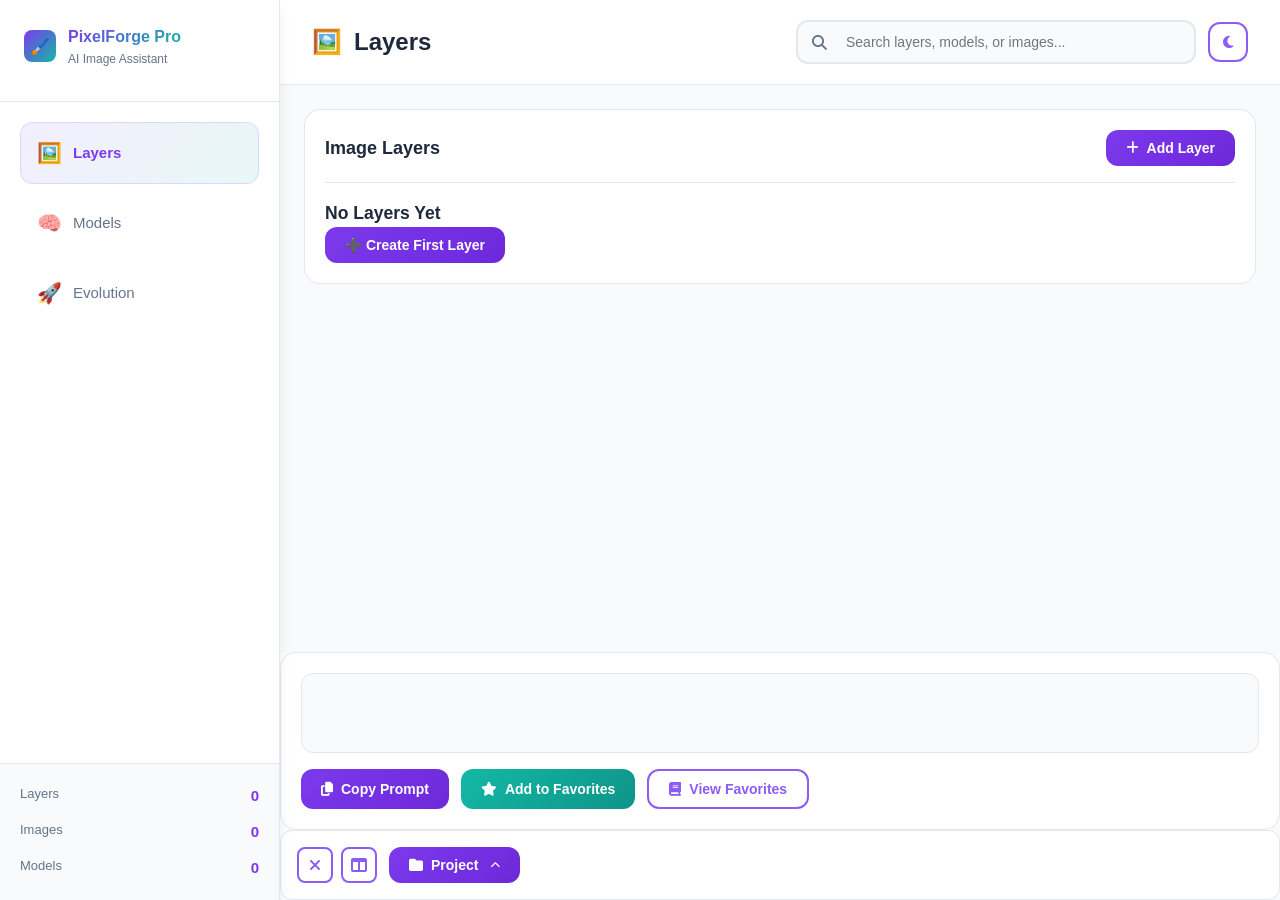
<file: index.html>
<!DOCTYPE html>
<html lang="en">
<head>
    <meta charset="UTF-8">
    <meta name="viewport" content="width=device-width, initial-scale=1.0">
    <title>PixelForge Pro - AI Image Assistant</title>
    <link rel="icon" href="data:image/svg+xml,<svg xmlns=%22http://www.w3.org/2000/svg%22 viewBox=%220 0 100 100%22><text y=%22.9em%22 font-size=%2290%22>🖌️</text></svg>">
    <link rel="stylesheet" href="styles.css">
    <link rel="stylesheet" href="https://cdnjs.cloudflare.com/ajax/libs/font-awesome/6.4.0/css/all.min.css">
</head>
<body>
    <div class="app-container">
        <div class="sidebar-overlay" id="sidebar-overlay"></div>
        <!-- Sidebar -->
        <div class="sidebar" id="sidebar">
            <div class="sidebar-header">
                <div class="logo">
                    <div class="logo-icon">🖌️</div>
                    <div>
                        <div class="logo-text"><span>PixelForge Pro</span></div>
                        <div class="logo-tagline"><span>AI Image Assistant</span></div>
                    </div>
                </div>
                <button class="mobile-close-btn" id="mobile-menu-close">
                    <i class="fas fa-times"></i>
                </button>
            </div>
            
            <div class="nav-menu">
                <div class="nav-item active" data-tab="layers">
                    <div class="icon">🖼️</div>
                    <span>Layers</span>
                </div>
                <div class="nav-item" data-tab="models">
                    <div class="icon">🧠</div>
                    <span>Models</span>
                </div>
                <div class="nav-item" data-tab="evolution">
                    <div class="icon">🚀</div>
                    <span>Evolution</span>
                </div>
            </div>
            
            <div class="quick-stats">
                <div class="stat-item">
                    <span class="stat-label">Layers</span>
                    <span class="stat-value" id="layers-count">0</span>
                </div>
                <div class="stat-item">
                    <span class="stat-label">Images</span>
                    <span class="stat-value" id="images-count">0</span>
                </div>
                <div class="stat-item">
                    <span class="stat-label">Models</span>
                    <span class="stat-value" id="models-count">0</span>
                </div>
            </div>
        </div>
        
        <!-- Main Content -->
        <div class="main-content">
            <div class="top-bar">
                <button class="mobile-menu-btn" id="mobile-menu-toggle">
                    <i class="fas fa-bars"></i>
                </button>
                <div class="page-title">
                    <span class="icon" id="page-icon">🖼️</span>
                    <span id="page-title">Layers</span>
                </div>
                
                <div class="action-buttons">
                    <div class="search-bar">
                        <i class="search-icon fas fa-search"></i>
                        <input type="text" placeholder="Search layers, models, or images..." id="search-input">
                    </div>
                    
                    <button class="btn btn-icon btn-outline" id="theme-toggle">
                        <i class="fas fa-moon"></i>
                    </button>
                </div>
            </div>
            
            <div class="content-area">
                <!-- Layers Tab -->
                <div class="tab-content active" id="layers-tab">
                    <div class="card">
                        <div class="card-header">
                            <h3 class="card-title"><span>Image Layers</span></h3>
                            <button class="btn btn-primary" id="add-layer-btn">
                                <i class="fas fa-plus"></i> <span>Add Layer</span>
                            </button>
                        </div>
                        <div class="layers-list" id="layers-list">
                            <div class="empty-state" style="text-align: center; padding: 60px; color: var(--light-muted);">
                                <div style="font-size: 48px; margin-bottom: 16px;">🖼️</div>
                                <h3 style="margin-bottom: 12px; font-size: 18px;">No Layers Yet</h3>
                                <p style="margin-bottom: 24px;">Create your first layer to start building prompts</p>
                                <button class="btn btn-primary" id="create-first-layer">➕ Create First Layer</button>
                            </div>
                        </div>
                    </div>
                </div>
                
                <!-- Models Tab -->
                <div class="tab-content" id="models-tab">
                    <div class="card h-full">
                        <div class="card-header">
                            <h3 class="card-title"><span>AI Models Library</span></h3>
                            <button class="btn btn-primary" id="add-model-btn">
                                <i class="fas fa-plus"></i> <span>Add Model</span>
                            </button>
                        </div>
                        <div class="models-list-container">
                            <div class="models-list" id="models-list">
                                <div class="empty-state" style="text-align: center; padding: 60px; color: var(--light-muted); width: 100%;">
                                    <div style="font-size: 48px; margin-bottom: 16px;">🧠</div>
                                    <h3 style="margin-bottom: 12px; font-size: 18px;">No AI Models Yet</h3>
                                    <p style="margin-bottom: 24px;">Add your first AI model to get started</p>
                                    <button class="btn btn-primary" id="create-first-model">➕ Add First Model</button>
                                </div>
                            </div>
                        </div>
                    </div>
                </div>
                
                <!-- Evolution Tab -->
                <div class="tab-content" id="evolution-tab">
                    <div class="evolution-container">
                        <div class="platform-preview">
                            <div class="platform-header">
                                <span>🌐 Platform Preview: <strong id="current-platform">Leonardo AI</strong></span>
                                <div class="flex gap-2">
                                    <button class="btn btn-sm btn-outline" id="refresh-platform"><i class="fas fa-redo"></i></button>
                                    <button class="btn btn-sm btn-primary" id="open-platform-tab"><i class="fas fa-external-link-alt"></i></button>
                                </div>
                            </div>
                            <iframe class="platform-frame" id="platform-frame" src="https://leonardo.ai/" frameborder="0"></iframe>
                        </div>
                        
                        <div class="prompt-injection">
                            <div class="card-header" style="padding: 0 0 16px 0; border: none;">
                                <h3 class="card-title">Generated Prompt</h3>
                                <div class="flex gap-2">
                                    <button class="btn btn-sm btn-outline" id="copy-all-prompt"><i class="fas fa-copy"></i></button>
                                    <button class="btn btn-sm btn-outline" id="edit-evolution-prompt-btn"><i class="fas fa-edit"></i></button>
                                </div>
                            </div>
                            <div class="prompt-display" id="evolution-prompt-display">No prompt generated yet.</div>
                            <div class="platform-tags" id="platform-tags-container"></div>
                            <div class="injection-controls">
                                <button class="btn btn-outline" id="optimize-prompt">✨ Optimize</button>
                                <button class="btn btn-sm btn-outline" id="clear-prompt">🗑️</button>
                            </div>
                        </div>
                    </div>
                </div>
            </div>
            
            <!-- Output Section -->
            <div class="output-section" id="main-output-section">
                <div class="output-text" id="output-text"></div>
                <div class="output-buttons">
                    <button class="btn btn-primary" id="copy-prompt-btn"><i class="fas fa-copy"></i> <span>Copy Prompt</span></button>
                    <button class="btn btn-secondary" id="add-favorite-btn"><i class="fas fa-star"></i> <span>Add to Favorites</span></button>
                    <button class="btn btn-outline" id="show-favorites-btn"><i class="fas fa-book"></i> <span>View Favorites</span></button>
                </div>
            </div>
            
            <!-- Control Buttons -->
            <div class="controls">
                <div class="flex gap-2">
                    <button class="btn btn-outline btn-icon-only" id="uncheck-btn" title="Uncheck All"><i class="fas fa-times"></i></button>
                    <button class="btn btn-outline btn-icon-only" id="layout-btn" title="Toggle Layout"><i class="fas fa-columns"></i></button>
                </div>
                
                <div class="compact-menu">
                    <button class="btn btn-primary" id="project-menu-btn">
                        <i class="fas fa-folder"></i> <span>Project</span> <i class="fas fa-chevron-up" style="font-size: 10px; margin-left: 4px;"></i>
                    </button>
                    <div class="compact-menu-content" id="project-menu-content">
                        <button class="btn btn-outline w-full" id="save-btn" style="justify-content: flex-start;">
                            <i class="fas fa-save"></i> <span>Save Project</span>
                        </button>
                        <button class="btn btn-outline w-full" id="load-btn" style="justify-content: flex-start;">
                            <i class="fas fa-folder-open"></i> <span>Load Project</span>
                        </button>
                        <button class="btn btn-outline w-full" id="settings-btn" style="justify-content: flex-start;">
                            <i class="fas fa-cog"></i> <span>Settings</span>
                        </button>
                    </div>
                </div>
            </div>
        </div>
    </div>
    
    <!-- Modals -->
    <div class="modal" id="add-layer-modal">
        <div class="modal-content">
            <div class="modal-header">Add New Layer</div>
            <div class="modal-body">
                <div class="form-group">
                    <label class="form-label">Layer Name:</label>
                    <input type="text" class="form-input" id="layer-name-input" placeholder="Enter layer name">
                </div>
            </div>
            <div class="modal-footer">
                <button class="btn btn-primary" id="save-layer-btn">Add Layer</button>
                <button class="btn btn-outline" id="cancel-layer-btn">Cancel</button>
            </div>
        </div>
    </div>

    <div class="modal" id="add-image-modal">
        <div class="modal-content" style="max-width: 600px;">
            <div class="modal-header">Add Image to Layer</div>
            <div class="modal-body">
                <input type="file" class="hidden" id="image-file-input" accept=".png,.jpg,.jpeg,.webp">
                <div class="form-group">
                    <label class="form-label">Select Image:</label>
                    <button class="btn btn-primary w-full" id="browse-image-btn"><i class="fas fa-folder-open"></i> Browse...</button>
                    <div id="selected-image-name" style="margin-top: 8px; font-size: 13px; color: var(--light-muted);"></div>
                </div>
                <div class="form-group">
                    <label class="form-label">Base Prompt/Description:</label>
                    <input type="text" class="form-input" id="image-prompt-input" placeholder="Enter base description">
                </div>
                <div class="options-section">
                    <div class="flex justify-between items-center mb-4">
                        <h4 class="card-title" style="font-size: 16px;">Variant Options</h4>
                        <button type="button" class="btn btn-sm btn-outline" id="add-option-btn"><i class="fas fa-plus"></i> Add Option</button>
                    </div>
                    <div id="image-options-container"></div>
                </div>
            </div>
            <div class="modal-footer">
                <button class="btn btn-primary" id="save-image-btn">Add Image</button>
                <button class="btn btn-outline" id="cancel-image-btn">Cancel</button>
            </div>
        </div>
    </div>

    <!-- Additional Modals for models, favorites, settings, etc. -->
    <div class="modal" id="add-model-modal">
        <div class="modal-content">
            <div class="modal-header">Add New Model</div>
            <div class="modal-body">
                <div class="form-group">
                    <label class="form-label">Model Name:</label>
                    <input type="text" class="form-input" id="model-name-input" placeholder="e.g. Leonardo Diffusion XL">
                </div>
                <div class="form-group">
                    <label class="form-label">Model Type:</label>
                    <select class="form-select" id="model-type-input">
                        <option value="General">General</option>
                        <option value="Photorealistic">Photorealistic</option>
                        <option value="Anime">Anime</option>
                        <option value="3D/Render">3D/Render</option>
                    </select>
                </div>
                <div class="form-group">
                    <label class="form-label">Preview Image (optional):</label>
                    <input type="file" id="model-image-input" class="hidden" accept="image/*">
                    <button class="btn btn-outline w-full" onclick="document.getElementById('model-image-input').click()">Browse Image</button>
                </div>
            </div>
            <div class="modal-footer">
                <button class="btn btn-primary" id="save-model-btn">Add Model</button>
                <button class="btn btn-outline" id="cancel-model-btn">Cancel</button>
            </div>
        </div>
    </div>
    <div class="modal" id="favorites-modal">...</div>
    <div class="modal" id="settings-modal">
        <div class="modal-content">
            <div class="modal-header">Settings</div>
            <div class="modal-body">
                <div class="form-group">
                    <label class="form-label" style="display: flex; align-items: center; gap: 12px;">
                        <input type="checkbox" class="form-input" id="dark-mode-toggle" style="width: auto;">
                        <span>🌙 Dark Mode</span>
                    </label>
                </div>
            </div>
            <div class="modal-footer">
                <button class="btn btn-outline" id="close-settings-btn">Close</button>
            </div>
        </div>
    </div>

    <!-- Hidden inputs and context menus -->
    <input type="file" class="hidden" id="json-file-input" accept=".json">
    <div class="context-menu" id="image-context-menu">...</div>

    <script src="app.js"></script>
</body>
</html>
</file>
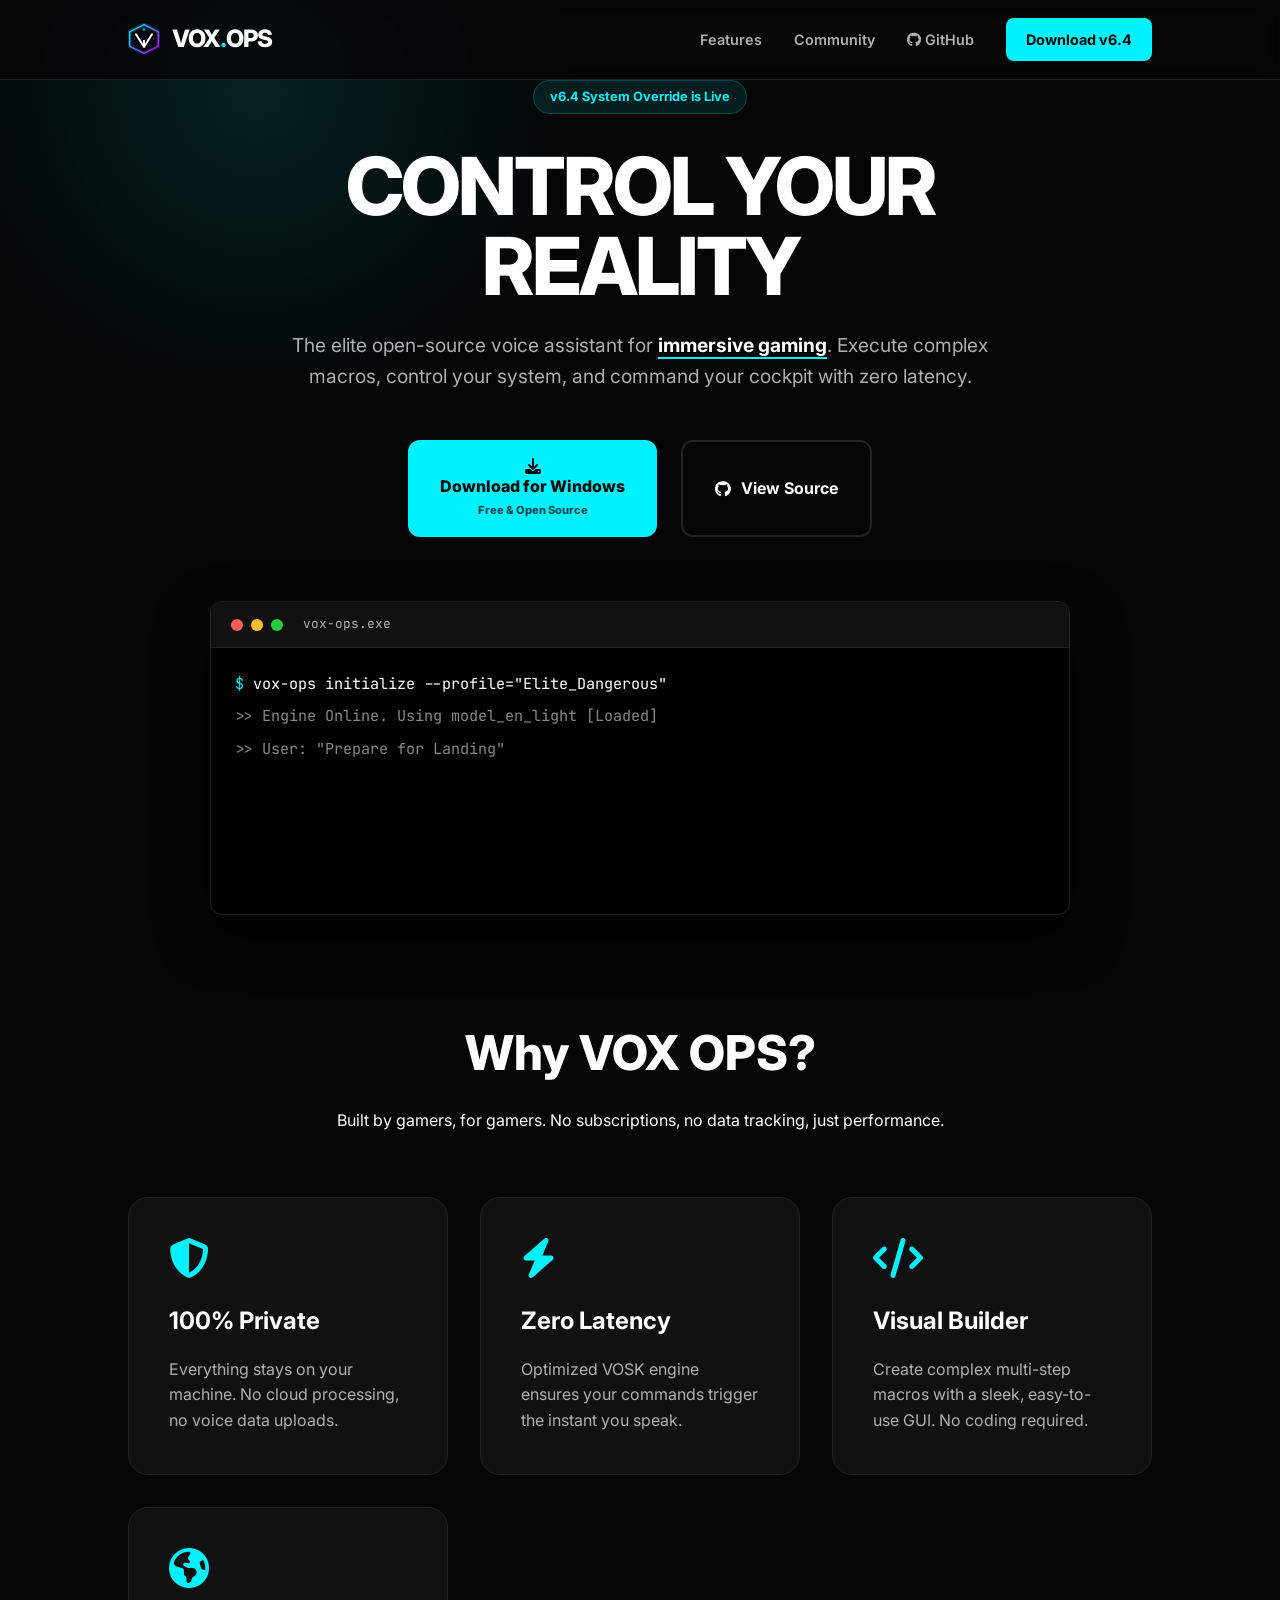
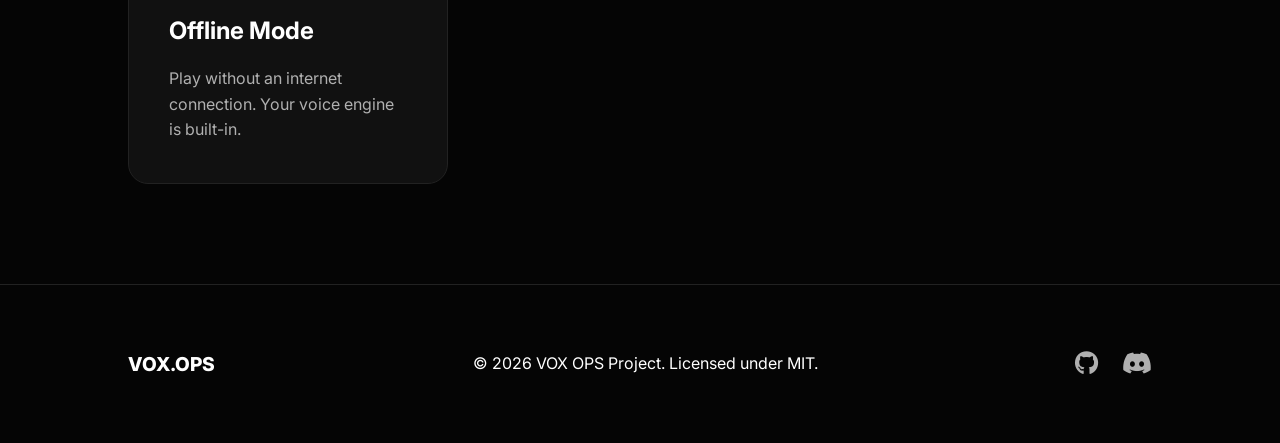
<file: docs/index.html>
<!DOCTYPE html>
<html lang="en">
<head>
    <meta charset="UTF-8">
    <meta name="viewport" content="width=device-width, initial-scale=1.0">
    <title>VOX OPS - The Next-Gen Voice Engine</title>
    
    <!-- SEO & Metadata -->
    <meta name="description" content="VOX OPS is a free, open-source, privacy-first AI voice assistant for gamers. Control your PC with zero latency, offline recognition, and custom macros.">
    <meta name="keywords" content="voice control, gaming voice ai, open source, privacy focused, offline speech recognition, elite dangerous voice attack alternative, star citizen voice commands, low latency voice macro, vox ops, voice ops, python voice assistant">
    <meta name="author" content="milak-web">
    <meta name="robots" content="index, follow">
    
    <!-- Open Graph / Social Media -->
    <meta property="og:title" content="VOX OPS: Control Your Reality">
    <meta property="og:description" content="The offline, privacy-first AI voice assistant designed for gamers. Zero latency. 100% Free.">
    <meta property="og:type" content="website">
    <meta property="og:url" content="https://milak-web.github.io/vox-ops/">
    
    <!-- Schema.org Structured Data -->
    <script type="application/ld+json">
    {
      "@context": "https://schema.org",
      "@type": "SoftwareApplication",
      "name": "VOX OPS",
      "operatingSystem": "Windows",
      "applicationCategory": "GameApplication",
      "offers": {
        "@type": "Offer",
        "price": "0",
        "priceCurrency": "USD"
      },
      "description": "VOX OPS is a free, open-source, offline AI voice assistant for gaming. Control Elite Dangerous, Star Citizen, and Windows with zero latency voice commands.",
      "author": {
        "@type": "Person",
        "name": "milak-web"
      },
      "downloadUrl": "https://github.com/milak-web/vox-ops/releases/download/v6.4/VOX_OPS.exe"
    }
    </script>
    
    <link rel="icon" type="image/svg+xml" href="favicon.svg">
    <link rel="stylesheet" href="styles.css">
    <link rel="stylesheet" href="animation.css">
    <link href="https://fonts.googleapis.com/css2?family=Inter:wght@400;600;800&family=JetBrains+Mono:wght@400;700&display=swap" rel="stylesheet">
    <link rel="stylesheet" href="https://cdnjs.cloudflare.com/ajax/libs/font-awesome/6.4.0/css/all.min.css">
</head>
<body>

    <div class="background-glow"></div>

    <!-- NAV -->
    <nav class="navbar">
        <div class="logo">
            <img src="logo.svg" alt="VOX OPS Logo" class="logo-img">
            VOX<span class="dot">.</span>OPS
        </div>
        <div class="nav-links">
            <a href="#features">Features</a>
            <a href="#community">Community</a>
            <a href="https://github.com/milak-web/vox-ops" target="_blank"><i class="fab fa-github"></i> GitHub</a>
            <a href="https://github.com/milak-web/vox-ops/releases/download/v6.4/VOX_OPS.exe" class="btn-nav">Download v6.4</a>
        </div>
    </nav>

    <!-- HERO -->
    <section class="hero">
        <div class="hero-content">
            <div class="badge">v6.4 System Override is Live</div>
            <h1 class="glitch" data-text="CONTROL YOUR REALITY">CONTROL YOUR REALITY</h1>
            <p class="subtitle">The elite open-source voice assistant for <span class="highlight">immersive gaming</span>. Execute complex macros, control your system, and command your cockpit with zero latency.</p>
            
            <div class="cta-group">
                <a href="https://github.com/milak-web/vox-ops/releases/download/v6.4/VOX_OPS.exe" class="btn-primary">
                    <i class="fas fa-download"></i> Download for Windows
                    <span class="btn-subtext">Free & Open Source</span>
                </a>
                <a href="https://github.com/milak-web/vox-ops" target="_blank" class="btn-secondary">
                    <i class="fab fa-github"></i> View Source
                </a>
            </div>

            <div class="terminal-preview">
                <div class="terminal-header">
                    <div class="dots">
                        <span class="circle red"></span>
                        <span class="circle yellow"></span>
                        <span class="circle green"></span>
                    </div>
                    <div class="terminal-title">vox-ops.exe</div>
                </div>
                <div class="terminal-body">
                    <p><span class="prompt">$</span> vox-ops initialize --profile="Elite_Dangerous"</p>
                    <p class="output">>> Engine Online. Using model_en_light [Loaded]</p>
                    <p class="output">>> User: "Prepare for Landing"</p>
                    <p class="output">>> Action: Deploying Landing Gear... <span class="success">[OK]</span></p>
                    <p class="output">>> Action: Requesting Docking Permission... <span class="success">[SENT]</span></p>
                    <p class="output">>> User: "Full Power to Engines"</p>
                    <p class="output">>> Action: Executing Pips Macro [4-2-0] <span class="highlight">SPEED READY</span></p>
                </div>
            </div>
        </div>
    </section>

    <!-- FEATURES -->
    <section id="features" class="features">
        <div class="section-header">
            <h2>Why VOX OPS?</h2>
            <p>Built by gamers, for gamers. No subscriptions, no data tracking, just performance.</p>
        </div>
        <div class="feature-grid">
            <div class="feature-card">
                <i class="fas fa-shield-alt"></i>
                <h3>100% Private</h3>
                <p>Everything stays on your machine. No cloud processing, no voice data uploads.</p>
            </div>
            <div class="feature-card">
                <i class="fas fa-bolt"></i>
                <h3>Zero Latency</h3>
                <p>Optimized VOSK engine ensures your commands trigger the instant you speak.</p>
            </div>
            <div class="feature-card">
                <i class="fas fa-code"></i>
                <h3>Visual Builder</h3>
                <p>Create complex multi-step macros with a sleek, easy-to-use GUI. No coding required.</p>
            </div>
            <div class="feature-card">
                <i class="fas fa-globe-americas"></i>
                <h3>Offline Mode</h3>
                <p>Play without an internet connection. Your voice engine is built-in.</p>
            </div>
        </div>
    </section>

    <!-- FOOTER -->
    <footer>
        <div class="footer-content">
            <div class="footer-logo">VOX<span>.</span>OPS</div>
            <p>© 2026 VOX OPS Project. Licensed under MIT.</p>
            <div class="social-links">
                <a href="https://github.com/milak-web/vox-ops"><i class="fab fa-github"></i></a>
                <a href="#"><i class="fab fa-discord"></i></a>
            </div>
        </div>
    </footer>

    <script src="script.js"></script>
</body>
</html>
</file>
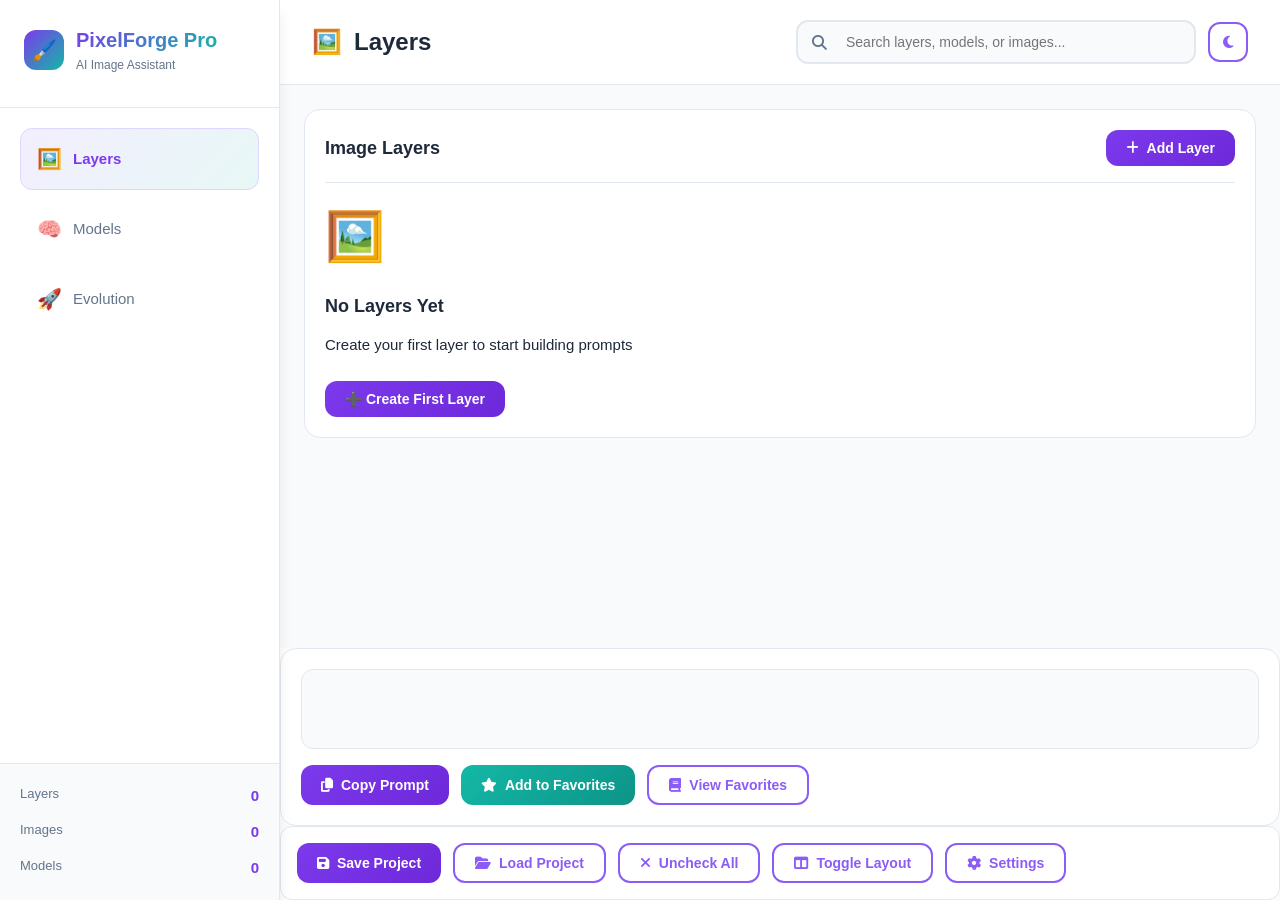
<file: AI IMG assisst.html>
<!DOCTYPE html>
<html lang="en">
<head>
    <meta charset="UTF-8">
    <meta name="viewport" content="width=device-width, initial-scale=1.0">
    <title>PixelForge Pro - AI Image Assistant</title>
    <style>
        * {
            margin: 0;
            padding: 0;
            box-sizing: border-box;
            font-family: 'Inter', -apple-system, BlinkMacSystemFont, 'Segoe UI', sans-serif;
            -webkit-font-smoothing: antialiased;
            -moz-osx-font-smoothing: grayscale;
            text-rendering: optimizeLegibility;
            font-smooth: always;
        }

        :root {
            /* Professional Color Scheme - Deep Purple & Teal */
            --primary-50: #f5f3ff;
            --primary-100: #ede9fe;
            --primary-200: #ddd6fe;
            --primary-300: #c4b5fd;
            --primary-400: #a78bfa;
            --primary-500: #8b5cf6;
            --primary-600: #7c3aed;
            --primary-700: #6d28d9;
            --primary-800: #5b21b6;
            --primary-900: #4c1d95;
            
            --secondary-50: #f0fdfa;
            --secondary-100: #ccfbf1;
            --secondary-200: #99f6e4;
            --secondary-300: #5eead4;
            --secondary-400: #2dd4bf;
            --secondary-500: #14b8a6;
            --secondary-600: #0d9488;
            --secondary-700: #0f766e;
            --secondary-800: #115e59;
            --secondary-900: #134e4a;
            
            --dark-bg: #0f172a;
            --dark-surface: #1e293b;
            --dark-card: #334155;
            --dark-border: #475569;
            --dark-text: #f1f5f9;
            --dark-muted: #94a3b8;
            
            --light-bg: #ffffff;
            --light-surface: #f8fafc;
            --light-card: #ffffff;
            --light-border: #e2e8f0;
            --light-text: #1e293b;
            --light-muted: #64748b;
            
            --success: #10b981;
            --warning: #f59e0b;
            --error: #ef4444;
            --info: #3b82f6;
            
            --shadow-sm: 0 1px 2px 0 rgba(0, 0, 0, 0.05);
            --shadow: 0 4px 6px -1px rgba(0, 0, 0, 0.1);
            --shadow-md: 0 10px 15px -3px rgba(0, 0, 0, 0.1);
            --shadow-lg: 0 20px 25px -5px rgba(0, 0, 0, 0.1);
            --shadow-xl: 0 25px 50px -12px rgba(0, 0, 0, 0.25);
            
            --radius-sm: 8px;
            --radius: 12px;
            --radius-lg: 16px;
            --radius-xl: 24px;
            
            --transition: all 0.3s cubic-bezier(0.4, 0, 0.2, 1);
        }

        body {
            background: var(--light-bg);
            color: var(--light-text);
            line-height: 1.6;
            font-size: 15px;
            overflow: hidden;
            transition: var(--transition);
            text-rendering: geometricPrecision;
        }

        body.dark-theme {
            background: var(--dark-bg);
            color: var(--dark-text);
        }

        .app-container {
            display: flex;
            height: 100vh;
            background: linear-gradient(135deg, 
                var(--light-bg) 0%, 
                var(--light-surface) 100%);
        }

        .dark-theme .app-container {
            background: linear-gradient(135deg, 
                var(--dark-bg) 0%, 
                var(--dark-surface) 100%);
        }

        /* Sidebar */
        .sidebar {
            width: 280px;
            background: var(--light-card);
            border-right: 1px solid var(--light-border);
            display: flex;
            flex-direction: column;
            transition: var(--transition);
            box-shadow: var(--shadow-md);
            z-index: 100;
        }

        .dark-theme .sidebar {
            background: var(--dark-card);
            border-right-color: var(--dark-border);
        }

        .sidebar-header {
            padding: 24px;
            border-bottom: 1px solid var(--light-border);
        }

        .dark-theme .sidebar-header {
            border-bottom-color: var(--dark-border);
        }

        .logo {
            display: flex;
            align-items: center;
            gap: 12px;
            margin-bottom: 8px;
        }

        .logo-icon {
            width: 40px;
            height: 40px;
            background: linear-gradient(135deg, var(--primary-600), var(--secondary-500));
            border-radius: var(--radius);
            display: flex;
            align-items: center;
            justify-content: center;
            font-size: 20px;
            color: white;
        }

        .logo-text {
            font-size: 20px;
            font-weight: 700;
            background: linear-gradient(135deg, var(--primary-600), var(--secondary-500));
            -webkit-background-clip: text;
            -webkit-text-fill-color: transparent;
            background-clip: text;
            text-shadow: none;
            -webkit-font-smoothing: antialiased;
        }

        .logo-tagline {
            font-size: 12px;
            color: var(--light-muted);
            font-weight: 500;
        }

        .dark-theme .logo-tagline {
            color: var(--dark-muted);
        }

        .nav-menu {
            padding: 20px;
            flex: 1;
            display: flex;
            flex-direction: column;
            gap: 8px;
        }

        .nav-item {
            display: flex;
            align-items: center;
            gap: 12px;
            padding: 14px 16px;
            border-radius: var(--radius);
            color: var(--light-muted);
            text-decoration: none;
            transition: var(--transition);
            cursor: pointer;
            border: 1px solid transparent;
            user-select: none;
        }

        .nav-item:hover {
            background: var(--light-surface);
            color: var(--primary-600);
            transform: translateX(4px);
        }

        .dark-theme .nav-item:hover {
            background: var(--dark-surface);
            color: var(--primary-400);
        }

        .nav-item.active {
            background: linear-gradient(135deg, 
                rgba(139, 92, 246, 0.1), 
                rgba(20, 184, 166, 0.1));
            color: var(--primary-600);
            border-color: var(--primary-200);
            font-weight: 600;
        }

        .dark-theme .nav-item.active {
            background: linear-gradient(135deg, 
                rgba(139, 92, 246, 0.2), 
                rgba(20, 184, 166, 0.2));
            color: var(--primary-400);
            border-color: var(--primary-800);
        }

        .nav-item .icon {
            font-size: 20px;
            width: 24px;
            text-align: center;
        }

        .quick-stats {
            padding: 20px;
            border-top: 1px solid var(--light-border);
            background: var(--light-surface);
        }

        .dark-theme .quick-stats {
            border-top-color: var(--dark-border);
            background: var(--dark-surface);
        }

        .stat-item {
            display: flex;
            justify-content: space-between;
            margin-bottom: 12px;
        }

        .stat-item:last-child {
            margin-bottom: 0;
        }

        .stat-label {
            color: var(--light-muted);
            font-size: 13px;
        }

        .dark-theme .stat-label {
            color: var(--dark-muted);
        }

        .stat-value {
            font-weight: 600;
            color: var(--primary-600);
        }

        .dark-theme .stat-value {
            color: var(--primary-400);
        }

        /* Main Content */
        .main-content {
            flex: 1;
            display: flex;
            flex-direction: column;
            overflow: hidden;
        }

        .top-bar {
            padding: 20px 32px;
            background: var(--light-card);
            border-bottom: 1px solid var(--light-border);
            display: flex;
            justify-content: space-between;
            align-items: center;
            box-shadow: var(--shadow-sm);
        }

        .dark-theme .top-bar {
            background: var(--dark-card);
            border-bottom-color: var(--dark-border);
        }

        .page-title {
            font-size: 24px;
            font-weight: 700;
            display: flex;
            align-items: center;
            gap: 12px;
        }

        .page-title .icon {
            color: var(--primary-500);
        }

        .action-buttons {
            display: flex;
            gap: 12px;
            align-items: center;
        }

        /* Search Bar */
        .search-bar {
            position: relative;
            width: 400px;
        }

        .search-bar input {
            width: 100%;
            padding: 12px 48px 12px 48px;
            background: var(--light-surface);
            border: 2px solid var(--light-border);
            border-radius: var(--radius);
            font-size: 14px;
            transition: var(--transition);
            color: var(--light-text);
        }

        .dark-theme .search-bar input {
            background: var(--dark-surface);
            border-color: var(--dark-border);
            color: var(--dark-text);
        }

        .search-bar input:focus {
            outline: none;
            border-color: var(--primary-500);
            box-shadow: 0 0 0 3px rgba(139, 92, 246, 0.1);
        }

        .dark-theme .search-bar input:focus {
            box-shadow: 0 0 0 3px rgba(139, 92, 246, 0.2);
        }

        .search-icon {
            position: absolute;
            left: 16px;
            top: 50%;
            transform: translateY(-50%);
            color: var(--light-muted);
        }

        .dark-theme .search-icon {
            color: var(--dark-muted);
        }

        /* Button Styles */
        .btn {
            padding: 10px 20px;
            border-radius: var(--radius);
            border: none;
            font-weight: 600;
            font-size: 14px;
            cursor: pointer;
            transition: var(--transition);
            display: inline-flex;
            align-items: center;
            gap: 8px;
            white-space: nowrap;
            background: none;
        }

        .btn-primary {
            background: linear-gradient(135deg, var(--primary-600), var(--primary-700));
            color: white !important;
        }

        .btn-primary:hover {
            transform: translateY(-2px);
            box-shadow: var(--shadow);
        }

        .btn-secondary {
            background: linear-gradient(135deg, var(--secondary-500), var(--secondary-600));
            color: white !important;
        }

        .btn-outline {
            background: transparent;
            border: 2px solid var(--primary-500);
            color: var(--primary-500) !important;
        }

        .dark-theme .btn-outline {
            color: var(--primary-400) !important;
            border-color: var(--primary-400);
        }

        .btn-outline:hover {
            background: var(--primary-500);
            color: white !important;
        }

        .dark-theme .btn-outline:hover {
            background: var(--primary-600);
        }

        .btn-sm {
            padding: 6px 12px;
            font-size: 13px;
        }

        .btn-icon {
            padding: 10px;
            width: 40px;
            height: 40px;
            justify-content: center;
        }

        /* Content Area */
        .content-area {
            flex: 1;
            padding: 24px;
            overflow: auto;
            background: var(--light-surface);
        }

        .dark-theme .content-area {
            background: var(--dark-surface);
        }

        /* Tab Content */
        .tab-content {
            display: none;
            animation: fadeIn 0.3s ease;
        }

        .tab-content.active {
            display: flex;
            flex-direction: column;
            gap: 20px;
        }

        @keyframes fadeIn {
            from { opacity: 0; transform: translateY(10px); }
            to { opacity: 1; transform: translateY(0); }
        }

        /* Cards */
        .card {
            background: var(--light-card);
            border-radius: var(--radius-lg);
            border: 1px solid var(--light-border);
            padding: 20px;
            transition: var(--transition);
            -webkit-font-smoothing: antialiased;
            text-shadow: 0 0 1px rgba(0,0,0,0.01);
        }

        .dark-theme .card {
            background: var(--dark-card);
            border-color: var(--dark-border);
        }

        .card-header {
            display: flex;
            justify-content: space-between;
            align-items: center;
            margin-bottom: 16px;
            padding-bottom: 16px;
            border-bottom: 1px solid var(--light-border);
        }

        .dark-theme .card-header {
            border-bottom-color: var(--dark-border);
        }

        .card-title {
            font-size: 18px;
            font-weight: 600;
            color: var(--light-text);
        }

        .dark-theme .card-title {
            color: var(--dark-text);
        }

        /* Layers List */
        .layers-list {
            display: flex;
            flex-direction: column;
            gap: 16px;
        }

        .layer-item {
            background: var(--light-card);
            border: 2px solid var(--light-border);
            border-radius: var(--radius);
            overflow: hidden;
            transition: var(--transition);
        }

        .dark-theme .layer-item {
            background: var(--dark-card);
            border-color: var(--dark-border);
        }

        .layer-item:hover {
            border-color: var(--primary-500);
            box-shadow: var(--shadow);
        }

        .layer-header {
            padding: 16px;
            background: var(--light-card);
            display: flex;
            justify-content: space-between;
            align-items: center;
            border-bottom: 1px solid var(--light-border);
        }

        .dark-theme .layer-header {
            background: var(--dark-card);
            border-bottom-color: var(--dark-border);
        }

        .layer-name {
            font-weight: 600;
            font-size: 16px;
            color: var(--primary-600);
            cursor: pointer;
            display: flex;
            align-items: center;
            gap: 8px;
        }

        .dark-theme .layer-name {
            color: var(--primary-400);
        }

        .layer-images-container {
            overflow-x: auto;
            padding: 16px;
            background: var(--light-surface);
            min-height: 140px;
        }

        .dark-theme .layer-images-container {
            background: var(--dark-surface);
        }

        .layer-images {
            display: flex;
            gap: 12px;
            align-items: flex-start;
            padding: 4px;
        }

        /* Image Frame */
        .image-frame {
            display: flex;
            flex-direction: column;
            align-items: center;
            padding: 12px;
            border: 2px solid var(--light-border);
            border-radius: var(--radius);
            background: var(--light-card);
            cursor: pointer;
            transition: var(--transition);
            position: relative;
            flex-shrink: 0;
            min-width: 120px;
        }

        .image-frame:hover {
            transform: translateY(-2px);
            border-color: var(--primary-500);
            box-shadow: var(--shadow);
        }

        .dark-theme .image-frame {
            background: var(--dark-card);
            border-color: var(--dark-border);
        }

        .image-frame.selected {
            border-color: var(--primary-500);
            background: linear-gradient(135deg, 
                rgba(139, 92, 246, 0.1), 
                rgba(20, 184, 166, 0.1));
        }

        .image-frame.has-options::before {
            content: "⚙️";
            position: absolute;
            top: 8px;
            left: 8px;
            font-size: 12px;
            z-index: 3;
            background: rgba(255, 255, 255, 0.8);
            border-radius: 50%;
            width: 20px;
            height: 20px;
            display: flex;
            align-items: center;
            justify-content: center;
        }

        .dark-theme .image-frame.has-options::before {
            background: rgba(0, 0, 0, 0.8);
        }

        .image-title {
            margin-bottom: 8px;
            font-size: 13px;
            font-weight: 500;
            text-align: center;
            word-break: break-word;
            max-width: 100%;
            overflow: hidden;
            text-overflow: ellipsis;
            white-space: nowrap;
            padding: 0 4px;
            color: var(--light-text);
        }

        .dark-theme .image-title {
            color: var(--dark-text);
        }

        .image-container {
            display: flex;
            align-items: center;
            justify-content: center;
            position: relative;
            overflow: visible; /* allow dropdown to appear */
            border-radius: var(--radius-sm);
            max-width: 180px;
        }

        .image-container img {
            max-width: 180px;
            max-height: 180px;
            width: auto;
            height: auto;
            display: block;
            transition: transform 0.3s ease;
        }

        .image-container img:hover {
            transform: scale(1.02);
        }

        /* Dropdown menu - appears on hover, compact, no overflow */
        .image-options-dropdown {
            position: absolute;
            bottom: 8px;
            left: 8px;
            right: 8px;
            background: var(--light-card);
            border: 1px solid var(--light-border);
            border-radius: var(--radius-sm);
            padding: 6px;
            z-index: 10;
            display: none;
            flex-direction: column;
            gap: 4px;
            box-shadow: var(--shadow-md);
            max-width: calc(100% - 16px);
            max-height: 120px;
            overflow-y: auto;
        }

        .dark-theme .image-options-dropdown {
            background: var(--dark-card);
            border-color: var(--dark-border);
        }

        .image-frame:hover .image-options-dropdown {
            display: flex;
        }

        .option-select {
            width: 100%;
            padding: 4px 8px;
            border: 1px solid var(--light-border);
            border-radius: 4px;
            background: var(--light-surface);
            color: var(--light-text);
            font-size: 11px;
            cursor: pointer;
            transition: var(--transition);
        }

        .option-select:hover {
            border-color: var(--primary-500);
        }

        .dark-theme .option-select {
            background: var(--dark-surface);
            color: var(--dark-text);
            border-color: var(--dark-border);
        }

        .option-label {
            font-size: 10px;
            color: var(--light-muted);
            margin-bottom: 2px;
            font-weight: 500;
        }

        .dark-theme .option-label {
            color: var(--dark-muted);
        }

        /* Current selection indicator - small and subtle */
        .current-selection {
            font-size: 10px;
            color: var(--primary-500);
            margin-top: 2px;
            white-space: nowrap;
            overflow: hidden;
            text-overflow: ellipsis;
            max-width: 100%;
        }

        .star-btn {
            position: absolute;
            top: 8px;
            right: 8px;
            cursor: pointer;
            font-size: 20px;
            color: var(--light-muted);
            z-index: 2;
            background: var(--light-card);
            border-radius: 50%;
            width: 28px;
            height: 28px;
            display: flex;
            align-items: center;
            justify-content: center;
            opacity: 0.9;
            transition: var(--transition);
            border: 2px solid var(--light-border);
        }

        .star-btn:hover {
            transform: scale(1.1);
        }

        .star-btn.favorite {
            color: #fbbf24;
            border-color: #fbbf24;
            background: rgba(251, 191, 36, 0.1);
        }

        .dark-theme .star-btn {
            color: var(--dark-muted);
            background: var(--dark-card);
            border-color: var(--dark-border);
        }

        /* Models Container */
        .models-container {
            display: flex;
            flex-direction: column;
            height: 100%;
        }

        .models-list-container {
            flex: 1;
            overflow-x: auto;
            padding: 20px;
            background: var(--light-surface);
        }

        .dark-theme .models-list-container {
            background: var(--dark-surface);
        }

        .models-list {
            display: flex;
            gap: 20px;
            min-height: 280px;
        }

        .model-frame {
            width: 200px;
            height: 280px;
            background: var(--light-card);
            border: 2px solid var(--light-border);
            border-radius: var(--radius);
            padding: 16px;
            display: flex;
            flex-direction: column;
            position: relative;
            flex-shrink: 0;
            transition: var(--transition);
        }

        .model-frame:hover {
            transform: translateY(-2px);
            border-color: var(--primary-500);
            box-shadow: var(--shadow);
        }

        .dark-theme .model-frame {
            background: var(--dark-card);
            border-color: var(--dark-border);
        }

        .model-image-container {
            height: 140px;
            display: flex;
            align-items: center;
            justify-content: center;
            margin-bottom: 16px;
            overflow: hidden;
            border-radius: var(--radius-sm);
            background: var(--light-surface);
        }

        .dark-theme .model-image-container {
            background: var(--dark-surface);
        }

        .model-image-container img {
            max-width: 100%;
            max-height: 100%;
            object-fit: contain;
        }

        .model-info {
            flex: 1;
            display: flex;
            flex-direction: column;
            gap: 8px;
        }

        .model-name {
            font-weight: 600;
            font-size: 16px;
            word-break: break-word;
            color: var(--light-text);
        }

        .dark-theme .model-name {
            color: var(--dark-text);
        }

        .model-version {
            font-size: 13px;
            color: var(--light-muted);
            font-weight: 500;
        }

        .model-type {
            font-size: 12px;
            color: var(--primary-600);
            font-weight: 500;
            padding: 4px 12px;
            background: rgba(139, 92, 246, 0.1);
            border-radius: 20px;
            display: inline-block;
            width: fit-content;
        }

        .dark-theme .model-version {
            color: var(--dark-muted);
        }

        .dark-theme .model-type {
            color: var(--primary-400);
            background: rgba(139, 92, 246, 0.2);
        }

        /* Evolution Container */
        .evolution-container {
            display: grid;
            grid-template-columns: 2fr 1fr;
            gap: 20px;
            height: calc(100vh - 140px);
        }

        @media (max-width: 1200px) {
            .evolution-container {
                grid-template-columns: 1fr;
            }
        }

        .platform-preview {
            background: var(--light-card);
            border-radius: var(--radius-lg);
            border: 1px solid var(--light-border);
            overflow: hidden;
            display: flex;
            flex-direction: column;
            position: relative;
        }

        .dark-theme .platform-preview {
            background: var(--dark-card);
            border-color: var(--dark-border);
        }

        .platform-header {
            padding: 16px;
            background: var(--light-card);
            border-bottom: 1px solid var(--light-border);
            display: flex;
            justify-content: space-between;
            align-items: center;
        }

        .dark-theme .platform-header {
            background: var(--dark-card);
            border-bottom-color: var(--dark-border);
        }

        .platform-frame {
            flex: 1;
            border: none;
            width: 100%;
            background: white;
        }

        .dark-theme .platform-frame {
            background: #1a1a1a;
        }

        .iframe-error {
            position: absolute;
            top: 0;
            left: 0;
            right: 0;
            bottom: 0;
            display: flex;
            flex-direction: column;
            align-items: center;
            justify-content: center;
            background: var(--light-surface);
            color: var(--light-text);
            text-align: center;
            padding: 20px;
            z-index: 10;
        }

        .dark-theme .iframe-error {
            background: var(--dark-surface);
            color: var(--dark-text);
        }

        .prompt-injection {
            background: var(--light-card);
            border-radius: var(--radius-lg);
            border: 1px solid var(--light-border);
            padding: 20px;
            display: flex;
            flex-direction: column;
            height: 100%;
        }

        .dark-theme .prompt-injection {
            background: var(--dark-card);
            border-color: var(--dark-border);
        }

        .prompt-display {
            flex: 1;
            background: var(--light-surface);
            border: 1px solid var(--light-border);
            border-radius: var(--radius);
            padding: 16px;
            min-height: 200px;
            max-height: 400px;
            overflow-y: auto;
            font-family: 'Monaco', 'Menlo', 'Ubuntu Mono', monospace;
            font-size: 14px;
            line-height: 1.5;
            white-space: pre-wrap;
            word-wrap: break-word;
            margin-bottom: 16px;
        }

        .dark-theme .prompt-display {
            background: var(--dark-surface);
            border-color: var(--dark-border);
        }

        .injection-controls {
            display: flex;
            gap: 12px;
            flex-wrap: wrap;
            margin-top: auto;
        }

        /* Output Section - Hidden in Evolution Tab */
        .output-section {
            background: var(--light-card);
            border: 1px solid var(--light-border);
            border-radius: var(--radius-lg);
            padding: 20px;
        }

        .dark-theme .output-section {
            background: var(--dark-card);
            border-color: var(--dark-border);
        }

        .output-text {
            min-height: 80px;
            padding: 16px;
            background: var(--light-surface);
            border: 1px solid var(--light-border);
            border-radius: var(--radius);
            margin-bottom: 16px;
            overflow-y: auto;
            word-break: break-word;
            font-size: 14px;
            line-height: 1.5;
        }

        .dark-theme .output-text {
            background: var(--dark-surface);
            border-color: var(--dark-border);
        }

        .output-buttons {
            display: flex;
            gap: 12px;
            flex-wrap: wrap;
        }

        /* Controls */
        .controls {
            display: flex;
            gap: 12px;
            flex-wrap: wrap;
            padding: 16px;
            background: var(--light-card);
            border-radius: var(--radius);
            border: 1px solid var(--light-border);
            margin-top: auto;
        }

        .dark-theme .controls {
            background: var(--dark-card);
            border-color: var(--dark-border);
        }

        /* Platform Tags */
        .platform-tags {
            display: flex;
            gap: 8px;
            flex-wrap: wrap;
            margin-bottom: 16px;
        }

        .platform-tag {
            padding: 6px 12px;
            background: linear-gradient(135deg, var(--primary-500), var(--secondary-400));
            color: white;
            border-radius: 20px;
            font-size: 12px;
            font-weight: 600;
            cursor: pointer;
            transition: var(--transition);
            display: flex;
            align-items: center;
        }

        .platform-tag:hover {
            transform: scale(1.05);
            box-shadow: var(--shadow);
        }

        .platform-tag.active {
            background: linear-gradient(135deg, var(--success), #059669);
            box-shadow: var(--shadow);
        }

        .platform-tag.add-platform-btn {
            background: linear-gradient(135deg, var(--success), var(--info));
        }

        .delete-platform-btn {
            margin-left: 4px;
            color: white;
            cursor: pointer;
            font-weight: bold;
            opacity: 0.8;
            transition: var(--transition);
        }

        .delete-platform-btn:hover {
            opacity: 1;
            transform: scale(1.2);
            color: var(--error);
        }

        /* Modals */
        .modal {
            display: none;
            position: fixed;
            top: 0;
            left: 0;
            width: 100%;
            height: 100%;
            background-color: rgba(0, 0, 0, 0.7);
            z-index: 1000;
            align-items: center;
            justify-content: center;
            backdrop-filter: blur(4px);
        }

        .modal.active {
            display: flex;
        }

        .modal-content {
            background: var(--light-card);
            border-radius: var(--radius-lg);
            padding: 24px;
            max-width: 500px;
            width: 90%;
            max-height: 80vh;
            overflow-y: auto;
            border: 2px solid var(--light-border);
            box-shadow: var(--shadow-xl);
        }

        .dark-theme .modal-content {
            background: var(--dark-card);
            border-color: var(--dark-border);
            box-shadow: var(--shadow-xl);
        }

        .modal-header {
            font-size: 20px;
            font-weight: 700;
            margin-bottom: 20px;
            padding-bottom: 12px;
            border-bottom: 2px solid var(--light-border);
            color: var(--primary-600);
        }

        .dark-theme .modal-header {
            border-bottom-color: var(--dark-border);
            color: var(--primary-400);
        }

        .modal-footer {
            display: flex;
            gap: 12px;
            justify-content: flex-end;
            margin-top: 20px;
        }

        /* Form Elements */
        .form-group {
            margin-bottom: 20px;
        }

        .form-label {
            display: block;
            margin-bottom: 8px;
            font-weight: 600;
            color: var(--light-text);
        }

        .dark-theme .form-label {
            color: var(--dark-text);
        }

        .form-input, .form-textarea, .form-select {
            width: 100%;
            padding: 12px;
            border: 2px solid var(--light-border);
            border-radius: var(--radius);
            background: var(--light-surface);
            color: var(--light-text);
            font-size: 14px;
            transition: var(--transition);
        }

        .form-input:focus, .form-textarea:focus, .form-select:focus {
            outline: none;
            border-color: var(--primary-500);
            box-shadow: 0 0 0 3px rgba(139, 92, 246, 0.1);
        }

        .dark-theme .form-input,
        .dark-theme .form-textarea,
        .dark-theme .form-select {
            border-color: var(--dark-border);
            background: var(--dark-surface);
            color: var(--dark-text);
        }

        .form-textarea {
            min-height: 100px;
            resize: vertical;
        }

        .options-section {
            border: 2px solid var(--light-border);
            border-radius: var(--radius);
            padding: 16px;
            margin-top: 16px;
            background: var(--light-surface);
        }

        .dark-theme .options-section {
            border-color: var(--dark-border);
            background: var(--dark-surface);
        }

        .option-item {
            background: var(--light-card);
            border: 1px solid var(--light-border);
            border-radius: var(--radius-sm);
            padding: 12px;
            margin-bottom: 12px;
        }

        .dark-theme .option-item {
            background: var(--dark-card);
            border-color: var(--dark-border);
        }

        .option-header {
            display: flex;
            justify-content: space-between;
            align-items: center;
            margin-bottom: 8px;
        }

        .option-values {
            display: flex;
            flex-wrap: wrap;
            gap: 6px;
            margin-top: 8px;
        }

        .option-value-tag {
            display: inline-flex;
            align-items: center;
            gap: 4px;
            background: var(--primary-100);
            color: var(--primary-800);
            padding: 4px 10px;
            border-radius: 20px;
            font-size: 12px;
            font-weight: 500;
        }

        .dark-theme .option-value-tag {
            background: var(--primary-900);
            color: var(--primary-100);
        }

        .remove-value-btn {
            background: none;
            border: none;
            color: var(--error);
            cursor: pointer;
            font-size: 12px;
            padding: 0 2px;
        }

        .remove-value-btn:hover {
            transform: scale(1.2);
        }

        /* Scrollbar */
        ::-webkit-scrollbar {
            width: 10px;
        }

        ::-webkit-scrollbar-track {
            background: var(--light-surface);
            border-radius: 5px;
        }

        .dark-theme ::-webkit-scrollbar-track {
            background: var(--dark-surface);
        }

        ::-webkit-scrollbar-thumb {
            background: var(--primary-300);
            border-radius: 5px;
        }

        .dark-theme ::-webkit-scrollbar-thumb {
            background: var(--primary-700);
        }

        ::-webkit-scrollbar-thumb:hover {
            background: var(--primary-400);
        }

        /* Toast */
        .toast-message {
            position: fixed;
            bottom: 24px;
            left: 50%;
            transform: translateX(-50%);
            background: linear-gradient(135deg, var(--primary-600), var(--secondary-500));
            color: white;
            padding: 14px 28px;
            border-radius: var(--radius);
            z-index: 9999;
            font-size: 14px;
            font-weight: 500;
            opacity: 0;
            transition: var(--transition);
            box-shadow: var(--shadow-xl);
            display: flex;
            align-items: center;
            gap: 10px;
        }

        /* Gallery */
        .gallery-container {
            display: grid;
            grid-template-columns: repeat(auto-fill, minmax(160px, 1fr));
            gap: 16px;
            padding: 16px;
            overflow-y: auto;
            max-height: 60vh;
        }

        /* Context Menu */
        .context-menu {
            position: absolute;
            background: var(--light-card);
            border: 1px solid var(--light-border);
            border-radius: var(--radius);
            padding: 8px 0;
            z-index: 1001;
            min-width: 200px;
            display: none;
            box-shadow: var(--shadow-xl);
        }

        .dark-theme .context-menu {
            background: var(--dark-card);
            border-color: var(--dark-border);
        }

        .context-menu-item {
            padding: 12px 20px;
            cursor: pointer;
            transition: var(--transition);
            display: flex;
            align-items: center;
            gap: 10px;
            font-size: 14px;
        }

        .context-menu-item:hover {
            background: var(--light-surface);
        }

        .dark-theme .context-menu-item:hover {
            background: var(--dark-surface);
        }

        /* Utility */
        .w-full { width: 100%; }
        .h-full { height: 100%; }
        .flex { display: flex; }
        .flex-col { flex-direction: column; }
        .items-center { align-items: center; }
        .justify-between { justify-content: space-between; }
        .gap-2 { gap: 8px; }
        .gap-4 { gap: 16px; }
        .mt-4 { margin-top: 16px; }
        .mb-4 { margin-bottom: 16px; }
        .hidden { display: none; }
        
        /* Edit Mode Styles */
        .edit-mode {
            border: 2px solid var(--primary-500) !important;
            box-shadow: 0 0 0 3px rgba(139, 92, 246, 0.1) !important;
            background: var(--light-surface) !important;
        }
        
        .dark-theme .edit-mode {
            background: var(--dark-surface) !important;
            box-shadow: 0 0 0 3px rgba(139, 92, 246, 0.2) !important;
        }
        
        .editable-textarea {
            width: 100%;
            min-height: 200px;
            padding: 12px;
            border: 2px solid var(--primary-500);
            border-radius: var(--radius);
            background: var(--light-surface);
            color: var(--light-text);
            font-family: 'Monaco', 'Menlo', 'Ubuntu Mono', monospace;
            font-size: 14px;
            line-height: 1.5;
            resize: vertical;
            outline: none;
        }
        
        .dark-theme .editable-textarea {
            background: var(--dark-surface);
            color: var(--dark-text);
            border-color: var(--primary-400);
        }
        
        .edit-controls {
            display: flex;
            gap: 8px;
            margin-top: 12px;
            justify-content: flex-end;
        }

        /* Mobile Optimization */
        @media (max-width: 768px) {
            .app-container {
                flex-direction: column;
            }

            .sidebar {
                width: 100%;
                height: auto;
                border-right: none;
                border-bottom: 1px solid var(--light-border);
            }

            .dark-theme .sidebar {
                border-bottom-color: var(--dark-border);
            }

            .sidebar-header {
                padding: 16px;
            }

            .nav-menu {
                flex-direction: row;
                padding: 12px;
                overflow-x: auto;
                white-space: nowrap;
            }

            .nav-item {
                padding: 8px 16px;
                flex: 1;
                justify-content: center;
            }

            .quick-stats {
                display: none; /* Hide stats on mobile sidebar */
            }

            .top-bar {
                padding: 16px;
            }

            .page-title {
                font-size: 18px;
            }

            .search-bar {
                display: none; /* Hide search bar on mobile to save space */
            }

            .content-area {
                padding: 16px;
            }

            .card-header {
                flex-direction: column;
                align-items: flex-start;
                gap: 12px;
            }

            .card-header .flex {
                width: 100%;
                justify-content: space-between;
            }

            .evolution-container {
                flex-direction: column;
            }

            .platform-preview {
                height: 300px;
            }

            .sd-generation-controls {
                padding: 12px;
            }

            .sd-generation-controls div[style*="grid-template-columns"] {
                grid-template-columns: 1fr 1fr !important;
            }

            .modal-content {
                width: 95%;
                padding: 16px;
            }

            .controls {
                padding: 12px;
                gap: 8px;
            }

            .controls .btn {
                padding: 8px;
                font-size: 12px;
                flex: 1;
            }
            
            .controls .btn i {
                margin-bottom: 4px;
                display: block;
            }
        }
    </style>
    <link rel="stylesheet" href="https://cdnjs.cloudflare.com/ajax/libs/font-awesome/6.4.0/css/all.min.css">
</head>
<body>
    <div class="app-container">
        <!-- Sidebar -->
        <div class="sidebar">
            <div class="sidebar-header">
                <div class="logo">
                    <div class="logo-icon">🖌️</div>
                    <div>
                        <div class="logo-text">PixelForge Pro</div>
                        <div class="logo-tagline">AI Image Assistant</div>
                    </div>
                </div>
            </div>
            
            <div class="nav-menu">
                <div class="nav-item active" data-tab="layers">
                    <div class="icon">🖼️</div>
                    <span>Layers</span>
                </div>
                <div class="nav-item" data-tab="models">
                    <div class="icon">🧠</div>
                    <span>Models</span>
                </div>
                <div class="nav-item" data-tab="evolution">
                    <div class="icon">🚀</div>
                    <span>Evolution</span>
                </div>
            </div>
            
            <div class="quick-stats">
                <div class="stat-item">
                    <span class="stat-label">Layers</span>
                    <span class="stat-value" id="layers-count">0</span>
                </div>
                <div class="stat-item">
                    <span class="stat-label">Images</span>
                    <span class="stat-value" id="images-count">0</span>
                </div>
                <div class="stat-item">
                    <span class="stat-label">Models</span>
                    <span class="stat-value" id="models-count">0</span>
                </div>
            </div>
        </div>
        
        <!-- Main Content -->
        <div class="main-content">
            <div class="top-bar">
                <div class="page-title">
                    <span class="icon" id="page-icon">🖼️</span>
                    <span id="page-title">Layers</span>
                </div>
                
                <div class="action-buttons">
                    <div class="search-bar">
                        <i class="search-icon fas fa-search"></i>
                        <input type="text" placeholder="Search layers, models, or images..." id="search-input">
                    </div>
                    
                    <button class="btn btn-icon btn-outline" id="theme-toggle">
                        <i class="fas fa-moon"></i>
                    </button>
                </div>
            </div>
            
            <div class="content-area">
                <!-- Layers Tab -->
                <div class="tab-content active" id="layers-tab">
                    <div class="card">
                        <div class="card-header">
                            <h3 class="card-title">Image Layers</h3>
                            <button class="btn btn-primary" id="add-layer-btn">
                                <i class="fas fa-plus"></i>
                                Add Layer
                            </button>
                        </div>
                        <div class="layers-list" id="layers-list">
                            <!-- Layers will be dynamically added here -->
                            <div class="empty-state" style="text-align: center; padding: 60px; color: var(--light-muted);">
                                <div style="font-size: 48px; margin-bottom: 16px;">🖼️</div>
                                <h3 style="margin-bottom: 12px; font-size: 18px;">No Layers Yet</h3>
                                <p style="margin-bottom: 24px;">Create your first layer to start building prompts</p>
                                <button class="btn btn-primary" id="create-first-layer">➕ Create First Layer</button>
                            </div>
                        </div>
                    </div>
                    
                    <!-- Generation Result Card -->
                    <div class="card mt-4" id="sd-result-card" style="display: none; margin-top: 24px;">
                        <div class="card-header">
                            <h3 class="card-title">✨ Generated Result</h3>
                            <div class="flex gap-2">
                                <button class="btn btn-sm btn-outline" id="download-result-btn" title="Download Image">
                                    <i class="fas fa-download"></i>
                                </button>
                                <button class="btn btn-sm btn-outline" id="copy-result-btn" title="Copy to Clipboard">
                                    <i class="fas fa-copy"></i>
                                </button>
                                <button class="btn btn-sm btn-outline" id="clear-result-btn" title="Clear Result">
                                    <i class="fas fa-times"></i>
                                </button>
                            </div>
                        </div>
                        <div class="card-body" style="text-align: center; padding: 24px;">
                            <div id="sd-result-container" style="max-width: 100%; min-height: 200px; display: flex; align-items: center; justify-content: center; border-radius: 12px; overflow: hidden; background: var(--light-surface);">
                                <!-- Image will be injected here -->
                            </div>
                            <div id="sd-result-info" style="margin-top: 16px; font-size: 13px; color: var(--light-muted); line-height: 1.6;"></div>
                        </div>
                    </div>
                </div>
                
                <!-- Models Tab -->
                <div class="tab-content" id="models-tab">
                    <div class="card h-full">
                        <div class="card-header">
                            <h3 class="card-title">AI Models Library</h3>
                            <div class="flex gap-2">
                                <button class="btn btn-outline" id="fetch-sd-models-btn">
                                    <i class="fas fa-sync-alt"></i>
                                    Fetch from A1111
                                </button>
                                <button class="btn btn-primary" id="add-model-btn">
                                    <i class="fas fa-plus"></i>
                                    Add Model
                                </button>
                            </div>
                        </div>
                        <div class="models-list-container">
                            <div class="models-list" id="models-list">
                                <!-- Models will be dynamically added here -->
                                <div class="empty-state" style="text-align: center; padding: 60px; color: var(--light-muted); width: 100%;">
                                    <div style="font-size: 48px; margin-bottom: 16px;">🧠</div>
                                    <h3 style="margin-bottom: 12px; font-size: 18px;">No AI Models Yet</h3>
                                    <p style="margin-bottom: 24px;">Add your first AI model to get started</p>
                                    <button class="btn btn-primary" id="create-first-model">➕ Add First Model</button>
                                </div>
                            </div>
                        </div>
                    </div>
                </div>
                
                <!-- Evolution Tab -->
                <div class="tab-content" id="evolution-tab">
                    <div class="evolution-container">
                        <div class="platform-preview">
                            <div class="platform-header">
                                <span>🌐 Platform Preview: <strong id="current-platform">Leonardo AI</strong></span>
                                <div class="flex gap-2">
                                    <button class="btn btn-sm btn-outline" id="refresh-platform">
                                        <i class="fas fa-redo"></i>
                                    </button>
                                    <button class="btn btn-sm btn-primary" id="open-platform-tab">
                                        <i class="fas fa-external-link-alt"></i>
                                    </button>
                                </div>
                            </div>
                            <iframe class="platform-frame" id="platform-frame" src="https://leonardo.ai/" frameborder="0"></iframe>
                        </div>
                        
                        <div class="prompt-injection">
                            <div class="card-header" style="padding: 0 0 16px 0; border: none;">
                                <h3 class="card-title">Generated Prompt</h3>
                                <div class="flex gap-2">
                                    <button class="btn btn-sm btn-outline" id="copy-all-prompt">
                                        <i class="fas fa-copy"></i>
                                    </button>
                                    <button class="btn btn-sm btn-outline" id="edit-evolution-prompt-btn">
                                        <i class="fas fa-edit"></i>
                                    </button>
                                </div>
                            </div>
                            <div class="prompt-display" id="evolution-prompt-display">
                                No prompt generated yet. Select some images in the Layers tab first.
                            </div>
                            <div class="platform-tags" id="platform-tags-container">
                                <!-- Platform tags will be dynamically added here -->
                            </div>
                            <div class="injection-controls">
                                <button class="btn btn-outline" id="optimize-prompt">✨ Optimize</button>
                                <button class="btn btn-sm btn-outline" id="clear-prompt">🗑️</button>
                            </div>
                            
                            <hr style="margin: 20px 0; border: none; border-top: 1px solid var(--light-border);">
                            
                            <div class="sd-generation-controls">
                                <h4 style="margin-bottom: 12px; color: var(--primary-600);">SD Generation Settings</h4>
                                <div style="display: grid; grid-template-columns: 1fr 1fr; gap: 12px; margin-bottom: 16px;">
                                    <div class="form-group" style="margin-bottom: 0;">
                                        <label class="form-label" style="font-size: 12px;">Width:</label>
                                        <input type="number" class="form-input" id="sd-width" value="512" step="64">
                                    </div>
                                    <div class="form-group" style="margin-bottom: 0;">
                                        <label class="form-label" style="font-size: 12px;">Height:</label>
                                        <input type="number" class="form-input" id="sd-height" value="512" step="64">
                                    </div>
                                    <div class="form-group" style="margin-bottom: 0;">
                                        <label class="form-label" style="font-size: 12px;">Steps:</label>
                                        <input type="number" class="form-input" id="sd-steps" value="20">
                                    </div>
                                    <div class="form-group" style="margin-bottom: 0;">
                                        <label class="form-label" style="font-size: 12px;">CFG Scale:</label>
                                        <input type="number" class="form-input" id="sd-cfg" value="7" step="0.5">
                                    </div>
                                </div>
                                <button class="btn btn-primary w-full" id="generate-sd-btn" style="height: 50px; font-size: 16px;">
                                    <i class="fas fa-magic"></i> Generate with SD
                                </button>
                            </div>
                        </div>
                    </div>
                </div>
            </div>
            
            <!-- Output Section - Hidden in Evolution Tab -->
            <div class="output-section" id="main-output-section">
                <div class="output-text" id="output-text"></div>
                <div class="output-buttons">
                    <button class="btn btn-primary" id="copy-prompt-btn">
                        <i class="fas fa-copy"></i>
                        Copy Prompt
                    </button>
                    <button class="btn btn-secondary" id="add-favorite-btn">
                        <i class="fas fa-star"></i>
                        Add to Favorites
                    </button>
                    <button class="btn btn-outline" id="show-favorites-btn">
                        <i class="fas fa-book"></i>
                        View Favorites
                    </button>
                </div>
            </div>
            
            <!-- Control Buttons -->
            <div class="controls">
                <button class="btn btn-primary" id="save-btn">
                    <i class="fas fa-save"></i>
                    Save Project
                </button>
                <button class="btn btn-outline" id="load-btn">
                    <i class="fas fa-folder-open"></i>
                    Load Project
                </button>
                <button class="btn btn-outline" id="uncheck-btn">
                    <i class="fas fa-times"></i>
                    Uncheck All
                </button>
                <button class="btn btn-outline" id="layout-btn">
                    <i class="fas fa-columns"></i>
                    Toggle Layout
                </button>
                <button class="btn btn-outline" id="settings-btn">
                    <i class="fas fa-cog"></i>
                    Settings
                </button>
            </div>
        </div>
    </div>
    
    <!-- Modals -->
    <div class="modal" id="add-layer-modal">
        <div class="modal-content">
            <div class="modal-header">Add New Layer</div>
            <div class="modal-body">
                <div class="form-group">
                    <label class="form-label">Layer Name:</label>
                    <input type="text" class="form-input" id="layer-name-input" placeholder="Enter layer name">
                </div>
            </div>
            <div class="modal-footer">
                <button class="btn btn-primary" id="save-layer-btn">Add Layer</button>
                <button class="btn btn-outline" id="cancel-layer-btn">Cancel</button>
            </div>
        </div>
    </div>

    <div class="modal" id="edit-layer-modal">
        <div class="modal-content">
            <div class="modal-header">Edit Layer</div>
            <div class="modal-body">
                <div class="form-group">
                    <label class="form-label">Layer Name:</label>
                    <input type="text" class="form-input" id="edit-layer-name-input" placeholder="Enter layer name">
                </div>
            </div>
            <div class="modal-footer">
                <button class="btn btn-primary" id="save-edit-layer-btn">Save Changes</button>
                <button class="btn btn-outline" id="cancel-edit-layer-btn">Cancel</button>
            </div>
        </div>
    </div>

    <!-- Add Image Modal (with options) -->
    <div class="modal" id="add-image-modal">
        <div class="modal-content" style="max-width: 600px;">
            <div class="modal-header">Add Image to Layer</div>
            <div class="modal-body">
                <input type="file" class="hidden" id="image-file-input" accept=".png,.jpg,.jpeg,.webp">
                <div class="form-group">
                    <label class="form-label">Select Image:</label>
                    <button class="btn btn-primary w-full" id="browse-image-btn">
                        <i class="fas fa-folder-open"></i>
                        Browse...
                    </button>
                    <div id="selected-image-name" style="margin-top: 8px; font-size: 13px; color: var(--light-muted);"></div>
                </div>
                <div class="form-group">
                    <label class="form-label">Base Prompt/Description:</label>
                    <input type="text" class="form-input" id="image-prompt-input" placeholder="Enter base description (e.g., 'ball')">
                </div>
                
                <!-- Options Section -->
                <div class="options-section">
                    <div class="flex justify-between items-center mb-4">
                        <h4 class="card-title" style="font-size: 16px;">Variant Options</h4>
                        <button type="button" class="btn btn-sm btn-outline" id="add-option-btn">
                            <i class="fas fa-plus"></i> Add Option
                        </button>
                    </div>
                    <div id="image-options-container">
                        <div class="text-center text-muted" style="padding: 20px;">
                            No options added yet. Click "Add Option" to create variant categories (e.g., color, size).
                        </div>
                    </div>
                </div>
                
                <div class="mt-4" style="font-size: 13px; color: var(--light-muted);">
                    <strong>💡 Tip:</strong> Select an option from the dropdown – the chosen value <strong>replaces</strong> the base prompt in the output.
                </div>
            </div>
            <div class="modal-footer">
                <button class="btn btn-primary" id="save-image-btn">Add Image</button>
                <button class="btn btn-outline" id="cancel-image-btn">Cancel</button>
            </div>
        </div>
    </div>

    <!-- Edit Image Modal -->
    <div class="modal" id="edit-image-modal">
        <div class="modal-content" style="max-width: 600px;">
            <div class="modal-header">Edit Image</div>
            <div class="modal-body">
                <div class="form-group">
                    <label class="form-label">Title:</label>
                    <input type="text" class="form-input" id="edit-image-title-input" placeholder="Enter image title">
                </div>
                <div class="form-group">
                    <label class="form-label">Base Prompt/Description:</label>
                    <textarea class="form-textarea" id="edit-image-prompt-input" placeholder="Enter base description"></textarea>
                </div>
                <div class="form-group">
                    <label class="form-label">Replace Image:</label>
                    <input type="file" class="hidden" id="edit-image-file-input" accept=".png,.jpg,.jpeg,.webp">
                    <button class="btn btn-outline w-full" id="browse-edit-image-btn">
                        <i class="fas fa-sync-alt"></i>
                        Replace Image...
                    </button>
                    <div id="edit-selected-image-name" style="margin-top: 8px; font-size: 13px; color: var(--light-muted);"></div>
                </div>
                
                <!-- Options Section -->
                <div class="options-section">
                    <div class="flex justify-between items-center mb-4">
                        <h4 class="card-title" style="font-size: 16px;">Variant Options</h4>
                        <button type="button" class="btn btn-sm btn-outline" id="edit-add-option-btn">
                            <i class="fas fa-plus"></i> Add Option
                        </button>
                    </div>
                    <div id="edit-image-options-container">
                        <!-- Options will be dynamically added here -->
                    </div>
                    <div class="form-group" style="margin-top: 16px;">
                        <button type="button" class="btn btn-sm btn-outline w-full" id="clear-all-options-btn">
                            <i class="fas fa-eraser"></i> Remove All Options
                        </button>
                    </div>
                </div>
            </div>
            <div class="modal-footer">
                <button class="btn btn-primary" id="save-edit-image-btn">Save Changes</button>
                <button class="btn btn-outline" id="cancel-edit-image-btn">Cancel</button>
            </div>
        </div>
    </div>

    <div class="modal" id="add-model-modal">
        <div class="modal-content">
            <div class="modal-header">Add New Model</div>
            <div class="modal-body">
                <input type="file" class="hidden" id="model-image-input" accept=".png,.jpg,.jpeg,.webp">
                <div class="form-group">
                    <label class="form-label">Model Image:</label>
                    <button class="btn btn-primary w-full" id="browse-model-image-btn">
                        <i class="fas fa-folder-open"></i>
                        Browse...
                    </button>
                    <div id="selected-model-image" style="margin-top: 8px; font-size: 13px; color: var(--light-muted);"></div>
                    <div id="model-image-preview" style="margin-top: 12px; text-align: center;"></div>
                </div>
                <div class="form-group">
                    <label class="form-label">Model Name:</label>
                    <input type="text" class="form-input" id="model-name-input" placeholder="Enter model name">
                </div>
                <div class="form-group">
                    <label class="form-label">Model Version:</label>
                    <input type="text" class="form-input" id="model-version-input" placeholder="1.0" value="1.0">
                </div>
                <div class="form-group">
                    <label class="form-label">Model Type:</label>
                    <select class="form-select" id="model-type-select">
                        <option value="Stable Diffusion">Stable Diffusion</option>
                        <option value="DALL-E">DALL-E</option>
                        <option value="Midjourney">Midjourney</option>
                        <option value="Leonardo AI">Leonardo AI</option>
                        <option value="Custom">Custom</option>
                    </select>
                </div>
                <div class="form-group">
                    <label class="form-label">Recommended Negative Prompt:</label>
                    <textarea class="form-textarea" id="model-negative-input" placeholder="Enter negative prompts for this model (separate with commas)"></textarea>
                </div>
                <div class="form-group">
                    <label class="form-label">Model Link (CivitAI/HuggingFace):</label>
                    <input type="url" class="form-input" id="model-link-input" placeholder="https://civitai.com/models/...">
                </div>
            </div>
            <div class="modal-footer">
                <button class="btn btn-primary" id="save-model-btn">Save Model</button>
                <button class="btn btn-outline" id="cancel-model-btn">Cancel</button>
            </div>
        </div>
    </div>

    <div class="modal" id="edit-model-modal">
        <div class="modal-content">
            <div class="modal-header">Edit Model</div>
            <div class="modal-body">
                <input type="file" class="hidden" id="edit-model-image-input" accept=".png,.jpg,.jpeg,.webp">
                <div class="form-group">
                    <label class="form-label">Model Image:</label>
                    <button class="btn btn-primary w-full" id="browse-edit-model-image-btn">
                        <i class="fas fa-folder-open"></i>
                        Browse...
                    </button>
                    <div id="edit-selected-model-image" style="margin-top: 8px; font-size: 13px; color: var(--light-muted);"></div>
                    <div id="edit-model-image-preview" style="margin-top: 12px; text-align: center;"></div>
                </div>
                <div class="form-group">
                    <label class="form-label">Model Name:</label>
                    <input type="text" class="form-input" id="edit-model-name-input" placeholder="Enter model name">
                </div>
                <div class="form-group">
                    <label class="form-label">Model Version:</label>
                    <input type="text" class="form-input" id="edit-model-version-input" placeholder="1.0" value="1.0">
                </div>
                <div class="form-group">
                    <label class="form-label">Model Type:</label>
                    <select class="form-select" id="edit-model-type-select">
                        <option value="Stable Diffusion">Stable Diffusion</option>
                        <option value="DALL-E">DALL-E</option>
                        <option value="Midjourney">Midjourney</option>
                        <option value="Leonardo AI">Leonardo AI</option>
                        <option value="Custom">Custom</option>
                    </select>
                </div>
                <div class="form-group">
                    <label class="form-label">Recommended Negative Prompt:</label>
                    <textarea class="form-textarea" id="edit-model-negative-input" placeholder="Enter negative prompts for this model (separate with commas)"></textarea>
                </div>
                <div class="form-group">
                    <label class="form-label">Model Link (CivitAI/HuggingFace):</label>
                    <input type="url" class="form-input" id="edit-model-link-input" placeholder="https://civitai.com/models/...">
                </div>
            </div>
            <div class="modal-footer">
                <button class="btn btn-primary" id="save-edit-model-btn">Save Changes</button>
                <button class="btn btn-outline" id="cancel-edit-model-btn">Cancel</button>
            </div>
        </div>
    </div>

    <!-- Add Platform Modal -->
    <div class="modal" id="add-platform-modal">
        <div class="modal-content">
            <div class="modal-header">Add Custom Platform</div>
            <div class="modal-body">
                <div class="form-group">
                    <label class="form-label">Platform Name:</label>
                    <input type="text" class="form-input" id="platform-name-input" placeholder="Enter platform name">
                </div>
                <div class="form-group">
                    <label class="form-label">Platform URL:</label>
                    <input type="url" class="form-input" id="platform-url-input" placeholder="https://example.com">
                </div>
                <div class="form-group">
                    <label class="form-label">Icon/Emoji:</label>
                    <input type="text" class="form-input" id="platform-icon-input" placeholder="🌐 (optional)">
                </div>
            </div>
            <div class="modal-footer">
                <button class="btn btn-primary" id="save-platform-btn">Add Platform</button>
                <button class="btn btn-outline" id="cancel-platform-btn">Cancel</button>
            </div>
        </div>
    </div>

    <div class="modal" id="gallery-modal">
        <div class="modal-content" style="max-width: 800px;">
            <div class="modal-header">Gallery View - <span id="gallery-layer-name"></span></div>
            <div class="modal-body">
                <div class="gallery-container" id="gallery-container">
                    <!-- Gallery images will be dynamically added here -->
                </div>
            </div>
            <div class="modal-footer">
                <button class="btn btn-outline" id="close-gallery-btn">Close</button>
            </div>
        </div>
    </div>

    <div class="modal" id="favorites-modal">
        <div class="modal-content">
            <div class="modal-header">Favorite Prompts</div>
            <div class="modal-body">
                <div id="favorites-list" style="max-height: 400px; overflow-y: auto;">
                    <!-- Favorites will be dynamically added here -->
                </div>
            </div>
            <div class="modal-footer">
                <button class="btn btn-outline" id="close-favorites-btn">Close</button>
            </div>
        </div>
    </div>

    <div class="modal" id="settings-modal">
        <div class="modal-content">
            <div class="modal-header">Settings</div>
            <div class="modal-body">
                <div class="form-group">
                    <label class="form-label" style="display: flex; align-items: center; gap: 12px;">
                        <input type="checkbox" class="form-input" id="dark-mode-toggle" style="width: auto;">
                        <span>🌙 Dark Mode</span>
                    </label>
                </div>
                
                <hr style="margin: 20px 0; border: none; border-top: 1px solid var(--light-border);">
                
                <h4 style="margin-bottom: 12px; color: var(--primary-600);">Automatic1111 Server</h4>
                <div class="form-group">
                    <label class="form-label">Server URL:</label>
                    <div class="flex gap-2">
                        <input type="text" class="form-input" id="a1111-url-input" placeholder="http://127.0.0.1:7860" value="http://127.0.0.1:7860">
                        <button class="btn btn-outline" id="test-a1111-btn">Test</button>
                    </div>
                    <div id="a1111-status" style="margin-top: 8px; font-size: 12px; color: var(--light-muted);"></div>
                </div>

                <hr style="margin: 20px 0; border: none; border-top: 1px solid var(--light-border);">

                <div class="form-group">
                    <label class="form-label" style="display: flex; align-items: center; gap: 12px;">
                        <input type="checkbox" class="form-input" id="auto-save-toggle" checked style="width: auto;">
                        <span>💾 Auto Save</span>
                    </label>
                </div>
                <div class="form-group">
                    <label class="form-label" style="display: flex; align-items: center; gap: 12px;">
                        <input type="checkbox" class="form-input" id="notifications-toggle" checked style="width: auto;">
                        <span>🔔 Notifications</span>
                    </label>
                </div>
            </div>
            <div class="modal-footer">
                <button class="btn btn-outline" id="close-settings-btn">Close</button>
            </div>
        </div>
    </div>

    <!-- Hidden file inputs -->
    <input type="file" class="hidden" id="json-file-input" accept=".json">

    <!-- Context Menus -->
    <div class="context-menu" id="image-context-menu">
        <div class="context-menu-item" data-action="edit-image">
            <i class="fas fa-edit"></i>
            Edit Image
        </div>
        <div class="context-menu-item" data-action="copy-keyword">
            <i class="fas fa-copy"></i>
            Copy Prompt Keyword
        </div>
        <div class="context-menu-item" data-action="toggle-favorite">
            <i class="fas fa-star"></i>
            Toggle Favorite
        </div>
        <div class="context-menu-item" data-action="clear-options">
            <i class="fas fa-eraser"></i> Clear All Selections
        </div>
        <div class="context-menu-item" data-action="delete-image">
            <i class="fas fa-trash"></i>
            Delete
        </div>
    </div>

    <div class="context-menu" id="layer-context-menu">
        <div class="context-menu-item" data-action="edit-layer">
            <i class="fas fa-edit"></i>
            Edit Layer
        </div>
        <div class="context-menu-item" data-action="add-image">
            <i class="fas fa-plus"></i>
            Add Image
        </div>
        <div class="context-menu-item" data-action="view-gallery">
            <i class="fas fa-images"></i>
            Gallery View
        </div>
        <div class="context-menu-item" data-action="delete-layer">
            <i class="fas fa-trash"></i>
            Delete Layer
        </div>
    </div>

    <div class="context-menu" id="model-context-menu">
        <div class="context-menu-item" data-action="edit-model">
            <i class="fas fa-edit"></i>
            Edit Model
        </div>
        <div class="context-menu-item" data-action="copy-model-name">
            <i class="fas fa-copy"></i>
            Copy Model Name
        </div>
        <div class="context-menu-item" data-action="copy-negative-prompt">
            <i class="fas fa-copy"></i>
            Copy Negative Prompt
        </div>
        <div class="context-menu-item" data-action="open-model-link">
            <i class="fas fa-external-link-alt"></i>
            Open Model Link
        </div>
        <div class="context-menu-item" data-action="delete-model">
            <i class="fas fa-trash"></i>
            Delete
        </div>
    </div>

    <script>
        class PixelForgePro {
            constructor() {
                // Core Data
                this.currentTheme = 'light';
                this.currentTab = 'layers';
                this.layers = [];
                this.models = [];
                this.visibleOrder = [];
                this.favoritePrompts = [];
                this.layoutMode = 'vertical';
                this.layoutCycle = ['vertical', 'grid2', 'grid3'];
                this.currentLayerId = null;
                this.currentImageId = null;
                this.currentModelId = null;
                this.contextMenuTarget = null;
                this.imageCounter = 0;
                this.modelCounter = 0;
                this.imageCache = new Map();
                
                // Automatic1111 Config
                this.a1111Url = 'http://127.0.0.1:7860';
                
                // Platform Data
                this.currentPlatform = 'leonardo';
                this.platforms = {
                    'midjourney': 'https://www.midjourney.com/',
                    'dalle': 'https://labs.openai.com/',
                    'leonardo': 'https://leonardo.ai/',
                    'playground': 'https://playgroundai.com/'
                };
                this.platformNames = {
                    'midjourney': 'Midjourney',
                    'dalle': 'DALL-E 3',
                    'leonardo': 'Leonardo AI',
                    'playground': 'Playground AI'
                };
                
                // Custom Platforms
                this.customPlatforms = [];
                
                // Edit Mode State
                this.isEvolutionPromptEditing = false;
                this.originalEvolutionPrompt = '';
                
                this.init();
            }
            
            init() {
                this.bindEvents();
                this.applyTheme();
                this.loadFromLocalStorage();
                this.loadCustomPlatforms();
                this.renderLayers();
                this.renderModels();
                this.renderPlatformTags();
                this.updateStats();
                this.updateEvolutionPrompt();
                this.handleEvolutionTabVisibility();
                this.setupIframeErrorHandler();
            }
            
            bindEvents() {
                // Navigation
                document.querySelectorAll('.nav-item').forEach(btn => {
                    btn.addEventListener('click', (e) => {
                        const tab = e.currentTarget.dataset.tab;
                        this.switchTab(tab);
                    });
                });
                
                // Theme toggle
                document.getElementById('theme-toggle').addEventListener('click', () => this.toggleTheme());
                document.getElementById('dark-mode-toggle').addEventListener('change', (e) => this.toggleTheme(e.target.checked));
                
                // Search
                document.getElementById('search-input').addEventListener('input', () => this.filterContent());
                
                // Layer buttons
                document.getElementById('add-layer-btn').addEventListener('click', () => this.showAddLayerModal());
                document.getElementById('create-first-layer').addEventListener('click', () => this.showAddLayerModal());
                document.getElementById('save-layer-btn').addEventListener('click', () => this.addLayer());
                document.getElementById('cancel-layer-btn').addEventListener('click', () => this.hideModal('add-layer-modal'));
                
                // Edit layer modal
                document.getElementById('save-edit-layer-btn').addEventListener('click', () => this.saveEditLayer());
                document.getElementById('cancel-edit-layer-btn').addEventListener('click', () => this.hideModal('edit-layer-modal'));
                
                // Image buttons
                document.getElementById('browse-image-btn').addEventListener('click', () => {
                    document.getElementById('image-file-input').click();
                });
                document.getElementById('image-file-input').addEventListener('change', (e) => {
                    const file = e.target.files[0];
                    if (file) {
                        document.getElementById('selected-image-name').textContent = `Selected: ${file.name}`;
                    }
                });
                document.getElementById('save-image-btn').addEventListener('click', () => this.addImage());
                document.getElementById('cancel-image-btn').addEventListener('click', () => this.hideModal('add-image-modal'));
                
                // Options buttons
                document.getElementById('add-option-btn').addEventListener('click', () => this.addOptionToImage('add'));
                document.getElementById('edit-add-option-btn').addEventListener('click', () => this.addOptionToImage('edit'));
                
                // Edit image modal
                document.getElementById('browse-edit-image-btn').addEventListener('click', () => {
                    document.getElementById('edit-image-file-input').click();
                });
                document.getElementById('edit-image-file-input').addEventListener('change', (e) => {
                    const file = e.target.files[0];
                    if (file) {
                        document.getElementById('edit-selected-image-name').textContent = `Selected: ${file.name}`;
                    }
                });
                document.getElementById('save-edit-image-btn').addEventListener('click', () => this.saveEditImage());
                document.getElementById('cancel-edit-image-btn').addEventListener('click', () => this.hideModal('edit-image-modal'));
                
                // Clear all options button
                document.getElementById('clear-all-options-btn')?.addEventListener('click', () => {
                    if (confirm('Remove all options from this image?')) {
                        this.clearAllOptions(this.currentLayerId, this.currentImageId);
                        this.hideModal('edit-image-modal');
                    }
                });
                
                // Model buttons
                document.getElementById('add-model-btn').addEventListener('click', () => this.showAddModelModal());
                document.getElementById('create-first-model').addEventListener('click', () => this.showAddModelModal());
                document.getElementById('browse-model-image-btn').addEventListener('click', () => 
                    document.getElementById('model-image-input').click());
                document.getElementById('model-image-input').addEventListener('change', (e) => this.previewModelImage(e, 'model-image-preview'));
                document.getElementById('save-model-btn').addEventListener('click', () => this.addModel());
                document.getElementById('cancel-model-btn').addEventListener('click', () => this.hideModal('add-model-modal'));
                
                // Edit model modal
                document.getElementById('browse-edit-model-image-btn').addEventListener('click', () => 
                    document.getElementById('edit-model-image-input').click());
                document.getElementById('edit-model-image-input').addEventListener('change', (e) => this.previewModelImage(e, 'edit-model-image-preview'));
                document.getElementById('save-edit-model-btn').addEventListener('click', () => this.saveEditModel());
                document.getElementById('cancel-edit-model-btn').addEventListener('click', () => this.hideModal('edit-model-modal'));
                
                // SD Model fetching
                document.getElementById('fetch-sd-models-btn').addEventListener('click', () => this.fetchSDModels());
                
                // SD Generation
                document.getElementById('generate-sd-btn').addEventListener('click', () => this.generateSDImage());
                document.getElementById('download-result-btn').addEventListener('click', () => this.downloadResultImage());
                document.getElementById('copy-result-btn').addEventListener('click', () => this.copyResultImage());
                document.getElementById('clear-result-btn').addEventListener('click', () => {
                    document.getElementById('sd-result-card').style.display = 'none';
                    document.getElementById('sd-result-container').innerHTML = '';
                });
                
                // Platform buttons
                document.getElementById('refresh-platform').addEventListener('click', () => this.refreshPlatform());
                document.getElementById('open-platform-tab').addEventListener('click', () => this.openPlatformTab());
                document.getElementById('copy-all-prompt').addEventListener('click', () => this.copyEvolutionPrompt());
                document.getElementById('edit-evolution-prompt-btn').addEventListener('click', () => this.toggleEvolutionPromptEdit());
                document.getElementById('optimize-prompt').addEventListener('click', () => this.optimizePrompt());
                document.getElementById('clear-prompt').addEventListener('click', () => this.clearEvolutionPrompt());
                
                // Platform modal
                document.getElementById('save-platform-btn').addEventListener('click', () => this.addCustomPlatform());
                document.getElementById('cancel-platform-btn').addEventListener('click', () => this.hideModal('add-platform-modal'));
                
                // Action buttons
                document.getElementById('copy-prompt-btn').addEventListener('click', () => this.copyPrompt());
                document.getElementById('add-favorite-btn').addEventListener('click', () => this.addToFavorites());
                document.getElementById('show-favorites-btn').addEventListener('click', () => this.showFavorites());
                document.getElementById('save-btn').addEventListener('click', () => this.saveState());
                document.getElementById('load-btn').addEventListener('click', () => document.getElementById('json-file-input').click());
                document.getElementById('uncheck-btn').addEventListener('click', () => this.uncheckAll());
                document.getElementById('layout-btn').addEventListener('click', () => this.toggleLayout());
                document.getElementById('settings-btn').addEventListener('click', () => this.showSettings());
                
                // JSON file input
                document.getElementById('json-file-input').addEventListener('change', (e) => this.loadState(e));
                
                // Settings
                document.getElementById('close-settings-btn').addEventListener('click', () => this.hideModal('settings-modal'));
                document.getElementById('close-favorites-btn').addEventListener('click', () => this.hideModal('favorites-modal'));
                document.getElementById('close-gallery-btn').addEventListener('click', () => this.hideModal('gallery-modal'));
                
                // Automatic1111 Settings
                document.getElementById('test-a1111-btn').addEventListener('click', () => this.testA1111Connection());
                document.getElementById('a1111-url-input').addEventListener('change', (e) => {
                    this.a1111Url = e.target.value.trim();
                    this.saveToLocalStorage();
                });
                
                // Context menu
                document.addEventListener('click', (e) => {
                    if (!e.target.closest('.context-menu')) {
                        this.hideContextMenu();
                    }
                });
                
                // Event delegation for option dropdowns
                document.addEventListener('change', (e) => {
                    if (e.target.classList.contains('image-option-select')) {
                        const imageFrame = e.target.closest('.image-frame');
                        if (imageFrame) {
                            const layerId = parseInt(imageFrame.dataset.layerId);
                            const imageId = parseInt(imageFrame.dataset.imageId);
                            const optionName = e.target.dataset.optionName;
                            const selectedValue = e.target.value;
                            this.updateImageOption(layerId, imageId, optionName, selectedValue);
                        }
                    }
                });
                
                // Event delegation
                document.getElementById('layers-list').addEventListener('click', (e) => this.handleLayerClick(e));
                document.getElementById('layers-list').addEventListener('contextmenu', (e) => this.handleLayerRightClick(e));
                document.getElementById('models-list').addEventListener('click', (e) => this.handleModelClick(e));
                document.getElementById('models-list').addEventListener('contextmenu', (e) => this.handleModelRightClick(e));
                
                // Hide modals when clicking outside
                document.querySelectorAll('.modal').forEach(modal => {
                    modal.addEventListener('click', (e) => {
                        if (e.target === modal) {
                            this.hideModal(modal.id);
                        }
                    });
                });
                
                // Iframe error handling
                this.setupIframeErrorHandler();
            }
            
            setupIframeErrorHandler() {
                const iframe = document.getElementById('platform-frame');
                iframe.addEventListener('load', () => {
                    try {
                        const iframeDoc = iframe.contentDocument || iframe.contentWindow.document;
                        if (iframeDoc.body && iframeDoc.body.innerHTML.includes('blocked') || 
                            iframeDoc.body.innerHTML.includes('denied') ||
                            iframeDoc.body.innerHTML.includes('X-Frame-Options')) {
                            this.showIframeError();
                        }
                    } catch (error) {
                        this.showIframeError();
                    }
                });
                
                iframe.addEventListener('error', () => {
                    this.showIframeError();
                });
            }
            
            showIframeError() {
                const iframe = document.getElementById('platform-frame');
                const platformPreview = iframe.parentElement;
                
                const existingError = platformPreview.querySelector('.iframe-error');
                if (existingError) existingError.remove();
                
                const errorDiv = document.createElement('div');
                errorDiv.className = 'iframe-error';
                errorDiv.innerHTML = `
                    <div style="font-size: 48px; margin-bottom: 16px;">⚠️</div>
                    <h3 style="margin-bottom: 12px; font-size: 18px;">Site Blocks Embedding</h3>
                    <p style="margin-bottom: 16px; color: var(--light-muted);">This website blocks being displayed in iframes for security reasons.</p>
                    <p style="margin-bottom: 24px; color: var(--light-muted);">Click the "Open" button above to open it in a new tab.</p>
                    <button class="btn btn-outline" id="try-anyway-btn">
                        <i class="fas fa-sync-alt"></i> Try Anyway
                    </button>
                `;
                
                platformPreview.appendChild(errorDiv);
                
                errorDiv.querySelector('#try-anyway-btn').addEventListener('click', () => {
                    errorDiv.remove();
                    iframe.src = iframe.src;
                });
            }
            
            // Add option to modal
            addOptionToImage(mode = 'add') {
                const containerId = mode === 'add' ? 'image-options-container' : 'edit-image-options-container';
                const container = document.getElementById(containerId);
                
                if (container.innerHTML.includes('No options added yet')) {
                    container.innerHTML = '';
                }
                
                const optionId = Date.now();
                const optionHtml = `
                    <div class="option-item" data-option-id="${optionId}">
                        <div class="option-header">
                            <input type="text" class="form-input option-name-input" placeholder="Option name (e.g., color)" 
                                   value="" style="width: 200px; font-size: 14px;">
                            <button type="button" class="btn btn-sm btn-outline remove-option-btn" data-option-id="${optionId}">
                                <i class="fas fa-times"></i>
                            </button>
                        </div>
                        <div class="form-group" style="margin-top: 8px;">
                            <label class="form-label" style="font-size: 12px;">Option Values (comma separated):</label>
                            <input type="text" class="form-input option-values-input" 
                                   placeholder="red, blue, green, yellow" 
                                   style="font-size: 14px;">
                        </div>
                        <div class="mt-2" style="font-size: 11px; color: var(--light-muted);">
                            <strong>Example:</strong> For a "ball", create a "color" option with values "red, blue, green". Selecting a value will output <strong>just that value</strong> (replaces "ball").
                        </div>
                    </div>
                `;
                
                container.insertAdjacentHTML('beforeend', optionHtml);
                
                container.querySelector(`[data-option-id="${optionId}"] .remove-option-btn`).addEventListener('click', (e) => {
                    e.target.closest('.option-item').remove();
                });
            }
            
            // Update image option from dropdown
            updateImageOption(layerId, imageId, optionName, selectedValue) {
                const layer = this.layers[layerId];
                const image = layer.images.find(img => img.id === imageId);
                
                if (!image || !image.options) return;
                
                // Find and update the option
                const optionIndex = image.options.findIndex(opt => opt.name === optionName);
                if (optionIndex !== -1) {
                    image.options[optionIndex].selected = selectedValue;
                    
                    // Update the prompt in visible order if this image is selected
                    const visibleIndex = this.visibleOrder.findIndex(item => 
                        item.id === imageId && item.layerId === layerId
                    );
                    
                    if (visibleIndex !== -1) {
                        // Rebuild prompt using only selected values (no base prompt)
                        this.visibleOrder[visibleIndex].prompt = this.buildPromptFromOptions(image);
                        this.updateDisplay();
                        this.updateEvolutionPrompt();
                        this.saveToLocalStorage();
                    }
                    
                    // Re-render to show current selection indicator
                    this.renderLayerImages(layerId);
                    this.showToast(selectedValue ? `Selected: ${selectedValue}` : 'Selection cleared');
                }
            }
            
            // Build prompt using ONLY selected option values, NO base prompt
            buildPromptFromOptions(image) {
                if (!image.options || image.options.length === 0) {
                    return image.prompt; // fallback to base
                }
                
                const selectedValues = image.options
                    .filter(opt => opt.selected && opt.selected.trim() !== '')
                    .map(opt => opt.selected.trim());
                
                if (selectedValues.length === 0) {
                    return image.prompt; // no selections, use base
                } else {
                    // Return only the selected values (replaces base)
                    return selectedValues.join(', ');
                }
            }
            
            // Clear all selected options for an image
            clearImageSelections(layerId, imageId) {
                const layer = this.layers[layerId];
                const image = layer.images.find(img => img.id === imageId);
                
                if (!image || !image.options) return;
                
                // Clear all selections
                image.options.forEach(option => {
                    option.selected = '';
                });
                
                // Update visible order
                const visibleIndex = this.visibleOrder.findIndex(item => 
                    item.id === imageId && item.layerId === layerId
                );
                
                if (visibleIndex !== -1) {
                    this.visibleOrder[visibleIndex].prompt = image.prompt;
                    this.updateDisplay();
                    this.updateEvolutionPrompt();
                }
                
                this.renderLayerImages(layerId);
                this.saveToLocalStorage();
                this.showToast('All selections cleared');
            }
            
            // Remove all options entirely from an image
            clearAllOptions(layerId, imageId) {
                const layer = this.layers[layerId];
                const image = layer.images.find(img => img.id === imageId);
                if (image) {
                    image.options = [];
                    this.clearImageSelections(layerId, imageId);
                    this.renderLayerImages(layerId);
                    this.saveToLocalStorage();
                    this.showToast('All options removed');
                }
            }
            
            switchTab(tabName) {
                if (this.currentTab === tabName) return;
                
                this.currentTab = tabName;
                
                document.querySelectorAll('.nav-item').forEach(btn => {
                    btn.classList.remove('active');
                    if (btn.dataset.tab === tabName) {
                        btn.classList.add('active');
                    }
                });
                
                const tabConfig = {
                    layers: { icon: '🖼️', title: 'Layers' },
                    models: { icon: '🧠', title: 'Models' },
                    evolution: { icon: '🚀', title: 'Evolution' }
                };
                
                const config = tabConfig[tabName];
                if (config) {
                    document.getElementById('page-icon').textContent = config.icon;
                    document.getElementById('page-title').textContent = config.title;
                }
                
                document.querySelectorAll('.tab-content').forEach(tab => {
                    tab.classList.remove('active');
                });
                document.getElementById(`${tabName}-tab`).classList.add('active');
                
                this.handleEvolutionTabVisibility();
                
                if (tabName === 'evolution') {
                    this.updateEvolutionPrompt();
                }
            }
            
            handleEvolutionTabVisibility() {
                const outputSection = document.getElementById('main-output-section');
                if (this.currentTab === 'evolution') {
                    outputSection.style.display = 'none';
                } else {
                    outputSection.style.display = 'block';
                }
            }
            
            toggleTheme(forceDark = null) {
                if (forceDark === null) {
                    this.currentTheme = this.currentTheme === 'light' ? 'dark' : 'light';
                } else {
                    this.currentTheme = forceDark ? 'dark' : 'light';
                }
                
                document.body.classList.toggle('dark-theme', this.currentTheme === 'dark');
                document.getElementById('theme-toggle').innerHTML = 
                    this.currentTheme === 'dark' ? '<i class="fas fa-sun"></i>' : '<i class="fas fa-moon"></i>';
                document.getElementById('dark-mode-toggle').checked = this.currentTheme === 'dark';
                
                this.saveToLocalStorage();
                this.showToast(`Switched to ${this.currentTheme} theme`);
            }
            
            toggleEvolutionPromptEdit() {
                const promptDisplay = document.getElementById('evolution-prompt-display');
                const editButton = document.getElementById('edit-evolution-prompt-btn');
                
                if (!this.isEvolutionPromptEditing) {
                    this.originalEvolutionPrompt = promptDisplay.textContent;
                    
                    promptDisplay.innerHTML = `
                        <textarea class="editable-textarea" id="evolution-prompt-textarea" 
                                  style="width: 100%; min-height: 150px; padding: 12px; 
                                         border: 2px solid var(--primary-500); border-radius: 8px;
                                         background: var(--light-surface); color: var(--light-text);
                                         font-family: inherit; font-size: 14px; resize: vertical;"
                                  placeholder="Edit your prompt here...">${this.originalEvolutionPrompt}</textarea>
                        <div class="edit-controls">
                            <button class="btn btn-sm btn-primary" id="save-evolution-prompt-btn">
                                <i class="fas fa-save"></i> Save
                            </button>
                            <button class="btn btn-sm btn-outline" id="cancel-evolution-prompt-btn">
                                <i class="fas fa-times"></i> Cancel
                            </button>
                        </div>
                    `;
                    
                    setTimeout(() => {
                        const textarea = document.getElementById('evolution-prompt-textarea');
                        if (textarea) {
                            textarea.focus();
                            textarea.setSelectionRange(textarea.value.length, textarea.value.length);
                        }
                    }, 100);
                    
                    editButton.innerHTML = '<i class="fas fa-times"></i>';
                    editButton.classList.add('edit-mode');
                    
                    document.getElementById('save-evolution-prompt-btn').addEventListener('click', () => this.saveEvolutionPrompt());
                    document.getElementById('cancel-evolution-prompt-btn').addEventListener('click', () => this.cancelEvolutionPromptEdit());
                    
                    this.isEvolutionPromptEditing = true;
                } else {
                    this.cancelEvolutionPromptEdit();
                }
            }
            
            saveEvolutionPrompt() {
                const textarea = document.getElementById('evolution-prompt-textarea');
                const newPrompt = textarea.value.trim();
                
                if (newPrompt) {
                    document.getElementById('output-text').textContent = newPrompt;
                    this.updateEvolutionPrompt();
                    this.showToast('Prompt saved successfully');
                }
                
                this.exitEvolutionPromptEdit();
            }
            
            cancelEvolutionPromptEdit() {
                this.exitEvolutionPromptEdit();
                this.showToast('Edit cancelled');
            }
            
            exitEvolutionPromptEdit() {
                const promptDisplay = document.getElementById('evolution-prompt-display');
                const editButton = document.getElementById('edit-evolution-prompt-btn');
                
                promptDisplay.innerHTML = this.originalEvolutionPrompt;
                editButton.innerHTML = '<i class="fas fa-edit"></i>';
                editButton.classList.remove('edit-mode');
                
                this.isEvolutionPromptEditing = false;
                this.originalEvolutionPrompt = '';
            }
            
            // Core Layer Methods
            renderLayers() {
                const layersList = document.getElementById('layers-list');
                
                if (this.layers.length === 0) {
                    layersList.innerHTML = `
                        <div class="empty-state">
                            <div style="font-size: 48px; margin-bottom: 16px;">🖼️</div>
                            <h3 style="margin-bottom: 12px; font-size: 18px;">No Layers Yet</h3>
                            <p style="margin-bottom: 24px;">Create your first layer to start building prompts</p>
                            <button class="btn btn-primary" id="create-first-layer">➕ Create First Layer</button>
                        </div>
                    `;
                    
                    document.getElementById('create-first-layer')?.addEventListener('click', () => this.showAddLayerModal());
                    return;
                }
                
                let layersHTML = '';
                
                this.layers.forEach((layer, index) => {
                    layersHTML += `
                        <div class="layer-item" data-layer-id="${index}">
                            <div class="layer-header">
                                <div class="layer-name" data-layer-id="${index}">
                                    <i class="fas fa-folder"></i>
                                    ${layer.name}
                                    <span style="font-size: 12px; color: var(--light-muted); margin-left: 8px;">
                                        (${layer.images.length} images)
                                    </span>
                                </div>
                                <div class="flex gap-2">
                                    <button class="btn btn-sm btn-outline view-gallery-btn" data-layer-id="${index}">
                                        <i class="fas fa-images"></i>
                                    </button>
                                    <button class="btn btn-sm btn-primary add-image-to-layer-btn" data-layer-id="${index}">
                                        <i class="fas fa-plus"></i>
                                    </button>
                                </div>
                            </div>
                            <div class="layer-images-container">
                                <div class="layer-images" id="layer-images-${index}">
                                    <!-- Images will be rendered by renderLayerImages -->
                                </div>
                            </div>
                        </div>
                    `;
                });
                
                layersList.innerHTML = layersHTML;
                
                this.layers.forEach((layer, index) => {
                    this.renderLayerImages(index);
                });
                
                document.querySelectorAll('.view-gallery-btn').forEach(btn => {
                    btn.addEventListener('click', (e) => {
                        const layerId = parseInt(e.currentTarget.dataset.layerId);
                        this.galleryView(layerId);
                    });
                });
                
                document.querySelectorAll('.add-image-to-layer-btn').forEach(btn => {
                    btn.addEventListener('click', (e) => {
                        const layerId = parseInt(e.currentTarget.dataset.layerId);
                        this.showAddImageModal(layerId);
                    });
                });
            }
            
            renderLayerImages(layerId) {
                const layer = this.layers[layerId];
                const container = document.getElementById(`layer-images-${layerId}`);
                if (!container) return;

                const sortedImages = [...layer.images].sort((a, b) => {
                    if (a.favorite && !b.favorite) return -1;
                    if (!a.favorite && b.favorite) return 1;
                    return a.id - b.id;
                });

                let imagesHTML = '';
                
                sortedImages.forEach(img => {
                    imagesHTML += this.getImageHTML(img, layerId);
                });
                
                container.innerHTML = imagesHTML || `<div style="text-align: center; padding: 20px; color: var(--light-muted); width: 100%;">
                    <p>No images in this layer. Click the + button to add some.</p>
                </div>`;
            }
            
            getImageHTML(img, layerId) {
                let imageSrc = this.imageCache.get(img.id) || img.data;
                
                if (!this.imageCache.has(img.id)) {
                    if (!imageSrc.startsWith('data:image/')) {
                        if (this.isValidBase64(img.data)) {
                            const mimeType = this.detectImageTypeFromBase64(img.data);
                            imageSrc = `data:${mimeType};base64,${img.data}`;
                        } else {
                            imageSrc = this.createPlaceholderImage();
                        }
                    }
                    this.imageCache.set(img.id, imageSrc);
                }

                const hasOptions = img.options && img.options.length > 0;
                const optionsClass = hasOptions ? 'has-options' : '';
                
                // Build current selection summary
                let currentSelection = '';
                let selectionDisplay = '';
                if (hasOptions) {
                    const selectedValues = img.options
                        .filter(opt => opt.selected && opt.selected.trim() !== '')
                        .map(opt => opt.selected.trim());
                    if (selectedValues.length > 0) {
                        currentSelection = selectedValues.join(', ');
                        selectionDisplay = `<div class="current-selection">→ ${currentSelection}</div>`;
                    }
                }
                
                // Build dropdowns for each option
                let dropdownHTML = '';
                if (hasOptions) {
                    dropdownHTML = `<div class="image-options-dropdown">`;
                    img.options.forEach(option => {
                        dropdownHTML += `
                            <div class="option-label">${option.name}:</div>
                            <select class="option-select image-option-select" data-option-name="${option.name}">
                                <option value="">(none)</option>
                                ${option.values.map(value => 
                                    `<option value="${value}" ${option.selected === value ? 'selected' : ''}>${value}</option>`
                                ).join('')}
                            </select>
                        `;
                    });
                    dropdownHTML += `</div>`;
                }

                return `
                    <div class="image-frame ${img.visible ? 'selected' : ''} ${optionsClass}" 
                         data-image-id="${img.id}" 
                         data-layer-id="${layerId}"
                         title="Base: ${this.escapeHtml(img.prompt)}">
                        <div class="image-title">
                            ${this.escapeHtml(img.title)}
                            ${selectionDisplay}
                        </div>
                        <div class="image-container">
                            <img src="${imageSrc}" alt="${this.escapeHtml(img.title)}" loading="lazy"
                                 onload="this.classList.add('loaded')"
                                 onerror="this.src='${this.createPlaceholderImage()}'">
                            <div class="star-btn ${img.favorite ? 'favorite' : ''}" 
                                 data-image-id="${img.id}" 
                                 data-layer-id="${layerId}">
                                ${img.favorite ? '★' : '☆'}
                            </div>
                            ${dropdownHTML}
                        </div>
                    </div>
                `;
            }
            
            handleLayerClick(e) {
                const target = e.target;
                
                if (target.classList.contains('star-btn')) {
                    const frame = target.closest('.image-frame');
                    if (frame) {
                        const layerId = parseInt(frame.dataset.layerId);
                        const imageId = parseInt(frame.dataset.imageId);
                        this.toggleFavorite(layerId, imageId);
                        e.stopPropagation();
                    }
                    return;
                }
                
                // Don't select image when clicking on dropdown
                if (target.classList.contains('option-select') || 
                    target.classList.contains('option-label') ||
                    target.closest('.image-options-dropdown')) {
                    return;
                }
                
                if (target.closest('.image-frame')) {
                    const frame = target.closest('.image-frame');
                    const layerId = parseInt(frame.dataset.layerId);
                    const imageId = parseInt(frame.dataset.imageId);
                    this.toggleImageSelection(layerId, imageId);
                    return;
                }
                
                if (target.classList.contains('layer-name')) {
                    const layerId = parseInt(target.dataset.layerId);
                    this.showLayerContextMenu(e, layerId);
                    return;
                }
            }
            
            handleLayerRightClick(e) {
                const target = e.target;
                e.preventDefault();
                
                if (target.closest('.image-frame')) {
                    const frame = target.closest('.image-frame');
                    this.currentLayerId = parseInt(frame.dataset.layerId);
                    this.currentImageId = parseInt(frame.dataset.imageId);
                    this.showContextMenu(e, 'image');
                    return;
                }
                
                if (target.classList.contains('layer-name')) {
                    this.currentLayerId = parseInt(target.dataset.layerId);
                    this.showContextMenu(e, 'layer');
                    return;
                }
            }
            
            toggleImageSelection(layerId, imageId) {
                const layer = this.layers[layerId];
                const image = layer.images.find(img => img.id === imageId);
                
                if (!image) return;

                image.visible = !image.visible;

                const frame = document.querySelector(`.image-frame[data-layer-id="${layerId}"][data-image-id="${imageId}"]`);
                if (frame) {
                    frame.classList.toggle('selected', image.visible);
                }

                if (image.visible) {
                    if (!this.visibleOrder.find(item => item.id === imageId && item.layerId === layerId)) {
                        this.visibleOrder.push({
                            id: imageId,
                            layerId: layerId,
                            prompt: this.buildPromptFromOptions(image), // Use options or base
                            basePrompt: image.prompt,
                            options: image.options || []
                        });
                    }
                } else {
                    const index = this.visibleOrder.findIndex(item => item.id === imageId && item.layerId === layerId);
                    if (index > -1) {
                        this.visibleOrder.splice(index, 1);
                    }
                }

                this.updateDisplay();
                this.updateEvolutionPrompt();
                this.saveToLocalStorage();
            }
            
            toggleFavorite(layerId, imageId) {
                const layer = this.layers[layerId];
                const image = layer.images.find(img => img.id === imageId);
                
                if (image) {
                    image.favorite = !image.favorite;
                    
                    const starBtn = document.querySelector(`.star-btn[data-layer-id="${layerId}"][data-image-id="${imageId}"]`);
                    if (starBtn) {
                        starBtn.textContent = image.favorite ? '★' : '☆';
                        starBtn.classList.toggle('favorite', image.favorite);
                    }
                    
                    this.renderLayerImages(layerId);
                    
                    setTimeout(() => {
                        this.saveToLocalStorage();
                        this.showToast(image.favorite ? 'Added to favorites' : 'Removed from favorites');
                    }, 50);
                }
            }
            
            // Core Model Methods
            renderModels() {
                const modelsList = document.getElementById('models-list');
                
                if (this.models.length === 0) {
                    modelsList.innerHTML = `
                        <div class="empty-state">
                            <div style="font-size: 48px; margin-bottom: 16px;">🧠</div>
                            <h3 style="margin-bottom: 12px; font-size: 18px;">No AI Models Yet</h3>
                            <p style="margin-bottom: 24px;">Add your first AI model to get started</p>
                            <button class="btn btn-primary" id="create-first-model">➕ Add First Model</button>
                        </div>
                    `;
                    return;
                }

                let modelsHTML = '';
                
                this.models.forEach(model => {
                    modelsHTML += this.getModelHTML(model);
                });
                
                modelsList.innerHTML = modelsHTML;
            }
            
            getModelHTML(model) {
                let imageSrc = model.data;
                if (!imageSrc.startsWith('data:image/')) {
                    if (this.isValidBase64(model.data)) {
                        const mimeType = this.detectImageTypeFromBase64(model.data);
                        imageSrc = `data:${mimeType};base64,${model.data}`;
                    } else {
                        imageSrc = this.createPlaceholderImage();
                    }
                }

                return `
                    <div class="model-frame" data-model-id="${model.id}">
                        <div class="model-image-container">
                            <img src="${imageSrc}" alt="${this.escapeHtml(model.name)}" loading="lazy"
                                 onerror="this.src='${this.createPlaceholderImage()}'">
                        </div>
                        <div class="model-info">
                            <div class="model-name">${this.escapeHtml(model.name)}</div>
                            <div class="model-version">v${this.escapeHtml(model.version)}</div>
                            <div class="model-type">${this.escapeHtml(model.type)}</div>
                            ${model.negativePrompt ? `<div class="model-version" style="font-size: 11px; color: var(--light-muted); margin-top: 4px;">Negative: ${this.escapeHtml(model.negativePrompt.substring(0, 30))}${model.negativePrompt.length > 30 ? '...' : ''}</div>` : ''}
                        </div>
                    </div>
                `;
            }
            
            handleModelClick(e) {
                const target = e.target;
                
                if (target.closest('.model-frame')) {
                    const frame = target.closest('.model-frame');
                    const modelId = parseInt(frame.dataset.modelId);
                    const model = this.models.find(m => m.id === modelId);
                    if (model) {
                        this.showToast(`Model: ${model.name}`, 'info');
                    }
                }
            }
            
            handleModelRightClick(e) {
                const target = e.target;
                e.preventDefault();
                
                if (target.closest('.model-frame')) {
                    const frame = target.closest('.model-frame');
                    this.currentModelId = parseInt(frame.dataset.modelId);
                    this.showContextMenu(e, 'model');
                }
            }
            
            // Platform Methods
            renderPlatformTags() {
                const container = document.getElementById('platform-tags-container');
                if (!container) return;
                
                container.innerHTML = '';
                
                Object.keys(this.platformNames).forEach(platformKey => {
                    const tag = document.createElement('div');
                    tag.className = `platform-tag ${this.currentPlatform === platformKey ? 'active' : ''}`;
                    tag.dataset.platform = platformKey;
                    tag.textContent = this.platformNames[platformKey];
                    tag.addEventListener('click', (e) => {
                        if (!e.target.classList.contains('delete-platform-btn')) {
                            this.switchPlatform(platformKey);
                        }
                    });
                    container.appendChild(tag);
                });
                
                this.customPlatforms.forEach((platform, index) => {
                    const tag = document.createElement('div');
                    tag.className = `platform-tag ${this.currentPlatform === `custom-${index}` ? 'active' : ''}`;
                    tag.dataset.platform = `custom-${index}`;
                    tag.innerHTML = `${platform.icon || '🌐'} ${platform.name}`;
                    
                    const deleteBtn = document.createElement('span');
                    deleteBtn.className = 'delete-platform-btn';
                    deleteBtn.innerHTML = ' ×';
                    deleteBtn.addEventListener('click', (e) => {
                        e.stopPropagation();
                        if (confirm(`Delete "${platform.name}"?`)) {
                            this.deleteCustomPlatform(index);
                        }
                    });
                    tag.appendChild(deleteBtn);
                    
                    tag.addEventListener('click', (e) => {
                        if (!e.target.classList.contains('delete-platform-btn')) {
                            this.switchPlatform(`custom-${index}`);
                        }
                    });
                    
                    container.appendChild(tag);
                });
                
                const plusTag = document.createElement('div');
                plusTag.className = 'platform-tag add-platform-btn';
                plusTag.innerHTML = '<i class="fas fa-plus"></i> Add Custom';
                plusTag.addEventListener('click', () => this.showAddPlatformModal());
                container.appendChild(plusTag);
            }
            
            switchPlatform(platform) {
                this.currentPlatform = platform;
                
                let platformUrl = '';
                let platformName = '';
                
                if (platform.startsWith('custom-')) {
                    const index = parseInt(platform.replace('custom-', ''));
                    const customPlatform = this.customPlatforms[index];
                    if (customPlatform) {
                        platformUrl = customPlatform.url;
                        platformName = customPlatform.name;
                    }
                } else {
                    platformUrl = this.platforms[platform];
                    platformName = this.platformNames[platform];
                }
                
                document.getElementById('current-platform').textContent = platformName;
                
                const iframe = document.getElementById('platform-frame');
                iframe.src = platformUrl;
                
                this.renderPlatformTags();
                
                this.showToast(`Switched to ${platformName}`);
            }
            
            showAddPlatformModal() {
                document.getElementById('platform-name-input').value = '';
                document.getElementById('platform-url-input').value = '';
                document.getElementById('platform-icon-input').value = '🌐';
                this.showModal('add-platform-modal');
            }
            
            addCustomPlatform() {
                const name = document.getElementById('platform-name-input').value.trim();
                const url = document.getElementById('platform-url-input').value.trim();
                const icon = document.getElementById('platform-icon-input').value.trim() || '🌐';
                
                if (!name || !url) {
                    this.showToast('Please enter both name and URL');
                    return;
                }
                
                try {
                    new URL(url);
                } catch {
                    this.showToast('Please enter a valid URL (including https://)');
                    return;
                }
                
                const newPlatform = {
                    name,
                    url,
                    icon: icon || '🌐'
                };
                
                this.customPlatforms.push(newPlatform);
                this.saveCustomPlatforms();
                this.renderPlatformTags();
                this.hideModal('add-platform-modal');
                this.showToast(`Added "${name}" platform`);
            }
            
            deleteCustomPlatform(index) {
                this.customPlatforms.splice(index, 1);
                this.saveCustomPlatforms();
                this.renderPlatformTags();
                this.showToast('Platform deleted');
            }
            
            refreshPlatform() {
                const iframe = document.getElementById('platform-frame');
                iframe.src = iframe.src;
                this.showToast('Platform refreshed');
            }
            
            openPlatformTab() {
                let url = '';
                
                if (this.currentPlatform.startsWith('custom-')) {
                    const index = parseInt(this.currentPlatform.replace('custom-', ''));
                    const customPlatform = this.customPlatforms[index];
                    if (customPlatform) {
                        url = customPlatform.url;
                    }
                } else {
                    url = this.platforms[this.currentPlatform];
                }
                
                if (url) {
                    window.open(url, '_blank');
                }
            }
            
            updateEvolutionPrompt() {
                const promptDisplay = document.getElementById('evolution-prompt-display');
                const outputText = document.getElementById('output-text').textContent;
                
                if (outputText && !this.isEvolutionPromptEditing) {
                    promptDisplay.textContent = outputText;
                } else if (!this.isEvolutionPromptEditing) {
                    promptDisplay.textContent = 'No prompt generated yet. Select some images in the Layers tab first.';
                }
            }
            
            copyEvolutionPrompt() {
                const promptDisplay = document.getElementById('evolution-prompt-display');
                const prompt = promptDisplay.textContent;
                
                if (prompt && !prompt.includes('No prompt generated yet')) {
                    if (navigator.clipboard && window.isSecureContext) {
                        navigator.clipboard.writeText(prompt)
                            .then(() => this.showToast('Full prompt copied to clipboard!'))
                            .catch(err => this.copyToClipboardFallback(prompt));
                    } else {
                        this.copyToClipboardFallback(prompt);
                    }
                } else {
                    this.showToast('No prompt to copy');
                }
            }
            
            optimizePrompt() {
                const promptDisplay = document.getElementById('evolution-prompt-display');
                let prompt = promptDisplay.textContent;
                
                if (prompt && !prompt.includes('No prompt generated yet')) {
                    const qualityEnhancements = [
                        'masterpiece, best quality, ultra-detailed, 8K, HDR',
                        'cinematic lighting, dramatic, epic composition, photorealistic',
                        'trending on artstation, professional, award-winning',
                        'sharp focus, intricate details, beautiful composition'
                    ];
                    
                    const styleEnhancements = [
                        'unreal engine 5, octane render, ray tracing',
                        'concept art, digital painting, matte painting',
                        'photorealistic, hyperrealistic, ultra-realistic',
                        'fantasy art, cinematic, epic scale'
                    ];
                    
                    const randomQuality = qualityEnhancements[Math.floor(Math.random() * qualityEnhancements.length)];
                    const randomStyle = styleEnhancements[Math.floor(Math.random() * styleEnhancements.length)];
                    
                    promptDisplay.textContent = `${randomQuality}, ${randomStyle}, ${prompt}`;
                    
                    document.getElementById('output-text').textContent = `${randomQuality}, ${randomStyle}, ${prompt}`;
                    
                    this.showToast('Prompt optimized with quality keywords!');
                } else {
                    this.showToast('No prompt to optimize');
                }
            }
            
            clearEvolutionPrompt() {
                const promptDisplay = document.getElementById('evolution-prompt-display');
                promptDisplay.textContent = 'Prompt cleared. Select images to generate a new prompt.';
                document.getElementById('output-text').textContent = '';
                this.showToast('Prompt cleared');
            }
            
            // Modal Methods
            showAddLayerModal() {
                document.getElementById('layer-name-input').value = '';
                this.showModal('add-layer-modal');
            }
            
            addLayer() {
                const name = document.getElementById('layer-name-input').value.trim();
                if (!name) {
                    this.showToast('Please enter a layer name');
                    return;
                }

                const layerId = this.layers.length;
                this.layers.push({
                    id: layerId,
                    name: name,
                    images: []
                });

                this.renderLayers();
                this.hideModal('add-layer-modal');
                this.saveToLocalStorage();
                this.updateStats();
                this.showToast('Layer added successfully');
            }
            
            showEditLayerModal() {
                const layer = this.layers[this.currentLayerId];
                if (!layer) return;
                
                document.getElementById('edit-layer-name-input').value = layer.name;
                this.showModal('edit-layer-modal');
            }
            
            saveEditLayer() {
                const newName = document.getElementById('edit-layer-name-input').value.trim();
                if (!newName) {
                    this.showToast('Please enter a layer name');
                    return;
                }

                const layer = this.layers[this.currentLayerId];
                layer.name = newName;
                
                const layerNameElement = document.querySelector(`.layer-name[data-layer-id="${this.currentLayerId}"]`);
                if (layerNameElement) {
                    layerNameElement.innerHTML = `<i class="fas fa-folder"></i>${layer.name}<span style="font-size: 12px; color: var(--light-muted); margin-left: 8px;">(${layer.images.length} images)</span>`;
                }
                
                this.hideModal('edit-layer-modal');
                this.saveToLocalStorage();
                this.showToast('Layer updated successfully');
            }
            
            showAddImageModal(layerId) {
                this.currentLayerId = layerId;
                document.getElementById('image-prompt-input').value = '';
                document.getElementById('selected-image-name').textContent = '';
                
                const optionsContainer = document.getElementById('image-options-container');
                optionsContainer.innerHTML = '<div class="text-center text-muted" style="padding: 20px;">No options added yet. Click "Add Option" to create variant categories.</div>';
                
                this.showModal('add-image-modal');
            }
            
            addImage() {
                const fileInput = document.getElementById('image-file-input');
                const prompt = document.getElementById('image-prompt-input').value.trim();

                if (!fileInput.files[0]) {
                    this.showToast('Please select an image file');
                    return;
                }

                if (!prompt) {
                    this.showToast('Please enter a base description for the image');
                    return;
                }

                const options = this.getOptionsFromModal('add');

                const file = fileInput.files[0];
                const reader = new FileReader();

                reader.onload = (e) => {
                    const layer = this.layers[this.currentLayerId];
                    const imageId = this.imageCounter++;
                    
                    const newImage = {
                        id: imageId,
                        data: e.target.result,
                        prompt: prompt,
                        title: prompt.length > 20 ? prompt.substring(0, 20) + '...' : prompt,
                        visible: false,
                        favorite: false,
                        options: options
                    };

                    layer.images.push(newImage);
                    
                    this.renderLayerImages(this.currentLayerId);
                    
                    this.hideModal('add-image-modal');
                    this.saveToLocalStorage();
                    this.updateStats();
                    this.showToast('Image added successfully');
                };

                reader.readAsDataURL(file);
            }
            
            getOptionsFromModal(mode = 'add') {
                const containerId = mode === 'add' ? 'image-options-container' : 'edit-image-options-container';
                const container = document.getElementById(containerId);
                const optionItems = container.querySelectorAll('.option-item');
                
                const options = [];
                
                optionItems.forEach(item => {
                    const nameInput = item.querySelector('.option-name-input');
                    const valuesInput = item.querySelector('.option-values-input');
                    
                    if (nameInput && nameInput.value.trim() && valuesInput && valuesInput.value.trim()) {
                        const name = nameInput.value.trim();
                        const values = valuesInput.value.split(',').map(v => v.trim()).filter(v => v !== '');
                        
                        if (values.length > 0) {
                            options.push({
                                name: name,
                                values: values,
                                selected: '' // Start with no selection
                            });
                        }
                    }
                });
                
                return options;
            }
            
            showEditImageModal() {
                const layer = this.layers[this.currentLayerId];
                const image = layer.images.find(img => img.id === this.currentImageId);
                if (!image) return;
                
                document.getElementById('edit-image-title-input').value = image.title;
                document.getElementById('edit-image-prompt-input').value = image.prompt;
                document.getElementById('edit-selected-image-name').textContent = '';
                
                const optionsContainer = document.getElementById('edit-image-options-container');
                optionsContainer.innerHTML = '';
                
                if (image.options && image.options.length > 0) {
                    image.options.forEach(option => {
                        const optionHtml = `
                            <div class="option-item" data-option-id="${Date.now()}">
                                <div class="option-header">
                                    <input type="text" class="form-input option-name-input" placeholder="Option name" 
                                           value="${this.escapeHtml(option.name)}" style="width: 200px; font-size: 14px;">
                                    <button type="button" class="btn btn-sm btn-outline remove-option-btn">
                                        <i class="fas fa-times"></i>
                                    </button>
                                </div>
                                <div class="form-group" style="margin-top: 8px;">
                                    <label class="form-label" style="font-size: 12px;">Option Values (comma separated):</label>
                                    <input type="text" class="form-input option-values-input" 
                                           value="${option.values.join(', ')}" 
                                           style="font-size: 14px;">
                                </div>
                                <div class="option-values" style="margin-top: 8px;">
                                    ${option.values.map(value => `
                                        <span class="option-value-tag">${value}</span>
                                    `).join('')}
                                </div>
                            </div>
                        `;
                        optionsContainer.insertAdjacentHTML('beforeend', optionHtml);
                    });
                    
                    // Ensure clear button exists
                    if (!document.getElementById('clear-all-options-btn')) {
                        const clearButtonHtml = `
                            <div class="form-group" style="margin-top: 16px;">
                                <button type="button" class="btn btn-sm btn-outline w-full" id="clear-all-options-btn">
                                    <i class="fas fa-eraser"></i> Remove All Options
                                </button>
                            </div>
                        `;
                        optionsContainer.insertAdjacentHTML('beforeend', clearButtonHtml);
                        
                        document.getElementById('clear-all-options-btn')?.addEventListener('click', () => {
                            if (confirm('Remove all options from this image?')) {
                                this.clearAllOptions(this.currentLayerId, this.currentImageId);
                                this.hideModal('edit-image-modal');
                            }
                        });
                    }
                } else {
                    optionsContainer.innerHTML = '<div class="text-center text-muted" style="padding: 20px;">No options added yet.</div>';
                }
                
                optionsContainer.querySelectorAll('.remove-option-btn').forEach(btn => {
                    btn.addEventListener('click', (e) => {
                        e.target.closest('.option-item').remove();
                    });
                });
                
                this.showModal('edit-image-modal');
            }
            
            saveEditImage() {
                const layer = this.layers[this.currentLayerId];
                const image = layer.images.find(img => img.id === this.currentImageId);
                if (!image) return;
                
                const newTitle = document.getElementById('edit-image-title-input').value.trim();
                const newPrompt = document.getElementById('edit-image-prompt-input').value.trim();
                const fileInput = document.getElementById('edit-image-file-input');
                
                if (!newTitle) {
                    this.showToast('Please enter an image title');
                    return;
                }
                
                if (!newPrompt) {
                    this.showToast('Please enter a description for the image');
                    return;
                }
                
                const updatedOptions = this.getOptionsFromModal('edit');
                
                image.title = newTitle.length > 20 ? newTitle.substring(0, 20) + '...' : newTitle;
                image.prompt = newPrompt;
                
                // Preserve existing selections if options still exist
                const oldOptions = image.options || [];
                image.options = updatedOptions.map(opt => {
                    const oldOpt = oldOptions.find(o => o.name === opt.name);
                    if (oldOpt && oldOpt.selected) {
                        opt.selected = oldOpt.selected; // keep selection if still valid
                    }
                    return opt;
                });
                
                if (fileInput.files[0]) {
                    const file = fileInput.files[0];
                    const reader = new FileReader();
                    
                    reader.onload = (e) => {
                        image.data = e.target.result;
                        this.imageCache.delete(image.id);
                        
                        this.renderLayerImages(this.currentLayerId);
                        this.saveToLocalStorage();
                        this.showToast('Image updated successfully');
                        this.hideModal('edit-image-modal');
                    };
                    
                    reader.readAsDataURL(file);
                } else {
                    this.renderLayerImages(this.currentLayerId);
                    this.saveToLocalStorage();
                    this.showToast('Image updated successfully');
                    this.hideModal('edit-image-modal');
                }
                
                if (image.visible) {
                    const visibleIndex = this.visibleOrder.findIndex(item => 
                        item.id === image.id && item.layerId === this.currentLayerId
                    );
                    if (visibleIndex !== -1) {
                        this.visibleOrder[visibleIndex].prompt = this.buildPromptFromOptions(image);
                        this.visibleOrder[visibleIndex].basePrompt = image.prompt;
                        this.visibleOrder[visibleIndex].options = image.options || [];
                    }
                    
                    this.updateDisplay();
                    this.updateEvolutionPrompt();
                }
            }
            
            showAddModelModal() {
                document.getElementById('model-name-input').value = '';
                document.getElementById('model-version-input').value = '1.0';
                document.getElementById('model-type-select').value = 'Stable Diffusion';
                document.getElementById('model-negative-input').value = '';
                document.getElementById('model-link-input').value = '';
                document.getElementById('selected-model-image').textContent = '';
                document.getElementById('model-image-preview').innerHTML = '';
                this.showModal('add-model-modal');
            }
            
            showEditModelModal() {
                const model = this.models.find(m => m.id === this.currentModelId);
                if (!model) return;
                
                document.getElementById('edit-model-name-input').value = model.name;
                document.getElementById('edit-model-version-input').value = model.version;
                document.getElementById('edit-model-type-select').value = model.type;
                document.getElementById('edit-model-negative-input').value = model.negativePrompt || '';
                document.getElementById('edit-model-link-input').value = model.modelLink || '';
                document.getElementById('edit-selected-model-image').textContent = '';
                document.getElementById('edit-model-image-preview').innerHTML = '';
                
                if (model.data) {
                    const preview = document.getElementById('edit-model-image-preview');
                    preview.innerHTML = `<img src="${model.data}" style="max-width: 120px; max-height: 120px; object-fit: contain; border-radius: 8px;">`;
                }
                
                this.showModal('edit-model-modal');
            }
            
            saveEditModel() {
                const model = this.models.find(m => m.id === this.currentModelId);
                if (!model) return;
                
                const name = document.getElementById('edit-model-name-input').value.trim();
                const version = document.getElementById('edit-model-version-input').value.trim() || '1.0';
                const type = document.getElementById('edit-model-type-select').value;
                const negativePrompt = document.getElementById('edit-model-negative-input').value.trim();
                const modelLink = document.getElementById('edit-model-link-input').value.trim();
                const fileInput = document.getElementById('edit-model-image-input');
                
                if (!name) {
                    this.showToast('Model name is required!');
                    return;
                }
                
                model.name = name;
                model.version = version;
                model.type = type;
                model.negativePrompt = negativePrompt;
                model.modelLink = modelLink;
                
                if (fileInput.files[0]) {
                    const file = fileInput.files[0];
                    const reader = new FileReader();
                    
                    reader.onload = (e) => {
                        model.data = e.target.result;
                        
                        this.renderModels();
                        this.saveToLocalStorage();
                        this.showToast('Model updated successfully');
                        this.hideModal('edit-model-modal');
                    };
                    
                    reader.readAsDataURL(file);
                } else {
                    this.renderModels();
                    this.saveToLocalStorage();
                    this.showToast('Model updated successfully');
                    this.hideModal('edit-model-modal');
                }
            }
            
            previewModelImage(e, previewId) {
                const file = e.target.files[0];
                if (!file) return;

                const selectedId = previewId.includes('edit') ? 'edit-selected-model-image' : 'selected-model-image';
                document.getElementById(selectedId).textContent = `Selected: ${file.name}`;

                const reader = new FileReader();
                reader.onload = (event) => {
                    const preview = document.getElementById(previewId);
                    preview.innerHTML = `<img src="${event.target.result}" style="max-width: 120px; max-height: 120px; object-fit: contain; border-radius: 8px;">`;
                };
                reader.readAsDataURL(file);
            }
            
            addModel() {
                const name = document.getElementById('model-name-input').value.trim();
                const version = document.getElementById('model-version-input').value.trim() || '1.0';
                const type = document.getElementById('model-type-select').value;
                const negativePrompt = document.getElementById('model-negative-input').value.trim();
                const modelLink = document.getElementById('model-link-input').value.trim();
                const fileInput = document.getElementById('model-image-input');

                if (!name) {
                    this.showToast('Model name is required!');
                    return;
                }

                if (!fileInput.files[0]) {
                    this.showToast('Please select a model image');
                    return;
                }

                const file = fileInput.files[0];
                const reader = new FileReader();

                reader.onload = (e) => {
                    const modelId = this.modelCounter++;
                    const newModel = {
                        id: modelId,
                        data: e.target.result,
                        name: name,
                        version: version,
                        type: type,
                        negativePrompt: negativePrompt,
                        modelLink: modelLink
                    };

                    this.models.push(newModel);
                    
                    this.renderModels();
                    this.hideModal('add-model-modal');
                    this.saveToLocalStorage();
                    this.updateStats();
                    this.showToast('Model added successfully');
                };

                reader.readAsDataURL(file);
            }
            
            // Utility Methods
            updateDisplay() {
                const outputText = document.getElementById('output-text');
                const visiblePrompts = this.visibleOrder.map(item => {
                    return item.prompt;
                }).filter(prompt => prompt !== '');

                outputText.textContent = visiblePrompts.join(', ');
            }
            
            copyPrompt() {
                const outputText = document.getElementById('output-text').textContent;
                if (!outputText.trim()) {
                    this.showToast('No prompt to copy!');
                    return;
                }

                if (navigator.clipboard && window.isSecureContext) {
                    navigator.clipboard.writeText(outputText)
                        .then(() => this.showToast('Prompt copied to clipboard!'))
                        .catch(err => this.copyToClipboardFallback(outputText));
                } else {
                    this.copyToClipboardFallback(outputText);
                }
            }
            
            copyToClipboardFallback(text) {
                const textArea = document.createElement('textarea');
                textArea.value = text;
                document.body.appendChild(textArea);
                textArea.focus();
                textArea.select();
                
                try {
                    document.execCommand('copy');
                    this.showToast('Copied to clipboard!');
                } catch (err) {
                    this.showToast('Failed to copy. Please try manually selecting and copying.');
                }
                
                document.body.removeChild(textArea);
            }
            
            addToFavorites() {
                const outputText = document.getElementById('output-text').textContent;
                if (outputText) {
                    if (!this.favoritePrompts.includes(outputText)) {
                        this.favoritePrompts.push(outputText);
                        this.showToast('Added to favorites!');
                        this.saveToLocalStorage();
                    } else {
                        this.showToast('This prompt is already in favorites');
                    }
                } else {
                    this.showToast('No prompt to add to favorites');
                }
            }
            
            showFavorites() {
                const favoritesList = document.getElementById('favorites-list');
                favoritesList.innerHTML = '';

                if (this.favoritePrompts.length === 0) {
                    favoritesList.innerHTML = `
                        <div style="text-align: center; padding: 40px; color: var(--light-muted);">
                            <div style="font-size: 48px; margin-bottom: 16px;">⭐</div>
                            <h3 style="margin-bottom: 12px;">No Favorite Prompts Yet</h3>
                            <p>Add some prompts to your favorites to see them here</p>
                        </div>
                    `;
                } else {
                    this.favoritePrompts.forEach((prompt, index) => {
                        const favoriteItem = document.createElement('div');
                        favoriteItem.className = 'flex items-center justify-between mb-3 p-3 bg-gray-50 dark:bg-gray-800 rounded';
                        
                        const favoriteText = document.createElement('div');
                        favoriteText.className = 'flex-1 cursor-pointer text-sm';
                        favoriteText.textContent = prompt;
                        favoriteText.addEventListener('click', () => {
                            document.getElementById('output-text').textContent = prompt;
                            this.updateEvolutionPrompt();
                            this.showToast('Prompt loaded to output');
                        });
                        
                        const favoriteDelete = document.createElement('button');
                        favoriteDelete.className = 'btn btn-sm btn-outline ml-2';
                        favoriteDelete.innerHTML = '<i class="fas fa-trash"></i>';
                        favoriteDelete.addEventListener('click', (e) => {
                            e.stopPropagation();
                            this.favoritePrompts.splice(index, 1);
                            this.showFavorites();
                            this.saveToLocalStorage();
                            this.showToast('Favorite deleted');
                        });
                        
                        favoriteItem.appendChild(favoriteText);
                        favoriteItem.appendChild(favoriteDelete);
                        favoritesList.appendChild(favoriteItem);
                    });
                }

                this.showModal('favorites-modal');
            }
            
            saveState() {
                try {
                    const data = {
                        layers: this.layers.map(layer => ({
                            name: layer.name,
                            images: layer.images.map(img => ({
                                data: img.data,
                                prompt: img.prompt,
                                title: img.title,
                                visible: img.visible,
                                favorite: img.favorite,
                                options: img.options || []
                            }))
                        })),
                        models: this.models.map(model => ({
                            data: model.data,
                            name: model.name,
                            version: model.version,
                            type: model.type,
                            negativePrompt: model.negativePrompt,
                            modelLink: model.modelLink
                        })),
                        favoritePrompts: this.favoritePrompts,
                        currentPlatform: this.currentPlatform,
                        currentTheme: this.currentTheme,
                        customPlatforms: this.customPlatforms,
                        imageCounter: this.imageCounter,
                        modelCounter: this.modelCounter
                    };

                    const jsonStr = JSON.stringify(data, null, 2);
                    const blob = new Blob([jsonStr], { type: 'application/json' });
                    const url = URL.createObjectURL(blob);
                    const a = document.createElement('a');
                    a.href = url;
                    a.download = `pixelforge-project-${new Date().toISOString().slice(0, 10)}.json`;
                    a.click();
                    setTimeout(() => URL.revokeObjectURL(url), 100);
                    
                    this.showToast('Project saved successfully!');
                } catch (error) {
                    this.showToast(`Error saving project: ${error.message}`);
                }
            }
            
            loadState(e) {
                const file = e.target.files[0];
                if (!file) return;

                e.target.value = '';

                const reader = new FileReader();
                reader.onload = (event) => {
                    try {
                        const data = JSON.parse(event.target.result);
                        
                        this.layers = [];
                        this.models = [];
                        this.visibleOrder = [];
                        this.favoritePrompts = data.favoritePrompts || [];
                        this.imageCounter = data.imageCounter || 0;
                        this.modelCounter = data.modelCounter || 0;
                        this.imageCache.clear();
                        this.currentPlatform = data.currentPlatform || 'leonardo';
                        this.customPlatforms = data.customPlatforms || [];

                        if (data.layers && Array.isArray(data.layers)) {
                            data.layers.forEach((layerData, layerIndex) => {
                                const layer = {
                                    id: layerIndex,
                                    name: layerData.name || `Layer ${layerIndex + 1}`,
                                    images: []
                                };

                                if (layerData.images && Array.isArray(layerData.images)) {
                                    layerData.images.forEach((imgData, imgIndex) => {
                                        const imageId = this.imageCounter++;
                                        const image = {
                                            id: imageId,
                                            data: imgData.data || '',
                                            prompt: imgData.prompt || '',
                                            title: imgData.title || (imgData.prompt ? imgData.prompt.substring(0, 20) : 'Image'),
                                            visible: imgData.visible || false,
                                            favorite: imgData.favorite || false,
                                            options: imgData.options || []
                                        };

                                        if (image.title.length > 20) {
                                            image.title = image.title.substring(0, 20) + '...';
                                        }

                                        layer.images.push(image);

                                        if (image.visible) {
                                            this.visibleOrder.push({
                                                id: imageId,
                                                layerId: layerIndex,
                                                prompt: this.buildPromptFromOptions(image),
                                                basePrompt: image.prompt,
                                                options: image.options || []
                                            });
                                        }
                                    });
                                }

                                this.layers.push(layer);
                            });
                        }

                        if (data.models && Array.isArray(data.models)) {
                            data.models.forEach((modelData, modelIndex) => {
                                const modelId = this.modelCounter++;
                                const model = {
                                    id: modelId,
                                    data: modelData.data || '',
                                    name: modelData.name || `Model ${modelIndex + 1}`,
                                    version: modelData.version || '1.0',
                                    type: modelData.type || 'Stable Diffusion',
                                    negativePrompt: modelData.negativePrompt || '',
                                    modelLink: modelData.modelLink || ''
                                };

                                this.models.push(model);
                            });
                        }

                        if (data.currentTheme) {
                            this.currentTheme = data.currentTheme;
                            this.applyTheme();
                        }

                        this.saveCustomPlatforms();

                        this.renderLayers();
                        this.renderModels();
                        this.renderPlatformTags();
                        this.updateDisplay();
                        this.updateEvolutionPrompt();
                        this.updateStats();
                        this.switchPlatform(this.currentPlatform);

                        this.showToast(`Project loaded! ${this.layers.length} layers, ${this.models.length} models.`);
                    } catch (error) {
                        console.error('JSON loading error:', error);
                        this.showToast(`Failed to load file: ${error.message}`);
                    }
                };

                reader.onerror = () => {
                    this.showToast('Error reading file. Please try again.');
                };

                reader.readAsText(file);
            }
            
            uncheckAll() {
                this.layers.forEach(layer => {
                    layer.images.forEach(img => {
                        img.visible = false;
                    });
                });
                this.visibleOrder = [];
                
                document.querySelectorAll('.image-frame').forEach(frame => {
                    frame.classList.remove('selected');
                });
                
                this.updateDisplay();
                this.updateEvolutionPrompt();
                this.saveToLocalStorage();
                this.showToast('All images unchecked');
            }
            
            toggleLayout() {
                const currentIndex = this.layoutCycle.indexOf(this.layoutMode);
                const nextIndex = (currentIndex + 1) % this.layoutCycle.length;
                this.layoutMode = this.layoutCycle[nextIndex];
                this.reorganizeLayers();
                this.showToast(`Layout changed to ${this.layoutMode}`);
            }
            
            reorganizeLayers() {
                const layersList = document.getElementById('layers-list');
                
                if (this.layoutMode === 'vertical') {
                    layersList.style.display = 'flex';
                    layersList.style.flexDirection = 'column';
                } else if (this.layoutMode.startsWith('grid')) {
                    const cols = parseInt(this.layoutMode.replace('grid', ''));
                    layersList.style.display = 'grid';
                    layersList.style.gridTemplateColumns = `repeat(${cols}, 1fr)`;
                    layersList.style.gap = '16px';
                }
            }
            
            galleryView(layerId) {
                const layer = this.layers[layerId];
                if (!layer || layer.images.length === 0) {
                    this.showToast('No images in this layer.');
                    return;
                }

                document.getElementById('gallery-layer-name').textContent = layer.name;
                const galleryContainer = document.getElementById('gallery-container');
                galleryContainer.innerHTML = '';

                layer.images.forEach(img => {
                    let imageSrc = this.imageCache.get(img.id) || img.data;
                    if (!imageSrc.startsWith('data:image/')) {
                        if (this.isValidBase64(img.data)) {
                            const mimeType = this.detectImageTypeFromBase64(img.data);
                            imageSrc = `data:${mimeType};base64,${img.data}`;
                        } else {
                            imageSrc = this.createPlaceholderImage();
                        }
                    }

                    const galleryFrame = document.createElement('div');
                    galleryFrame.className = 'image-frame';
                    if (img.visible) galleryFrame.classList.add('selected');
                    galleryFrame.dataset.imageId = img.id;
                    galleryFrame.dataset.layerId = layerId;

                    galleryFrame.innerHTML = `
                        <div class="image-container" style="max-width: 160px; max-height: 160px;">
                            <img src="${imageSrc}" alt="${img.title}" loading="lazy" 
                                 onerror="this.src='${this.createPlaceholderImage()}'">
                            <div class="star-btn ${img.favorite ? 'favorite' : ''}" 
                                 data-image-id="${img.id}" 
                                 data-layer-id="${layerId}">
                                ${img.favorite ? '★' : '☆'}
                            </div>
                        </div>
                        <div class="image-title">${img.title}</div>
                    `;

                    galleryContainer.appendChild(galleryFrame);

                    galleryFrame.addEventListener('click', (e) => {
                        if (e.target.classList.contains('star-btn')) {
                            this.toggleFavorite(layerId, img.id);
                            const star = galleryFrame.querySelector('.star-btn');
                            star.textContent = img.favorite ? '★' : '☆';
                            star.classList.toggle('favorite', img.favorite);
                            return;
                        }
                        this.toggleImageSelection(layerId, img.id);
                        galleryFrame.classList.toggle('selected', img.visible);
                    });
                });

                this.showModal('gallery-modal');
            }
            
            showSettings() {
                document.getElementById('dark-mode-toggle').checked = this.currentTheme === 'dark';
                document.getElementById('a1111-url-input').value = this.a1111Url;
                this.showModal('settings-modal');
            }
            
            // Context Menu
            showContextMenu(e, type) {
                this.hideContextMenu();

                const contextMenu = document.getElementById(`${type}-context-menu`);
                contextMenu.style.display = 'block';
                
                let x = e.pageX;
                let y = e.pageY;
                
                const menuWidth = contextMenu.offsetWidth;
                const menuHeight = contextMenu.offsetHeight;
                const viewportWidth = window.innerWidth;
                const viewportHeight = window.innerHeight;
                
                if (x + menuWidth > viewportWidth) {
                    x = viewportWidth - menuWidth - 20;
                }
                if (y + menuHeight > viewportHeight) {
                    y = viewportHeight - menuHeight - 20;
                }
                
                contextMenu.style.left = x + 'px';
                contextMenu.style.top = y + 'px';

                this.contextMenuTarget = type;

                contextMenu.querySelectorAll('.context-menu-item').forEach(item => {
                    item.onclick = () => {
                        const action = item.dataset.action;
                        this.handleContextMenuAction(action);
                        this.hideContextMenu();
                    };
                });
            }
            
            hideContextMenu() {
                document.querySelectorAll('.context-menu').forEach(menu => {
                    menu.style.display = 'none';
                });
            }
            
            handleContextMenuAction(action) {
                switch (this.contextMenuTarget) {
                    case 'image':
                        this.handleImageContextAction(action);
                        break;
                    case 'model':
                        this.handleModelContextAction(action);
                        break;
                    case 'layer':
                        this.handleLayerContextAction(action);
                        break;
                }
            }
            
            handleImageContextAction(action) {
                const layer = this.layers[this.currentLayerId];
                const image = layer.images.find(img => img.id === this.currentImageId);

                switch (action) {
                    case 'edit-image':
                        this.showEditImageModal();
                        break;
                    case 'copy-keyword':
                        this.copyImageKeyword(this.currentLayerId, this.currentImageId);
                        break;
                    case 'toggle-favorite':
                        this.toggleFavorite(this.currentLayerId, this.currentImageId);
                        break;
                    case 'clear-options':
                        if (image.options && image.options.length > 0) {
                            if (confirm('Clear all selected options for this image?')) {
                                this.clearImageSelections(this.currentLayerId, this.currentImageId);
                            }
                        } else {
                            this.showToast('This image has no options');
                        }
                        break;
                    case 'delete-image':
                        if (confirm('Are you sure you want to delete this image?')) {
                            const imageIndex = layer.images.findIndex(img => img.id === this.currentImageId);
                            if (imageIndex > -1) {
                                layer.images.splice(imageIndex, 1);
                                const visibleIndex = this.visibleOrder.findIndex(item => 
                                    item.id === this.currentImageId && item.layerId === this.currentLayerId
                                );
                                if (visibleIndex > -1) {
                                    this.visibleOrder.splice(visibleIndex, 1);
                                }
                                
                                this.renderLayerImages(this.currentLayerId);
                                this.updateDisplay();
                                this.updateEvolutionPrompt();
                                this.saveToLocalStorage();
                                this.updateStats();
                                this.showToast('Image deleted');
                            }
                        }
                        break;
                }
            }
            
            copyImageKeyword(layerId, imageId) {
                const layer = this.layers[layerId];
                const image = layer.images.find(img => img.id === imageId);
                if (image && image.prompt) {
                    if (navigator.clipboard && window.isSecureContext) {
                        navigator.clipboard.writeText(image.prompt)
                            .then(() => this.showToast('Keyword copied to clipboard!'))
                            .catch(err => this.copyToClipboardFallback(image.prompt));
                    } else {
                        this.copyToClipboardFallback(image.prompt);
                    }
                } else {
                    this.showToast('No keyword to copy');
                }
            }
            
            handleModelContextAction(action) {
                const model = this.models.find(m => m.id === this.currentModelId);

                switch (action) {
                    case 'edit-model':
                        this.showEditModelModal();
                        break;
                    case 'copy-model-name':
                        if (model.name) {
                            if (navigator.clipboard && window.isSecureContext) {
                                navigator.clipboard.writeText(model.name)
                                    .then(() => this.showToast('Model name copied!'))
                                    .catch(err => this.copyToClipboardFallback(model.name));
                            } else {
                                this.copyToClipboardFallback(model.name);
                            }
                        }
                        break;
                    case 'copy-negative-prompt':
                        if (model.negativePrompt) {
                            if (navigator.clipboard && window.isSecureContext) {
                                navigator.clipboard.writeText(model.negativePrompt)
                                    .then(() => this.showToast('Negative prompt copied!'))
                                    .catch(err => this.copyToClipboardFallback(model.negativePrompt));
                            } else {
                                this.copyToClipboardFallback(model.negativePrompt);
                            }
                        } else {
                            this.showToast('No negative prompt for this model');
                        }
                        break;
                    case 'open-model-link':
                        if (model.modelLink) {
                            window.open(model.modelLink, '_blank');
                            this.showToast('Opening model link...');
                        } else {
                            this.showToast('No link available for this model');
                        }
                        break;
                    case 'delete-model':
                        if (confirm('Are you sure you want to delete this model?')) {
                            const modelIndex = this.models.findIndex(m => m.id === this.currentModelId);
                            if (modelIndex > -1) {
                                this.models.splice(modelIndex, 1);
                                this.renderModels();
                                this.saveToLocalStorage();
                                this.updateStats();
                                this.showToast('Model deleted');
                            }
                        }
                        break;
                }
            }
            
            handleLayerContextAction(action) {
                const layer = this.layers[this.currentLayerId];

                switch (action) {
                    case 'edit-layer':
                        this.showEditLayerModal();
                        break;
                    case 'add-image':
                        this.showAddImageModal(this.currentLayerId);
                        break;
                    case 'view-gallery':
                        this.galleryView(this.currentLayerId);
                        break;
                    case 'delete-layer':
                        if (confirm('Are you sure you want to delete this layer and all its images?')) {
                            const layerIndex = this.layers.findIndex(l => l.id === this.currentLayerId);
                            if (layerIndex > -1) {
                                this.visibleOrder = this.visibleOrder.filter(item => item.layerId !== this.currentLayerId);
                                this.layers.splice(layerIndex, 1);
                                this.renderLayers();
                                this.updateDisplay();
                                this.updateEvolutionPrompt();
                                this.saveToLocalStorage();
                                this.updateStats();
                                this.showToast('Layer deleted');
                            }
                        }
                        break;
                }
            }
            
            // Helper Methods
            escapeHtml(text) {
                if (!text) return '';
                const div = document.createElement('div');
                div.textContent = text;
                return div.innerHTML;
            }
            
            createPlaceholderImage() {
                return '[data-uri]';
            }
            
            detectImageTypeFromBase64(base64String) {
                if (!base64String) return 'image/png';
                
                if (base64String.startsWith('/9j/') || base64String.startsWith('/9J/')) {
                    return 'image/jpeg';
                } else if (base64String.startsWith('iVBORw0KGgo')) {
                    return 'image/png';
                } else if (base64String.startsWith('R0lGOD')) {
                    return 'image/gif';
                } else if (base64String.startsWith('UklGR')) {
                    return 'image/webp';
                } else {
                    return 'image/png';
                }
            }
            
            isValidBase64(str) {
                if (typeof str !== 'string') return false;
                if (str.startsWith('data:image/')) return true;
                
                const cleanStr = str.replace(/^data:image\/\w+;base64,/, '');
                try {
                    return btoa(atob(cleanStr)) === cleanStr;
                } catch (e) {
                    return false;
                }
            }
            
            showModal(modalId) {
                document.getElementById(modalId).classList.add('active');
            }
            
            hideModal(modalId) {
                document.getElementById(modalId).classList.remove('active');
            }
            
            showToast(message) {
                const existingToast = document.querySelector('.toast-message');
                if (existingToast) {
                    existingToast.remove();
                }
                
                const toast = document.createElement('div');
                toast.className = 'toast-message';
                toast.innerHTML = `
                    <span>✅</span>
                    <span>${message}</span>
                `;
                
                document.body.appendChild(toast);
                
                setTimeout(() => {
                    toast.style.opacity = '1';
                }, 10);
                
                setTimeout(() => {
                    toast.style.opacity = '0';
                    setTimeout(() => {
                        if (toast.parentNode) {
                            toast.remove();
                        }
                    }, 300);
                }, 3000);
            }
            
            updateStats() {
                const totalImages = this.layers.reduce((sum, layer) => sum + layer.images.length, 0);
                document.getElementById('layers-count').textContent = this.layers.length;
                document.getElementById('images-count').textContent = totalImages;
                document.getElementById('models-count').textContent = this.models.length;
            }
            
            filterContent() {
                const query = document.getElementById('search-input').value.toLowerCase().trim();
                
                if (this.currentTab === 'layers') {
                    const layerItems = document.querySelectorAll('.layer-item');
                    
                    layerItems.forEach(layerItem => {
                        const imageFrames = layerItem.querySelectorAll('.image-frame');
                        let hasVisibleImages = false;
                        
                        imageFrames.forEach(frame => {
                            const title = frame.querySelector('.image-title').textContent.toLowerCase();
                            const match = query === '' || title.includes(query);
                            
                            if (match) {
                                frame.style.display = 'flex';
                                hasVisibleImages = true;
                            } else {
                                frame.style.display = 'none';
                            }
                        });
                        
                        layerItem.style.display = (query === '' || hasVisibleImages) ? 'block' : 'none';
                    });
                } else if (this.currentTab === 'models') {
                    const modelFrames = document.querySelectorAll('.model-frame');
                    
                    modelFrames.forEach(frame => {
                        const modelName = frame.querySelector('.model-name').textContent.toLowerCase();
                        const modelType = frame.querySelector('.model-type').textContent.toLowerCase();
                        const match = query === '' || modelName.includes(query) || modelType.includes(query);
                        
                        frame.style.display = match ? 'flex' : 'none';
                    });
                }
            }
            
            applyTheme() {
                if (this.currentTheme === 'dark') {
                    document.body.classList.add('dark-theme');
                } else {
                    document.body.classList.remove('dark-theme');
                }
            }
            
            testA1111Connection() {
                const statusDiv = document.getElementById('a1111-status');
                const btn = document.getElementById('test-a1111-btn');
                
                statusDiv.textContent = 'Testing connection...';
                statusDiv.style.color = 'var(--light-muted)';
                btn.disabled = true;

                fetch(`${this.a1111Url}/sdapi/v1/options`, {
                    method: 'GET',
                    headers: { 'Content-Type': 'application/json' }
                })
                .then(response => {
                    if (response.ok) {
                        statusDiv.textContent = '✅ Connected successfully!';
                        statusDiv.style.color = 'var(--success)';
                        this.showToast('Automatic1111 Connected!');
                    } else {
                        throw new Error(`Server returned ${response.status}`);
                    }
                })
                .catch(error => {
                    statusDiv.textContent = `❌ Connection failed: ${error.message}`;
                    statusDiv.style.color = 'var(--error)';
                    this.showToast('Connection failed. Check URL and ensure API is enabled.');
                })
                .finally(() => {
                    btn.disabled = false;
                });
            }

            async fetchSDModels() {
                const btn = document.getElementById('fetch-sd-models-btn');
                const originalHtml = btn.innerHTML;
                
                btn.innerHTML = '<i class="fas fa-spinner fa-spin"></i> Fetching...';
                btn.disabled = true;

                try {
                    const response = await fetch(`${this.a1111Url}/sdapi/v1/sd-models`);
                    if (!response.ok) throw new Error('Failed to fetch models');
                    
                    const models = await response.json();
                    
                    let addedCount = 0;
                    models.forEach(model => {
                        // Check if model already exists
                        if (!this.models.find(m => m.name === model.model_name || m.name === model.title)) {
                            const modelId = Date.now() + Math.floor(Math.random() * 1000);
                            this.models.push({
                                id: modelId,
                                data: this.createPlaceholderImage(), // Use placeholder for SD models
                                name: model.title,
                                version: 'SD',
                                type: 'Stable Diffusion',
                                negativePrompt: '',
                                modelLink: '',
                                sd_checkpoint: model.title // Store original title for API calls
                            });
                            addedCount++;
                        }
                    });

                    if (addedCount > 0) {
                        this.renderModels();
                        this.saveToLocalStorage();
                        this.updateStats();
                        this.showToast(`Successfully added ${addedCount} new models!`);
                    } else {
                        this.showToast('No new models found.');
                    }
                } catch (error) {
                    console.error('Fetch models error:', error);
                    this.showToast('Failed to fetch models. Is A1111 running with --api?');
                } finally {
                    btn.innerHTML = originalHtml;
                    btn.disabled = false;
                 }
             }
 
             async generateSDImage() {
                 const btn = document.getElementById('generate-sd-btn');
                 const originalHtml = btn.innerHTML;
                 const prompt = document.getElementById('output-text').textContent.trim();
                 
                 if (!prompt) {
                     this.showToast('Please create a prompt first!');
                     return;
                 }

                 const width = parseInt(document.getElementById('sd-width').value) || 512;
                 const height = parseInt(document.getElementById('sd-height').value) || 512;
                 const steps = parseInt(document.getElementById('sd-steps').value) || 20;
                 const cfg = parseFloat(document.getElementById('sd-cfg').value) || 7;

                 // Get negative prompt from current model if any
                 let negativePrompt = '';
                 const activeModel = this.models.find(m => m.name === this.currentModelId);
                 if (activeModel && activeModel.negativePrompt) {
                     negativePrompt = activeModel.negativePrompt;
                 }

                 btn.innerHTML = '<i class="fas fa-spinner fa-spin"></i> Generating...';
                 btn.disabled = true;

                 // Show result card early with loading state
                 const resultCard = document.getElementById('sd-result-card');
                 const resultContainer = document.getElementById('sd-result-container');
                 const resultInfo = document.getElementById('sd-result-info');
                 
                 resultCard.style.display = 'block';
                 resultContainer.innerHTML = '<div class="loading-spinner" style="font-size: 40px; color: var(--primary-500);"><i class="fas fa-circle-notch fa-spin"></i></div>';
                 resultInfo.textContent = 'Contacting Automatic1111 server...';
                 
                 // Scroll to result
                 resultCard.scrollIntoView({ behavior: 'smooth' });

                 try {
                     const payload = {
                         prompt: prompt,
                         negative_prompt: negativePrompt,
                         steps: steps,
                         width: width,
                         height: height,
                         cfg_scale: cfg,
                         sampler_name: "Euler a" // Default sampler
                     };

                     const response = await fetch(`${this.a1111Url}/sdapi/v1/txt2img`, {
                         method: 'POST',
                         headers: { 'Content-Type': 'application/json' },
                         body: JSON.stringify(payload)
                     });

                     if (!response.ok) throw new Error(`Server error: ${response.status}`);
                     
                     const data = await response.json();
                     const base64Image = data.images[0];
                     
                     const img = new Image();
                     img.src = `data:image/png;base64,${base64Image}`;
                     img.style.maxWidth = '100%';
                     img.style.height = 'auto';
                     img.style.borderRadius = '8px';
                     img.style.boxShadow = 'var(--shadow-lg)';
                     
                     resultContainer.innerHTML = '';
                     resultContainer.appendChild(img);
                     
                     resultInfo.innerHTML = `
                         <strong>Prompt:</strong> ${this.escapeHtml(prompt.substring(0, 100))}${prompt.length > 100 ? '...' : ''}<br>
                         <strong>Size:</strong> ${width}x${height} | <strong>Steps:</strong> ${steps} | <strong>CFG:</strong> ${cfg}
                     `;
                     
                     this.showToast('Image generated successfully!');
                 } catch (error) {
                     console.error('Generation error:', error);
                     resultContainer.innerHTML = `
                         <div style="color: var(--error); text-align: center; padding: 20px;">
                             <i class="fas fa-exclamation-triangle" style="font-size: 40px; margin-bottom: 12px;"></i>
                             <p>Generation failed: ${error.message}</p>
                         </div>
                     `;
                     resultInfo.textContent = 'Check your connection to A1111 and ensure it is running with --api.';
                     this.showToast('Generation failed.');
                 } finally {
                     btn.innerHTML = originalHtml;
                     btn.disabled = false;
                 }
             }

             downloadResultImage() {
                 const img = document.querySelector('#sd-result-container img');
                 if (!img) return;
                 
                 const a = document.createElement('a');
                 a.href = img.src;
                 a.download = `generated-${Date.now()}.png`;
                 document.body.appendChild(a);
                 a.click();
                 document.body.removeChild(a);
                 this.showToast('Download started');
             }

             async copyResultImage() {
                 const img = document.querySelector('#sd-result-container img');
                 if (!img) return;

                 try {
                     const response = await fetch(img.src);
                     const blob = await response.blob();
                     await navigator.clipboard.write([
                         new ClipboardItem({ [blob.type]: blob })
                     ]);
                     this.showToast('Image copied to clipboard!');
                 } catch (err) {
                     console.error('Copy failed:', err);
                     this.showToast('Failed to copy image.');
                 }
             }

             saveToLocalStorage() {
                try {
                    const data = {
                        layers: this.layers,
                        models: this.models,
                        favoritePrompts: this.favoritePrompts,
                        currentTheme: this.currentTheme,
                        layoutMode: this.layoutMode,
                        imageCounter: this.imageCounter,
                        modelCounter: this.modelCounter,
                        currentPlatform: this.currentPlatform,
                        a1111Url: this.a1111Url
                    };
                    localStorage.setItem('pixelforgePro', JSON.stringify(data));
                } catch (error) {
                    console.error('Error saving to localStorage:', error);
                }
            }
            
            saveCustomPlatforms() {
                try {
                    localStorage.setItem('pixelforgeCustomPlatforms', JSON.stringify(this.customPlatforms));
                } catch (error) {
                    console.error('Error saving custom platforms:', error);
                }
            }
            
            loadCustomPlatforms() {
                try {
                    const saved = localStorage.getItem('pixelforgeCustomPlatforms');
                    if (saved) {
                        this.customPlatforms = JSON.parse(saved);
                    }
                } catch (error) {
                    console.error('Error loading custom platforms:', error);
                    this.customPlatforms = [];
                }
            }
            
            loadFromLocalStorage() {
                try {
                    const saved = localStorage.getItem('pixelforgePro');
                    if (saved) {
                        const data = JSON.parse(saved);
                        
                        this.layers = data.layers || [];
                        this.models = data.models || [];
                        this.favoritePrompts = data.favoritePrompts || [];
                        this.currentTheme = data.currentTheme || 'light';
                        this.layoutMode = data.layoutMode || 'vertical';
                        this.imageCounter = data.imageCounter || 0;
                        this.modelCounter = data.modelCounter || 0;
                        this.currentPlatform = data.currentPlatform || 'leonardo';
                        this.a1111Url = data.a1111Url || 'http://127.0.0.1:7860';
                        
                        document.getElementById('a1111-url-input').value = this.a1111Url;

                        this.visibleOrder = [];
                        this.layers.forEach((layer, layerIndex) => {
                            layer.images.forEach((img, imgIndex) => {
                                if (img.visible) {
                                    this.visibleOrder.push({
                                        id: img.id || imgIndex,
                                        layerId: layerIndex,
                                        prompt: this.buildPromptFromOptions(img),
                                        basePrompt: img.prompt,
                                        options: img.options || []
                                    });
                                }
                            });
                        });

                        this.applyTheme();
                    }
                } catch (error) {
                    console.error('Error loading from localStorage:', error);
                    localStorage.removeItem('pixelforgePro');
                }
            }
        }
        
        // Initialize the app
        document.addEventListener('DOMContentLoaded', () => {
            window.app = new PixelForgePro();
        });
    </script>
</body>
</html>
</file>
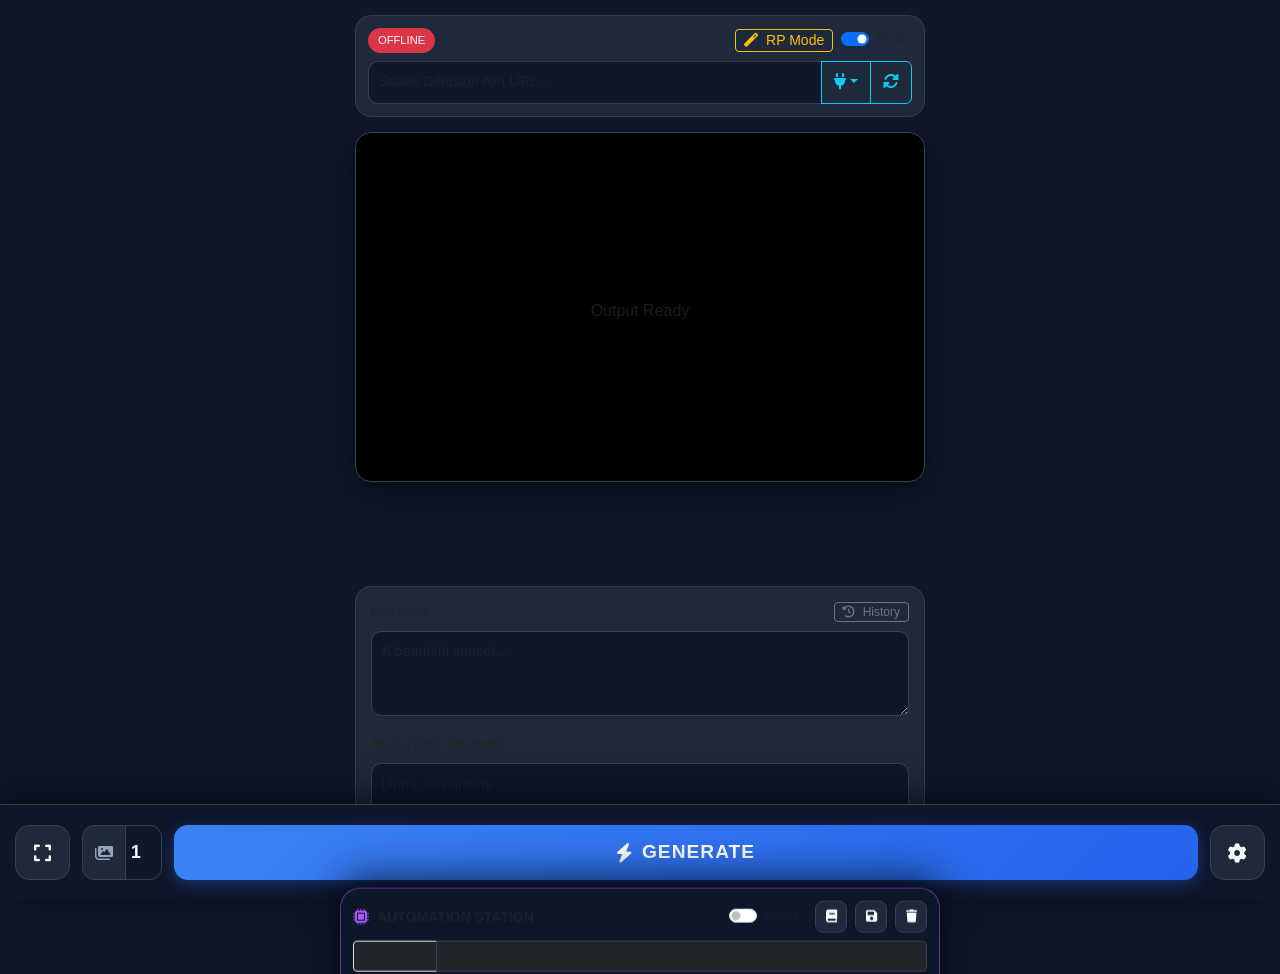
<file: ai img.html>
<!DOCTYPE html>
<html lang="en">
<head>
    <meta charset="UTF-8">
    <meta name="viewport" content="width=device-width, initial-scale=1.0, maximum-scale=1.0, user-scalable=no">
    <title>AI Studio Pro - Mobile</title>
    <link href="https://cdn.jsdelivr.net/npm/bootstrap@5.3.0/dist/css/bootstrap.min.css" rel="stylesheet">
    <link href="https://cdnjs.cloudflare.com/ajax/libs/font-awesome/6.0.0/css/all.min.css" rel="stylesheet">
    <style>
        :root {
            --bg-color: #0f172a;
            --card-bg: #1e293b;
            --accent-color: #3b82f6;
            --text-main: #f8fafc;
            --text-muted: #94a3b8;
            --border-color: #334155;
            --panel-height: 100px;
        }

        body {
            background-color: var(--bg-color);
            color: var(--text-main);
            font-family: 'Inter', -apple-system, sans-serif;
            padding-bottom: var(--panel-height);
            min-height: 100vh;
            overflow-x: hidden;
            transition: background 0.5s ease;
        }

        .container {
            max-width: 600px;
            padding: 15px;
            transition: all 0.4s cubic-bezier(0.4, 0, 0.2, 1);
        }

        /* Split View Layout */
        body.split-view {
            padding-bottom: 0;
            overflow: hidden;
        }

        body.split-view .container {
            max-width: none;
            width: 100vw;
            height: 100vh;
            margin: 0;
            padding: 0;
            display: grid;
            grid-template-columns: 1fr 450px;
        }

        body.split-view .web-panel {
            position: relative;
            display: flex;
            transform: none;
            height: 100vh;
            z-index: 10;
        }

        body.split-view .main-app-content {
            height: 100vh;
            overflow-y: auto;
            padding: 20px;
            background: var(--bg-color);
            border-left: 1px solid var(--border-color);
            position: relative;
            padding-bottom: 120px;
        }

        body.split-view .fixed-bottom-panel {
            position: absolute;
            left: auto;
            right: 0;
            width: 450px;
            bottom: 0;
        }

        body.split-view .rp-sync-drawer {
            left: auto;
            right: 15px;
            width: 420px;
            transform: translateX(0) translateY(150%);
        }

        body.split-view .rp-sync-drawer.active {
            transform: translateX(0) translateY(0);
        }

        .header-section {
            background-color: var(--card-bg);
            border-radius: 16px;
            padding: 12px;
            margin-bottom: 15px;
            border: 1px solid var(--border-color);
        }

        .form-control, .form-select {
            background-color: #0f172a;
            border: 1px solid var(--border-color);
            color: var(--text-main);
            padding: 0.6rem;
            border-radius: 10px;
            font-size: 0.9rem;
        }

        .image-output-container {
            width: 100%;
            min-height: 350px;
            background-color: #000;
            border-radius: 16px;
            display: flex;
            align-items: center;
            justify-content: center;
            position: relative;
            margin-bottom: 20px;
            border: 1px solid var(--border-color);
            overflow: hidden;
            box-shadow: 0 10px 30px rgba(0,0,0,0.5);
        }

        .image-output-container img {
            max-width: 100%;
            max-height: 80vh;
            object-fit: contain;
        }

        .prompt-section {
            background-color: var(--card-bg);
            border-radius: 16px;
            padding: 15px;
            margin-bottom: 15px;
            border: 1px solid var(--border-color);
        }

        .fixed-bottom-panel {
            position: fixed;
            bottom: 0;
            left: 0;
            right: 0;
            background: rgba(15, 23, 42, 0.95);
            backdrop-filter: blur(20px);
            border-top: 1px solid var(--border-color);
            padding: 20px 15px; /* Increased padding */
            z-index: 1050;
            box-shadow: 0 -10px 30px rgba(0,0,0,0.5);
            transition: transform 0.3s ease;
        }

        .control-row {
            display: flex;
            align-items: center;
            gap: 12px;
            height: 55px; /* Taller controls */
        }

        .batch-input-group {
            width: 80px;
            height: 100%;
        }
        
        .batch-input-group .input-group {
            height: 100%;
        }

        .batch-input-group .input-group-text {
            background-color: var(--card-bg) !important;
            border-color: var(--border-color) !important;
            color: var(--text-muted);
            border-radius: 12px 0 0 12px;
        }

        .batch-input-group input {
            height: 100%;
            background-color: #0f172a !important;
            border-color: var(--border-color) !important;
            color: white !important;
            border-radius: 0 12px 12px 0;
            font-weight: bold;
            font-size: 1.1rem;
        }

        .settings-drawer {
            position: absolute;
            bottom: 100px;
            right: 15px; /* Aligned to right */
            width: 300px;
            background: var(--card-bg);
            border: 1px solid var(--border-color);
            border-radius: 16px;
            padding: 16px;
            display: flex;
            flex-direction: column;
            gap: 12px;
            box-shadow: 0 10px 30px rgba(0,0,0,0.5);
            opacity: 0;
            visibility: hidden;
            transform: translateY(20px) scale(0.95);
            transform-origin: bottom right;
            transition: all 0.3s cubic-bezier(0.34, 1.56, 0.64, 1);
            z-index: 1100;
            max-height: 70vh;
            overflow-y: auto;
        }

        .settings-drawer.active {
            opacity: 1;
            visibility: visible;
            transform: translateY(0) scale(1);
        }

        .res-drawer {
            position: absolute;
            bottom: 100px; /* Moved up to avoid overlap */
            left: 15px;
            width: 200px;
            background: var(--card-bg);
            border: 1px solid var(--border-color);
            border-radius: 16px;
            padding: 12px;
            display: flex;
            flex-direction: column;
            gap: 8px;
            box-shadow: 0 10px 30px rgba(0,0,0,0.5);
            opacity: 0;
            visibility: hidden;
            transform: translateY(20px) scale(0.95);
            transform-origin: bottom left;
            transition: all 0.3s cubic-bezier(0.34, 1.56, 0.64, 1);
            z-index: 1100;
        }

        .res-drawer.active {
            opacity: 1;
            visibility: visible;
            transform: translateY(0) scale(1);
        }

        .btn-preset {
            width: 100%;
            padding: 12px;
            border-radius: 10px;
            font-size: 0.9rem;
            font-weight: 600;
            border: 1px solid var(--border-color);
            color: var(--text-main);
            background: #0f172a;
            text-align: center;
            transition: all 0.2s;
            display: flex;
            justify-content: space-between;
            align-items: center;
        }

        .btn-preset i { opacity: 0; }
        .btn-preset.active i { opacity: 1; }

        .btn-preset.active {
            background: var(--accent-color);
            border-color: var(--accent-color);
            color: white;
            box-shadow: 0 4px 12px rgba(59, 130, 246, 0.4);
        }

        .btn-res-toggle {
            width: 55px;
            height: 55px;
            background: var(--card-bg);
            border: 1px solid var(--border-color);
            border-radius: 14px;
            color: var(--text-main);
            display: flex;
            align-items: center;
            justify-content: center;
            font-size: 1.2rem;
            transition: all 0.2s;
        }
        
        .btn-res-toggle:active { transform: scale(0.95); }

        .btn-generate {
            flex: 1;
            background: linear-gradient(135deg, #3b82f6 0%, #2563eb 100%);
            border: none;
            height: 100%;
            font-weight: 800;
            border-radius: 14px;
            color: white;
            text-transform: uppercase;
            letter-spacing: 1px;
            font-size: 1.2rem;
            box-shadow: 0 4px 15px rgba(37, 99, 235, 0.4);
            transition: all 0.2s;
            display: flex;
            align-items: center;
            justify-content: center;
            gap: 10px;
        }
        
        .btn-generate:active { transform: scale(0.98); }
        .btn-generate:disabled { filter: grayscale(1); opacity: 0.7; }

        .loading-overlay {
            position: absolute;
            top: 0; left: 0; right: 0; bottom: 0;
            background: rgba(15, 23, 42, 0.8);
            display: none;
            flex-direction: column;
            align-items: center;
            justify-content: center;
            z-index: 10;
        }

        .accordion-item {
            background-color: var(--card-bg);
            border: 1px solid var(--border-color);
            border-radius: 12px !important;
            margin-bottom: 15px;
        }
        .accordion-button {
            background-color: var(--card-bg);
            color: var(--text-main);
            box-shadow: none !important;
            padding: 10px;
            font-size: 0.9rem;
        }
        .accordion-button::after { filter: invert(1); scale: 0.8; }
        .badge-status { font-size: 0.7rem; padding: 4px 10px; border-radius: 20px; }

        /* Web Panel Styles */
        .web-panel {
            position: fixed;
            top: 0;
            left: 0;
            width: 100%;
            height: 100%;
            background: var(--bg-color);
            z-index: 2000;
            display: none;
            flex-direction: column;
            transition: transform 0.3s ease;
            transform: translateY(100%);
        }

        .web-panel.active {
            display: flex;
            transform: translateY(0);
        }

        /* Immersive Split View */
        body.split-view .container {
            max-width: none;
            margin: 0;
            padding: 0;
            display: grid;
            grid-template-columns: 1fr 450px;
            height: 100vh;
            overflow: hidden;
        }

        body.split-view .web-panel {
            position: relative;
            display: flex;
            transform: none;
            height: 100vh;
            border-right: 1px solid var(--border-color);
        }

        body.split-view .main-app-content {
            height: 100vh;
            overflow-y: auto;
            padding: 15px;
            padding-bottom: 120px;
        }

        body.split-view .fixed-bottom-panel {
            left: auto;
            width: 450px;
        }

        body.split-view .rp-sync-drawer {
            left: auto;
            right: 15px;
            transform: translateY(150%);
            width: 420px;
        }

        body.split-view .rp-sync-drawer.active {
            transform: translateY(0);
        }

        .web-header {
            background: var(--card-bg);
            padding: 10px 15px;
            display: flex;
            align-items: center;
            gap: 10px;
            border-bottom: 1px solid var(--border-color);
        }

        .web-frame-container {
            flex: 1;
            background: white;
            position: relative;
        }

        .web-frame {
            width: 100%;
            height: 100%;
            border: none;
        }

        .btn-web-toggle {
            width: 45px;
            height: 45px;
            background: var(--card-bg);
            border: 1px solid var(--border-color);
            border-radius: 12px;
            color: var(--text-main);
            display: flex;
            align-items: center;
            justify-content: center;
            transition: all 0.2s;
        }

        .rp-sync-drawer {
            position: fixed;
            bottom: 100px;
            left: 50%;
            transform: translateX(-50%) translateY(150%);
            width: 95%;
            max-width: 600px;
            background: rgba(15, 23, 42, 0.98);
            backdrop-filter: blur(25px);
            border: 1px solid rgba(168, 85, 247, 0.5);
            border-radius: 20px;
            padding: 12px;
            z-index: 2500;
            transition: all 0.4s cubic-bezier(0.34, 1.56, 0.64, 1);
            box-shadow: 0 -10px 40px rgba(0,0,0,0.7);
        }

        .rp-sync-drawer.active {
            transform: translateX(-50%) translateY(0);
        }

        .rp-compact-row {
            display: flex;
            align-items: center;
            gap: 10px;
        }

        .keyword-pill {
            display: inline-block;
            background: rgba(168, 85, 247, 0.1);
            color: #d8b4fe;
            border: 1px solid rgba(168, 85, 247, 0.3);
            padding: 2px 10px;
            border-radius: 10px;
            font-size: 0.75rem;
            margin-right: 5px;
            margin-bottom: 5px;
        }

        .dict-panel {
            background: rgba(0,0,0,0.3);
            border-radius: 12px;
            padding: 10px;
            margin-top: 10px;
            display: none;
            max-height: 200px;
            overflow-y: auto;
        }

        .dict-item {
            display: flex;
            justify-content: space-between;
            align-items: center;
            background: rgba(255,255,255,0.05);
            padding: 4px 10px;
            border-radius: 8px;
            margin-bottom: 5px;
            font-size: 0.8rem;
        }

        .btn-icon-sm {
            width: 32px;
            height: 32px;
            display: flex;
            align-items: center;
            justify-content: center;
            border-radius: 8px;
            border: 1px solid var(--border-color);
            background: var(--card-bg);
            color: var(--text-main);
            font-size: 0.8rem;
        }

        /* Clean up unused layouts */
        .web-panel, .btn-web-toggle, #splitToggleBtn { display: none !important; }
        body.split-view .container { display: block !important; grid-template-columns: none !important; }
    </style>
</head>
<body>
    <div class="container" id="appContainer">
        <!-- MAIN CONTENT WRAPPER -->
        <div class="main-app-content" id="mainContent">
            <!-- TOP: URL INPUT & STATUS -->
            <div class="header-section">
                <div class="d-flex justify-content-between align-items-center mb-2">
                    <div class="d-flex gap-2 align-items-center">
                        <span id="connBadge" class="badge-status bg-danger">OFFLINE</span>
                        <span id="queueBadge" class="badge bg-primary d-none" style="font-size: 0.65rem; border-radius: 10px;">QUEUED: 0</span>
                    </div>
                    <div class="d-flex gap-2 align-items-center">
                        <button id="rpToggleBtn" class="btn btn-sm btn-outline-warning py-0" onclick="toggleImmersiveMode()">
                            <i class="fas fa-magic me-1"></i> RP Mode
                        </button>
                        <div class="form-check form-switch small mb-0">
                            <input class="form-check-input" type="checkbox" id="useProxy" checked>
                            <label class="form-check-label text-muted" for="useProxy">Proxy</label>
                        </div>
                    </div>
                </div>
                <div class="input-group">
                    <input type="text" id="apiUrl" class="form-control" placeholder="Stable Diffusion API URL...">
                    <button class="btn btn-outline-info dropdown-toggle" data-bs-toggle="dropdown"><i class="fas fa-plug"></i></button>
                    <ul class="dropdown-menu dropdown-menu-dark">
                        <li><a class="dropdown-item" href="#" onclick="setApiUrl('http://127.0.0.1:7860')">Local SD (7860)</a></li>
                        <li><a class="dropdown-item" href="#" onclick="setApiUrl('http://192.168.1.100:7860')">Remote PC</a></li>
                    </ul>
                    <button class="btn btn-outline-info" onclick="checkConnection()"><i class="fas fa-sync-alt"></i></button>
                </div>
            </div>

            <!-- RP IMMERSIVE SYNC DRAWER (COMPACT) -->
            <div id="rpDrawer" class="rp-sync-drawer">
                <div class="d-flex justify-content-between align-items-center mb-2">
                    <div class="d-flex align-items-center gap-2">
                        <i class="fas fa-microchip" style="color:#a855f7;"></i>
                        <span class="small fw-bold text-muted text-uppercase">Automation Station</span>
                    </div>
                    <div class="d-flex gap-2 align-items-center">
                        <div class="form-check form-switch small mb-0 me-2">
                            <input class="form-check-input" type="checkbox" id="autoWatch" onchange="toggleWatch()">
                            <label class="form-check-label text-muted" style="font-size:0.7rem;" for="autoWatch">Sensor</label>
                        </div>
                        <button class="btn-icon-sm" onclick="toggleDict()" title="Manage Triggers"><i class="fas fa-book"></i></button>
                        <button class="btn-icon-sm" onclick="exportDict()" title="Export Memory"><i class="fas fa-save"></i></button>
                        <button class="btn-icon-sm" onclick="clearRp()"><i class="fas fa-trash"></i></button>
                    </div>
                </div>
                
                <!-- Fixed Word (Global Context) -->
                <div class="input-group input-group-sm mb-2" style="position: relative; z-index: 5000;">
                    <span class="input-group-text bg-dark text-purple border-purple-subtle small" style="font-size: 0.65rem; pointer-events: none;">FIXED WORD</span>
                    <input type="text" id="globalContext" class="form-control form-control-sm bg-dark text-light border-purple-subtle" 
                        placeholder="e.g. 'anime style, cinematic'" 
                        autocomplete="off"
                        style="position: relative; z-index: 5001; pointer-events: auto !important; cursor: text !important;"
                        oninput="saveGlobalContext()">
                </div>

                <!-- Hidden Input for Sensor Fallback -->
                <textarea id="sensorFallback" style="position: absolute; opacity: 0; pointer-events: none; z-index: -1;"></textarea>

                <div class="rp-compact-row mb-2">
                    <input type="text" id="rpInput" class="form-control form-control-sm flex-grow-1" placeholder="Paste response here..." style="border-color:rgba(168, 85, 247, 0.3);">
                    <button class="btn btn-sm btn-primary px-3" onclick="processRpSync()" style="background:#a855f7; border:none; border-radius:8px;">
                        <i class="fas fa-bolt"></i>
                    </button>
                </div>

                <div id="keywordPills" class="d-flex flex-wrap" style="min-height: 20px;"></div>

                <!-- Custom Trigger Dictionary Panel -->
                <div id="dictPanel" class="dict-panel">
                    <div class="d-flex gap-2 mb-2">
                        <input type="text" id="triggerIn" class="form-control form-control-sm" placeholder="Trigger(s) (e.g. 'sky, clouds, blue')">
                        <input type="text" id="keywordIn" class="form-control form-control-sm" placeholder="AI Keyword (e.g. 'starry night')">
                        <button class="btn btn-sm btn-info" onclick="addTrigger()"><i class="fas fa-plus"></i></button>
                    </div>
                    <div id="dictList">
                        <!-- Rules go here -->
                    </div>
                </div>
            </div>

            <!-- IMAGE OUTPUT -->
            <div class="image-output-container" id="imageOutput">
                <div id="placeholder" class="text-center text-muted">
                    <i class="fas fa-sparkles fa-3x mb-3"></i>
                    <p>Output Ready</p>
                </div>
                <div class="loading-overlay" id="loader">
                    <div class="spinner-border text-primary mb-2"></div>
                    <div class="fw-bold">Dreaming...</div>
                </div>
                <img id="resultImg" class="d-none">
                <button id="downloadBtn" class="btn btn-dark btn-sm position-absolute top-0 end-0 m-2 d-none" onclick="downloadImage()">
                    <i class="fas fa-download"></i>
                </button>
            </div>

            <!-- RECENT HISTORY -->
            <div id="historyStrip" class="d-flex gap-2 overflow-x-auto mb-4 pb-2" style="scrollbar-width: none; min-height: 60px;"></div>

            <!-- PROMPTS -->
            <div class="prompt-section">
                <div class="d-flex justify-content-between align-items-center mb-2">
                    <label class="small fw-bold text-muted">PROMPT</label>
                    <button class="btn btn-sm btn-outline-secondary py-0" style="font-size: 0.75rem;" onclick="togglePromptHistory()">
                        <i class="fas fa-history me-1"></i> History
                    </button>
                </div>
                <textarea id="prompt" class="form-control mb-3" rows="3" placeholder="A beautiful sunset..."></textarea>
                
                <label class="small fw-bold text-muted mb-2">NEGATIVE PROMPT</label>
                <textarea id="negativePrompt" class="form-control" rows="2" placeholder="blurry, low quality..."></textarea>
            </div>

            <!-- ADVANCED (REMOVED DUPLICATES, SETTINGS DRAWER ONLY) -->
        </div>
    </div>

    <!-- PROMPT HISTORY MODAL -->
    <div class="modal fade" id="promptHistoryModal" tabindex="-1">
        <div class="modal-dialog modal-dialog-centered modal-dialog-scrollable">
            <div class="modal-content bg-dark border-secondary text-light">
                <div class="modal-header border-secondary">
                    <h6 class="modal-title">Prompt History</h6>
                    <button type="button" class="btn-close btn-close-white" data-bs-dismiss="modal"></button>
                </div>
                <div class="modal-body p-0">
                    <div id="promptHistoryList" class="list-group list-group-flush">
                        <!-- Items go here -->
                    </div>
                </div>
                <div class="modal-footer border-secondary p-2">
                    <button class="btn btn-sm btn-outline-danger w-100" onclick="clearPromptHistory()">Clear History</button>
                </div>
            </div>
        </div>
    </div>

    <!-- FIXED BOTTOM PANEL -->
    <div class="fixed-bottom-panel">
        <div id="resDrawer" class="res-drawer">
            <div class="small text-muted mb-2 fw-bold text-uppercase" style="font-size: 0.7rem; letter-spacing: 1px;">Aspect Ratio</div>
            <button class="btn-preset active" onclick="setRes(512, 512, this)">1:1 Square <i class="fas fa-check"></i></button>
            <button class="btn-preset" onclick="setRes(1024, 1024, this)">1:1 HD <i class="fas fa-check"></i></button>
            <button class="btn-preset" onclick="setRes(512, 768, this)">2:3 Portrait <i class="fas fa-check"></i></button>
            <button class="btn-preset" onclick="setRes(768, 512, this)">3:2 Landscape <i class="fas fa-check"></i></button>
            <button class="btn-preset" onclick="setRes(576, 1024, this)">9:16 Story <i class="fas fa-check"></i></button>
        </div>

        <div id="settingsDrawer" class="settings-drawer">
            <div class="d-flex justify-content-between align-items-center mb-2">
                <span class="small fw-bold text-uppercase text-muted" style="letter-spacing: 1px;">Settings</span>
                <button class="btn btn-sm btn-outline-secondary py-0" onclick="toggleSettings()"><i class="fas fa-times"></i></button>
            </div>
            
            <!-- Resolution Manual -->
            <div class="row g-2">
                <div class="col-6">
                    <label class="small text-muted">Width</label>
                    <input type="number" id="width" class="form-control form-control-sm" value="512" step="64" min="64">
                </div>
                <div class="col-6">
                    <label class="small text-muted">Height</label>
                    <input type="number" id="height" class="form-control form-control-sm" value="512" step="64" min="64">
                </div>
            </div>

            <!-- Steps & CFG -->
            <div class="row g-2">
                <div class="col-6">
                    <label class="small text-muted">Steps</label>
                    <input type="number" id="steps" class="form-control form-control-sm" value="20" min="1" max="150">
                </div>
                <div class="col-6">
                    <label class="small text-muted">CFG Scale</label>
                    <input type="number" id="cfg" class="form-control form-control-sm" value="7" step="0.5" min="1" max="30">
                </div>
            </div>

            <!-- Sampler -->
            <div>
                <label class="small text-muted">Sampling Method</label>
                <select id="sampler" class="form-select form-select-sm mt-1">
                    <option value="Euler a">Euler a</option>
                    <option value="Euler">Euler</option>
                    <option value="DPM++ 2M Karras">DPM++ 2M Karras</option>
                    <option value="DPM++ SDE Karras">DPM++ SDE Karras</option>
                    <option value="DPM++ 2M SDE Karras">DPM++ 2M SDE Karras</option>
                    <option value="DPM++ 3M SDE Karras">DPM++ 3M SDE Karras</option>
                    <option value="UniPC">UniPC</option>
                    <option value="DDIM">DDIM</option>
                </select>
            </div>
            
            <!-- Seed -->
             <div>
                <label class="small text-muted">Seed (-1 for random)</label>
                <div class="input-group input-group-sm">
                    <input type="number" id="seed" class="form-control" value="-1">
                    <button class="btn btn-outline-secondary" onclick="document.getElementById('seed').value = '-1'"><i class="fas fa-dice"></i></button>
                </div>
            </div>

            <!-- Hires Fix Toggle -->
            <div class="d-flex justify-content-between align-items-center mt-2 pt-2 border-top border-secondary">
                <label class="small fw-bold text-info mb-0">Hires. fix</label>
                <div class="form-check form-switch">
                    <input class="form-check-input" type="checkbox" id="enableHires">
                </div>
            </div>
            
            <!-- Hires Details -->
            <div id="hiresControls" class="row g-2 opacity-50">
                <div class="col-12">
                    <label class="small text-muted">Upscaler</label>
                    <select id="upscaler" class="form-select form-select-sm">
                        <option value="Latent">Latent</option>
                        <option value="R-ESRGAN 4x+">R-ESRGAN 4x+</option>
                        <option value="R-ESRGAN 4x+ Anime6B">R-ESRGAN 4x+ Anime6B</option>
                    </select>
                </div>
                <div class="col-6">
                    <label class="small text-muted">Upscale by</label>
                    <input type="number" id="hrScale" class="form-control form-control-sm" value="2" step="0.1" min="1" max="4">
                </div>
                <div class="col-6">
                    <label class="small text-muted">Hires steps</label>
                    <input type="number" id="hrSteps" class="form-control form-control-sm" value="0" min="0">
                </div>
                <div class="col-6">
                    <label class="small text-muted">Denoising</label>
                    <input type="number" id="hrDenoise" class="form-control form-control-sm" value="0.7" step="0.05" min="0" max="1">
                </div>
            </div>
        </div>

        <div class="control-row">
            <button class="btn-res-toggle" onclick="toggleRes()"><i class="fas fa-expand"></i></button>
            <div class="batch-input-group">
                <div class="input-group">
                    <span class="input-group-text"><i class="fas fa-images"></i></span>
                    <input type="number" id="batchCount" class="form-control text-center px-1" value="1" min="1" max="8">
                </div>
            </div>
            <button id="genBtn" class="btn-generate" onclick="generateImage()">
                <i class="fas fa-bolt"></i> GENERATE
            </button>
            <button class="btn-res-toggle" onclick="toggleSettings()"><i class="fas fa-cog"></i></button>
        </div>
        
        <!-- Hidden inputs removed since they are now in settings drawer -->
    </div>

    <script>
        const get = id => document.getElementById(id);
        const apiUrl = get('apiUrl'), prompt = get('prompt'), negPrompt = get('negativePrompt'),
              width = get('width'), height = get('height'), steps = get('steps'), 
              cfg = get('cfg'), sampler = get('sampler'), useProxy = get('useProxy'),
              batchCount = get('batchCount'), connBadge = get('connBadge'),
              queueBadge = get('queueBadge'), loader = get('loader'), 
              resultImg = get('resultImg'), placeholder = get('placeholder'), 
              downloadBtn = get('downloadBtn'), genBtn = get('genBtn'), 
              resDrawer = get('resDrawer'), historyStrip = get('historyStrip'),
              enableHires = get('enableHires'), upscaler = get('upscaler'),
              hrScale = get('hrScale'), hrSteps = get('hrSteps'), hrDenoise = get('hrDenoise'),
              hiresControls = get('hiresControls'), settingsDrawer = get('settingsDrawer'), seed = get('seed'),
              autoWatch = get('autoWatch'),
              rpDrawer = get('rpDrawer'), rpInput = get('rpInput'), rpToggleBtn = get('rpToggleBtn'),
              keywordPills = get('keywordPills'), autoGenRp = get('autoGenRp'),
              dictPanel = get('dictPanel'), dictList = get('dictList'),
              triggerIn = get('triggerIn'), keywordIn = get('keywordIn'),
              globalContext = get('globalContext'), sensorFallback = get('sensorFallback'),
              appContainer = get('appContainer'), mainContent = get('mainContent');

        let generationQueue = [];
        let isProcessing = false;
        let activeJobsCount = 0;
        let promptHistoryModal = null;
        let isRpMode = false;
        let lastClipboardText = "";
        let watchInterval = null;
        let customDict = JSON.parse(localStorage.getItem('rpDictionary') || '{}');

        // Initial Load
        if (globalContext) {
            globalContext.value = localStorage.getItem('globalContext') || '';
            globalContext.disabled = false;
            globalContext.readOnly = false;
        }

        function saveGlobalContext() {
            if (globalContext) {
                localStorage.setItem('globalContext', globalContext.value);
            }
        }

        function toggleDict() {
            dictPanel.style.display = dictPanel.style.display === 'block' ? 'none' : 'block';
            renderDict();
        }

        function exportDict() {
            const data = JSON.stringify(customDict, null, 2);
            const blob = new Blob([data], {type: 'application/json'});
            const url = URL.createObjectURL(blob);
            const a = document.createElement('a');
            a.href = url;
            a.download = `rp_memory_${new Date().toISOString().slice(0,10)}.json`;
            a.click();
        }

        function addTrigger() {
            const rawTriggers = triggerIn.value.split(',').map(t => t.trim().toLowerCase()).filter(t => t);
            const k = keywordIn.value.trim();
            if (rawTriggers.length > 0 && k) {
                const triggerKey = rawTriggers.join(', ');
                customDict[triggerKey] = k;
                localStorage.setItem('rpDictionary', JSON.stringify(customDict));
                triggerIn.value = '';
                keywordIn.value = '';
                renderDict();
            }
        }

        function editTrigger(t) {
            const k = customDict[t];
            triggerIn.value = t;
            keywordIn.value = k;
            delete customDict[t];
            localStorage.setItem('rpDictionary', JSON.stringify(customDict));
            renderDict();
            triggerIn.focus();
        }

        function removeTrigger(t) {
            if (confirm(`Delete rule for: ${t}?`)) {
                delete customDict[t];
                localStorage.setItem('rpDictionary', JSON.stringify(customDict));
                renderDict();
            }
        }

        function renderDict() {
            dictList.innerHTML = '';
            Object.entries(customDict).forEach(([t, k]) => {
                const item = document.createElement('div');
                item.className = 'dict-item';
                item.innerHTML = `
                    <div class="d-flex flex-column flex-grow-1 overflow-hidden me-2">
                        <span class="small text-purple fw-bold text-truncate">${t}</span>
                        <span class="small text-muted text-truncate">${k}</span>
                    </div>
                    <div class="d-flex gap-1">
                        <button class="btn btn-sm btn-link text-info p-1" onclick="editTrigger('${t}')" title="Edit"><i class="fas fa-edit"></i></button>
                        <button class="btn btn-sm btn-link text-danger p-1" onclick="removeTrigger('${t}')" title="Delete"><i class="fas fa-times"></i></button>
                    </div>
                `;
                dictList.appendChild(item);
            });
        }

        function toggleWatch() {
            if (autoWatch.checked) {
                console.log("Automation Sensor: ACTIVATED");
                localStorage.setItem('autoWatch', 'true');
                
                // --- CLIPBOARD PERMISSION ---
                if (navigator.clipboard && navigator.clipboard.readText) {
                    navigator.clipboard.readText().then(t => { 
                        console.log("Clipboard Permission Granted.");
                        lastClipboardText = t; 
                    }).catch(e => {
                        console.warn("Clipboard access might require a click first.");
                    });
                } else {
                    console.warn("Clipboard API not available (Non-Secure Context). Using fallback sensor.");
                }
                
                if (watchInterval) clearInterval(watchInterval);
                watchInterval = setInterval(checkClipboard, 800);
                window.addEventListener('focus', checkClipboard);
            } else {
                if (watchInterval) clearInterval(watchInterval);
                window.removeEventListener('focus', checkClipboard);
                localStorage.setItem('autoWatch', 'false');
                console.log("Automation Sensor: OFFLINE");
            }
        }

        async function checkClipboard() {
            if (!autoWatch.checked) return;
            
            // 1. Try Python Server's System Clipboard (Zero-Click, No Focus Required)
            // Privacy Note: This only works when browsing from the PC itself
            try {
                const res = await fetch('/clipboard');
                if (res.ok) {
                    const data = await res.json();
                    if (data.text && data.text !== lastClipboardText && data.text.trim().length > 3) {
                        processNewText(data.text);
                        return;
                    }
                } else if (res.status === 403) {
                    // Mobile/Remote access - silent ignore for privacy
                    // console.debug("PC Clipboard sync disabled for remote devices");
                }
            } catch (e) {
                // Not running via proxy or server down
            }
            
            // 2. Browser API Attempt (Device-Local Clipboard)
            // This works on both PC and Mobile, but ONLY for the device you are currently holding
            if (navigator.clipboard && navigator.clipboard.readText) {
                try {
                    const text = await navigator.clipboard.readText();
                    if (text && text !== lastClipboardText && text.trim().length > 3) {
                        processNewText(text);
                    }
                } catch (e) { }
            }
        }

        function processNewText(text) {
            console.log("SENSOR HIT! Processing:", text.substring(0, 40) + "...");
            lastClipboardText = text;
            rpInput.value = text;
            processRpSync();
            
            // Visual feedback
            rpDrawer.style.borderColor = "#0dcaf0";
            rpDrawer.classList.add('sync-glow');
            setTimeout(() => {
                rpDrawer.style.borderColor = "rgba(168, 85, 247, 0.5)";
                rpDrawer.classList.remove('sync-glow');
            }, 1000);
        }

        // --- GLOBAL PASTE SENSOR (FOOLPROOF) ---
        document.addEventListener('paste', (e) => {
            if (!autoWatch.checked) return;
            try {
                const text = (e.clipboardData || window.clipboardData).getData('text');
                if (text && text.trim().length > 3) {
                    console.log("PASTE SENSOR HIT!");
                    processNewText(text);
                }
            } catch(err) { console.error("Paste capture failed", err); }
        });

        async function syncFromClipboard() {
            try {
                const text = await navigator.clipboard.readText();
                if (text) {
                    rpInput.value = text;
                    processRpSync();
                }
            } catch (err) {
                rpInput.focus();
                document.execCommand('paste'); 
                setTimeout(processRpSync, 100);
            }
        }

        function toggleImmersiveMode() {
            isRpMode = !isRpMode;
            rpToggleBtn.classList.toggle('active');
            rpToggleBtn.classList.toggle('btn-outline-warning');
            rpToggleBtn.classList.toggle('btn-warning');
            rpDrawer.classList.toggle('active');
            
            if (isRpMode) {
                document.body.classList.add('rp-mode-active');
                rpInput.focus();
            } else {
                document.body.classList.remove('rp-mode-active');
            }
        }

        function clearRp() {
            rpInput.value = '';
            keywordPills.innerHTML = '';
        }

        function processRpSync() {
            const text = rpInput.value.trim();
            if (!text) return;

            const result = extractIntelligence(text);
            keywordPills.innerHTML = '';
            
            // Add Custom Trigger Tags (Purple)
            result.custom.forEach(word => {
                const pill = document.createElement('span');
                pill.className = 'keyword-pill';
                pill.style.background = 'rgba(168, 85, 247, 0.2)';
                pill.style.borderColor = '#a855f7';
                pill.innerHTML = `<i class="fas fa-star me-1"></i> ${word}`;
                keywordPills.appendChild(pill);
            });

            // Construct Intelligent Prompt
            if (result.custom.length === 0) {
                console.log("No triggers found. Waiting for defined keywords...");
                return;
            }

            // Include FIXED WORD (Global Context) if defined
            const fixed = globalContext.value.trim();
            let finalPrompt = fixed ? `${fixed}, ` : "";
            
            finalPrompt += result.custom.join(', ');
            
            prompt.value = finalPrompt;
            
            // Auto-gen immediately
            generateImage();
        }

        function extractIntelligence(text) {
            const lowerText = text.toLowerCase();
            let detectedCustom = [];
            
            // Check User's Custom Dictionary - Split the stored triggers by comma
            Object.entries(customDict).forEach(([triggerKey, keyword]) => {
                const individualTriggers = triggerKey.split(',').map(t => t.trim().toLowerCase());
                if (individualTriggers.some(t => lowerText.includes(t))) {
                    detectedCustom.push(keyword);
                }
            });

            return {
                custom: [...new Set(detectedCustom)]
            };
        }

        // Auto-process on paste
        rpInput.addEventListener('input', () => {
            if (rpInput.value.length > 20) {
                processRpSync();
            }
        });

        function setApiUrl(url) {
            apiUrl.value = url;
            localStorage.setItem('apiUrl', url);
            checkConnection();
        }

        function toggleWebPanel() {
            webPanel.classList.toggle('active');
            if (webPanel.classList.contains('active') && !webFrame.src) {
                loadWebSite();
            }
        }

        function loadWebSite() {
            let url = webUrl.value.trim();
            if (!url.startsWith('http')) url = 'https://' + url;
            
            // Revert to robust query parameter style for maximum compatibility
            // This avoids the "Not Found" errors caused by Flask path converters
            const proxiedUrl = `http://127.0.0.1:8001/proxy?url=${encodeURIComponent(url)}`;
            webFrame.src = proxiedUrl;
        }

        function showWebFallback() {
            webFrame.classList.add('d-none');
            webErrorOverlay.classList.remove('d-none');
            webErrorOverlay.classList.add('d-flex');
        }

        function openExternalBrowser() {
            let url = webUrl.value.trim();
            if (!url.startsWith('http')) url = 'https://' + url;
            window.open(url, '_blank', 'width=1000,height=800');
            toggleWebPanel(); // Close internal panel to focus on RP drawer
        }

        // Toggle Hires. fix opacity based on switch
        enableHires.onchange = () => {
            hiresControls.style.opacity = enableHires.checked ? "1" : "0.5";
            localStorage.setItem('enableHires', enableHires.checked);
        };

        function toggleRes() { 
            settingsDrawer.classList.remove('active');
            resDrawer.classList.toggle('active'); 
        }
        
        function toggleSettings() {
            resDrawer.classList.remove('active');
            settingsDrawer.classList.toggle('active');
        }

        function setRes(w, h, btn) {
            width.value = w; height.value = h;
            document.querySelectorAll('.btn-preset').forEach(b => b.classList.remove('active'));
            btn.classList.add('active');
            localStorage.setItem('w', w); localStorage.setItem('h', h);
            setTimeout(() => resDrawer.classList.remove('active'), 200);
        }

        async function checkConnection() {
            // Robust URL cleaning:
            let base = apiUrl.value.trim().replace(/\/$/, '');
            const sdIndex = base.indexOf('/sdapi');
            if (sdIndex !== -1) base = base.substring(0, sdIndex);
            
            if (base !== apiUrl.value) {
                apiUrl.value = base;
                localStorage.setItem('apiUrl', base);
            }

            if (!base) return alert("Please enter API URL");
            
            // AUTO-DETECT PROXY: If we are served from port 8001, use current host
            const currentPort = window.location.port;
            const proxyHost = window.location.hostname || '127.0.0.1';
            const proxyBase = (currentPort == '8001') ? `/proxy` : `http://${proxyHost}:8001/proxy`;
            
            // Check proxy health
            if (useProxy.checked) {
                try {
                    const hRes = await fetch((currentPort == '8001') ? `/health` : `http://${proxyHost}:8001/health`);
                    if(hRes.ok) {
                        const hData = await hRes.json();
                        console.log("Proxy Version:", hData.version);
                    }
                } catch(e) {
                    console.warn("Proxy unreachable", e);
                    connBadge.textContent = "PROXY OFFLINE"; 
                    connBadge.className = "badge-status bg-danger"; 
                    return;
                }
            }
            
            let url = useProxy.checked ? proxyBase : `${base}/sdapi/v1/options`;
            let headers = { 'Content-Type': 'application/json' };
            if (useProxy.checked) headers['X-Target-URL'] = `${base}/sdapi/v1/options`;
            
            connBadge.textContent = "LINKING...";
            connBadge.className = "badge-status bg-info";
            try {
                const res = await fetch(url, { headers: headers, mode: 'cors', method: 'GET' });
                if (res.ok) { 
                    connBadge.textContent = "ONLINE"; 
                    connBadge.className = "badge-status bg-success"; 
                    localStorage.setItem('apiUrl', apiUrl.value);
                } else throw Error(`Status ${res.status}`);
            } catch (e) { 
                connBadge.textContent = "OFFLINE"; 
                connBadge.className = "badge-status bg-danger"; 
                console.error("Connection check failed:", e);
            }
        }

        async function generateImage() {
            const promptVal = prompt.value.trim();
            if (!promptVal) return alert('Prompt required');
            savePromptToHistory(promptVal);

            const count = parseInt(batchCount.value) || 1;
            let base = apiUrl.value.trim().replace(/\/$/, '');
            const sdIndex = base.indexOf('/sdapi');
            if (sdIndex !== -1) base = base.substring(0, sdIndex);
            
            const headers = { 'Content-Type': 'application/json' };
            const currentPort = window.location.port;
            const proxyHost = window.location.hostname || '127.0.0.1';
            const proxyBase = (currentPort == '8001') ? `/proxy` : `http://${proxyHost}:8001/proxy`;
            
            if (useProxy.checked) headers['X-Target-URL'] = `${base}/sdapi/v1/txt2img`;

            const payloadBase = {
                prompt: promptVal, negative_prompt: negPrompt.value,
                steps: parseInt(steps.value), cfg_scale: parseFloat(cfg.value),
                width: parseInt(width.value), height: parseInt(height.value),
                sampler_name: sampler.value, batch_size: 1,
                seed: parseInt(seed.value),
                enable_hr: enableHires.checked,
                hr_upscaler: upscaler.value,
                hr_scale: parseFloat(hrScale.value),
                hr_second_pass_steps: parseInt(hrSteps.value),
                denoising_strength: parseFloat(hrDenoise.value)
            };

            loader.style.display = 'flex';
            loader.querySelector('.fw-bold').textContent = "Queueing...";
            placeholder.classList.add('d-none');
            
            if (useProxy.checked) {
                processAsyncBatch(count, payloadBase, headers);
            } else {
                for (let i = 0; i < count; i++) {
                     generationQueue.push({
                        url: `${base}/sdapi/v1/txt2img`,
                        targetUrl: `${base}/sdapi/v1/txt2img` + `?t=${Date.now()}_${i}`,
                        payload: payloadBase,
                        headers: headers,
                        useAsync: false
                    });
                }
                processQueue();
            }
        }

        async function processAsyncBatch(count, payload, headers) {
            const currentPort = window.location.port;
            const proxyHost = window.location.hostname || '127.0.0.1';
            const proxySubmitUrl = (currentPort == '8001') ? `/submit_job` : `http://${proxyHost}:8001/submit_job`;
            const proxyStatusBase = (currentPort == '8001') ? `/check_job_status/` : `http://${proxyHost}:8001/check_job_status/`;
            const proxyResultBase = (currentPort == '8001') ? `/check_job/` : `http://${proxyHost}:8001/check_job/`;
            
            // Re-clean base in case it was modified
            let cleanBase = apiUrl.value.trim().replace(/\/$/, '');
            const sdIdx = cleanBase.indexOf('/sdapi');
            if (sdIdx !== -1) cleanBase = cleanBase.substring(0, sdIdx);
            
            const targetUrlBase = `${cleanBase}/sdapi/v1/txt2img`;

            // 1. SUBMIT ALL JOBS (FIRE AND FORGET)
            // This ensures the Server queue is filled immediately, so it never stops working.
            // We do NOT wait for results here.
            loader.querySelector('.fw-bold').textContent = `Sending ${count} orders...`;
            const jobIds = [];
            
            try {
                // Rapid-fire submission loop
                const submissionPromises = [];
                for (let i = 0; i < count; i++) {
                    const submitPayload = { ...payload };
                    
                    // Fire request asynchronously - don't await strictly one-by-one if network allows
                    // But to keep order sane, we can await slightly or just Promise.all
                    // Let's do sequential await to ensure order, but with minimal delay.
                    // The key is we collect IDs first, THEN poll.
                    
                    const p = fetch(proxySubmitUrl, {
                        method: 'POST',
                        headers: { ...headers, 'X-Target-URL': targetUrlBase },
                        body: JSON.stringify(submitPayload)
                    }).then(async res => {
                        if (!res.ok) throw new Error(await res.text());
                        const data = await res.json();
                        return data.job_id;
                    });
                    
                    submissionPromises.push(p);
                    // Tiny throttle to prevent browser from choking on 8 simultaneous fetch calls
                    if(i % 2 === 0) await new Promise(r => setTimeout(r, 50)); 
                }
                
                // Wait for all IDs to be returned
                const results = await Promise.all(submissionPromises);
                jobIds.push(...results);
                
            } catch (e) {
                console.error("Batch submission failed", e);
                alert(`Failed to send requests: ${e.message}`);
                loader.style.display = 'none';
                return;
            }

            // 2. MONITOR & DOWNLOAD (IN BACKGROUND)
            // The server is already crunching all jobs. We just need to pick them up when ready.
            updateQueueUI(jobIds.length);
            
            // We can poll for ALL jobs in parallel or sequential.
            // Parallel polling means we get images AS SOON as they are ready, 
            // without waiting for the previous one to download.
            // This fixes the "delay" issue.
            
            processJobResults(jobIds, proxyStatusBase, proxyResultBase, payload.prompt);
        }

        async function processJobResults(jobIds, proxyStatusBase, proxyResultBase, promptText) {
            // Start monitoring ALL jobs simultaneously
            // Each job tracks its own status and downloads itself when ready.
            
            // Set initial count for UI
            activeJobsCount = jobIds.length;
            updateQueueUI(activeJobsCount);
            
            // Launch parallel trackers
            jobIds.forEach(jobId => {
                monitorSingleJob(jobId, proxyStatusBase, proxyResultBase, promptText);
            });
            
            // UI updater loop (just for the text)
            const monitor = setInterval(() => {
                if (activeJobsCount <= 0) {
                    clearInterval(monitor);
                    loader.style.display = 'none';
                    updateQueueUI(0);
                } else {
                    loader.querySelector('.fw-bold').textContent = `Dreaming... (${activeJobsCount} left)`;
                }
            }, 500);
        }

        async function monitorSingleJob(jobId, statusUrl, resultUrl, promptText) {
             try {
                 // POLL STATUS
                 await new Promise((resolve, reject) => {
                     let errorCount = 0;
                     const check = async () => {
                         try {
                             const res = await fetch(statusUrl + jobId);
                             if(res.ok) {
                                 const data = await res.json();
                                 if(data.status === 'done') return resolve();
                                 if(data.status === 'error') return reject(new Error(data.error));
                                 errorCount = 0;
                             } else errorCount++;
                         } catch(e) { errorCount++; }
                         
                         if(errorCount > 20) return reject(new Error("Lost connection"));
                         setTimeout(check, 1000);
                     };
                     check();
                 });
                 
                 // DOWNLOAD RESULT (Retries handled here)
                 let attempts = 0;
                 while(attempts < 3) {
                     try {
                         const res = await fetch(resultUrl + jobId);
                         if(!res.ok) throw new Error(res.status);
                         const data = await res.json();
                         if(data.result && data.result.images) {
                             displayImage(data.result.images[0], promptText);
                         }
                         break;
                     } catch(e) {
                         attempts++;
                         if(attempts >= 3) console.error(`Failed to download job ${jobId}`, e);
                         await new Promise(r => setTimeout(r, 2000));
                     }
                 }
             } catch(e) {
                 console.error(`Job ${jobId} failed:`, e);
             } finally {
                 activeJobsCount--;
                 updateQueueUI(activeJobsCount);
             }
        }

        async function processQueue() {
            if (isProcessing || generationQueue.length === 0) return;
            
            isProcessing = true;
            const totalInQueue = generationQueue.length;
            updateQueueUI(totalInQueue);
            
            const job = generationQueue.shift(); // Get next job
            
            try {
                loader.querySelector('.fw-bold').textContent = `Dreaming... (${totalInQueue} left)`;
                
                let resultData = null;

                if (job.useAsync) {
                    // --- ASYNC FLOW ---
                    // 1. Submit Job
                    const submitRes = await fetch(job.url, {
                        method: 'POST',
                        headers: { ...job.headers, 'X-Target-URL': job.targetUrl },
                        body: JSON.stringify(job.payload)
                    });
                    
                    if (!submitRes.ok) throw new Error("Failed to submit job");
                    const submitJson = await submitRes.json();
                    const jobId = submitJson.job_id;
                    
                    // 2. Poll for status (lightweight)
                    loader.querySelector('.fw-bold').textContent = `Processing... (${totalInQueue} left)`;
                    
                    await new Promise((resolve, reject) => {
                        const poll = setInterval(async () => {
                            try {
                                const checkRes = await fetch(`http://127.0.0.1:8001/check_job_status/${jobId}`);
                                if (!checkRes.ok) return; // Retry next tick
                                
                                const statusJson = await checkRes.json();
                                if (statusJson.status === 'done') {
                                    clearInterval(poll);
                                    resolve(); // Job is done on server, proceed immediately
                                } else if (statusJson.status === 'error') {
                                    clearInterval(poll);
                                    reject(new Error(statusJson.error || "Job failed"));
                                }
                                // If pending/processing, continue waiting
                            } catch (e) {
                                console.warn("Poll error", e);
                            }
                        }, 1000); // Check every 1 second for faster response
                    });

                    // 3. Start download in background (don't await fully before next job)
                    fetchResultAndDisplay(jobId, job.payload.prompt);

                } else {
                    // --- DIRECT FLOW (Legacy/Direct Connection) ---
                    const response = await fetch(job.targetUrl, { 
                        method: 'POST', 
                        headers: job.headers, 
                        body: JSON.stringify(job.payload) 
                    });
                    if (!response.ok) throw new Error(`HTTP error! status: ${response.status}`);
                    resultData = await response.json();
                    
                    // Handle Result for Direct Flow immediately
                    if (resultData && resultData.images && resultData.images.length > 0) {
                        displayImage(resultData.images[0], job.payload.prompt);
                    }
                }

            } catch (error) {
                console.error("Generation failed:", error);
            } finally {
                isProcessing = false;
                // Immediately process next item
                if (generationQueue.length > 0) {
                    processQueue();
                } else {
                    // Only hide loader if queue is truly empty AND no background downloads pending?
                    // For now, keep simple: if queue empty, hide loader text but keep overlay until images load?
                    // Actually, let's just update text.
                    if (document.querySelectorAll('.downloading-indicator').length === 0) {
                         loader.style.display = 'none';
                    }
                    updateQueueUI(0);
                }
            }
        }

        async function fetchResultAndDisplay(jobId, promptText) {
            try {
                // Show a small toast or indicator that image is downloading?
                // For now, just fetch.
                const res = await fetch(`http://127.0.0.1:8001/check_job/${jobId}`);
                if (!res.ok) throw new Error("Failed to download result");
                const data = await res.json();
                
                if (data.result && data.result.images && data.result.images.length > 0) {
                    displayImage(data.result.images[0], promptText);
                }
            } catch (e) {
                console.error("Error downloading result:", e);
            }
        }

        function displayImage(base64Data, promptText) {
            const base64 = `data:image/png;base64,${base64Data}`;
            resultImg.src = base64;
            resultImg.classList.remove('d-none');
            downloadBtn.classList.remove('d-none');
            
            const meta = {
                src: base64,
                prompt: promptText,
                date: Date.now()
            };
            addToHistory(meta, true);
        }

        function updateQueueUI(val) {
            if (val > 0) {
                queueBadge.classList.remove('d-none');
                queueBadge.textContent = `QUEUE: ${val}`;
            } else {
                queueBadge.classList.add('d-none');
            }
        }

        // --- IMAGE HISTORY MANAGEMENT ---
        function addToHistory(item, saveToStorage = false) {
            const img = document.createElement('img');
            img.src = item.src; img.className = "history-item";
            img.style = "height:60px; width:60px; object-fit:cover; border-radius:8px; border:2px solid transparent; cursor:pointer; flex-shrink:0;";
            img.onclick = () => { 
                resultImg.src = item.src; 
                resultImg.classList.remove('d-none');
                placeholder.classList.add('d-none');
                downloadBtn.classList.remove('d-none');
                prompt.value = item.prompt || "";
            };
            historyStrip.prepend(img);
            historyStrip.scrollTo({ left: 0, behavior: 'smooth' });

            if (saveToStorage) {
                try {
                    let history = JSON.parse(localStorage.getItem('imgHistory') || '[]');
                    history.unshift(item);
                    
                    // Simple limit first
                    if (history.length > 6) history.pop(); 
                    
                    try {
                        localStorage.setItem('imgHistory', JSON.stringify(history));
                    } catch (e) {
                        // If quota exceeded, aggressively remove old items until it fits
                        if (e.name === 'QuotaExceededError' || e.name === 'NS_ERROR_DOM_QUOTA_REACHED') {
                            console.warn("Storage full, removing old images...");
                            while (history.length > 1) { // Keep at least 1 if possible, but might need 0
                                history.pop(); // Remove oldest
                                try {
                                    localStorage.setItem('imgHistory', JSON.stringify(history));
                                    break; // Success!
                                } catch (e2) {
                                    // Still full, continue loop
                                }
                            }
                        } else {
                            throw e;
                        }
                    }
                } catch (e) {
                    console.warn("History storage failed", e);
                }
            }
        }

        function loadHistory() {
            try {
                const history = JSON.parse(localStorage.getItem('imgHistory') || '[]');
                // Reverse to prepend in correct order (oldest first, so newest ends up at start)
                [...history].reverse().forEach(item => addToHistory(item, false));
            } catch (e) { console.error("Error loading history", e); }
        }

        // --- PROMPT HISTORY MANAGEMENT ---
        function savePromptToHistory(txt) {
            if (!txt) return;
            let history = JSON.parse(localStorage.getItem('promptHistory') || '[]');
            // Remove if exists to move to top
            history = history.filter(p => p !== txt);
            history.unshift(txt);
            if (history.length > 20) history.pop();
            localStorage.setItem('promptHistory', JSON.stringify(history));
        }

        function togglePromptHistory() {
            if (!promptHistoryModal) promptHistoryModal = new bootstrap.Modal(get('promptHistoryModal'));
            const list = get('promptHistoryList');
            list.innerHTML = '';
            const history = JSON.parse(localStorage.getItem('promptHistory') || '[]');
            
            if (history.length === 0) {
                list.innerHTML = '<div class="p-3 text-center text-muted small">No history yet</div>';
            } else {
                history.forEach(txt => {
                    const item = document.createElement('button');
                    item.className = "list-group-item list-group-item-action bg-dark text-light border-secondary small text-start text-truncate";
                    item.textContent = txt;
                    item.onclick = () => {
                        prompt.value = txt;
                        promptHistoryModal.hide();
                    };
                    list.appendChild(item);
                });
            }
            promptHistoryModal.show();
        }

        function clearPromptHistory() {
            if(confirm('Clear all prompt history?')) {
                localStorage.removeItem('promptHistory');
                togglePromptHistory(); // Refresh
            }
        }

        function downloadImage() {
            const a = document.createElement('a');
            a.href = resultImg.src; a.download = `sd-${Date.now()}.png`; a.click();
        }

        // Init
        loadHistory();
        const persistentFields = [apiUrl, prompt, steps, cfg, sampler, batchCount, enableHires, upscaler, hrScale, hrSteps, hrDenoise, width, height, seed, globalContext, autoWatch];
        
        // Load saved values
        persistentFields.forEach(f => {
            if (!f) return;
            const key = f.id;
            const saved = localStorage.getItem(key);
            if (saved !== null) {
                if (f.type === 'checkbox') {
                    f.checked = saved === 'true';
                    if (f === autoWatch) toggleWatch(); // Trigger logic on load
                }
                else f.value = saved;
            }
            // Auto-save on change
            f.addEventListener('change', () => {
                const val = f.type === 'checkbox' ? f.checked : f.value;
                localStorage.setItem(key, val);
                if (f === enableHires) hiresControls.style.opacity = f.checked ? "1" : "0.5";
            });
            // Also save on input (for text fields) to catch typing before blur
            if (f.tagName === 'INPUT' || f.tagName === 'TEXTAREA') {
                f.addEventListener('input', () => {
                    localStorage.setItem(key, f.value);
                });
            }
        });

        // Auto-check connection if URL is present
        if (apiUrl.value) {
            checkConnection();
        }

        // Ensure initial hires opacity
        if (enableHires) hiresControls.style.opacity = enableHires.checked ? "1" : "0.5";
    </script>
    <script src="https://cdn.jsdelivr.net/npm/bootstrap@5.3.0/dist/js/bootstrap.bundle.min.js"></script>
</body>
</html>
</file>
<file: styles.css>
* {
    margin: 0;
    padding: 0;
    box-sizing: border-box;
    font-family: 'Inter', -apple-system, BlinkMacSystemFont, 'Segoe UI', sans-serif;
    -webkit-font-smoothing: antialiased;
    -moz-osx-font-smoothing: grayscale;
    text-rendering: optimizeLegibility;
    font-smooth: always;
}

:root {
    /* Professional Color Scheme - Deep Purple & Teal */
    --primary-50: #f5f3ff;
    --primary-100: #ede9fe;
    --primary-200: #ddd6fe;
    --primary-300: #c4b5fd;
    --primary-400: #a78bfa;
    --primary-500: #8b5cf6;
    --primary-600: #7c3aed;
    --primary-700: #6d28d9;
    --primary-800: #5b21b6;
    --primary-900: #4c1d95;
    
    --secondary-50: #f0fdfa;
    --secondary-100: #ccfbf1;
    --secondary-200: #99f6e4;
    --secondary-300: #5eead4;
    --secondary-400: #2dd4bf;
    --secondary-500: #14b8a6;
    --secondary-600: #0d9488;
    --secondary-700: #0f766e;
    --secondary-800: #115e59;
    --secondary-900: #134e4a;
    
    --dark-bg: #0f172a;
    --dark-surface: #1e293b;
    --dark-card: #334155;
    --dark-border: #475569;
    --dark-text: #f1f5f9;
    --dark-muted: #94a3b8;
    
    --light-bg: #ffffff;
    --light-surface: #f8fafc;
    --light-card: #ffffff;
    --light-border: #e2e8f0;
    --light-text: #1e293b;
    --light-muted: #64748b;
    
    --success: #10b981;
    --warning: #f59e0b;
    --error: #ef4444;
    --info: #3b82f6;
    
    --shadow-sm: 0 1px 2px 0 rgba(0, 0, 0, 0.05);
    --shadow: 0 4px 6px -1px rgba(0, 0, 0, 0.1);
    --shadow-md: 0 10px 15px -3px rgba(0, 0, 0, 0.1);
    --shadow-lg: 0 20px 25px -5px rgba(0, 0, 0, 0.1);
    --shadow-xl: 0 25px 50px -12px rgba(0, 0, 0, 0.25);
    
    --radius-sm: 8px;
    --radius: 12px;
    --radius-lg: 16px;
    --radius-xl: 24px;
    
    --transition: all 0.3s cubic-bezier(0.4, 0, 0.2, 1);
}

body {
    background: var(--light-bg);
    color: var(--light-text);
    line-height: 1.6;
    font-size: 15px;
    overflow: hidden;
    transition: var(--transition);
    text-rendering: geometricPrecision;
}

body.dark-theme {
    background: var(--dark-bg);
    color: var(--dark-text);
}

.app-container {
    display: flex;
    height: 100vh;
    background: linear-gradient(135deg, 
        var(--light-bg) 0%, 
        var(--light-surface) 100%);
}

.dark-theme .app-container {
    background: linear-gradient(135deg, 
        var(--dark-bg) 0%, 
        var(--dark-surface) 100%);
}

/* Sidebar */
.sidebar {
    width: 280px;
    background: var(--light-card);
    border-right: 1px solid var(--light-border);
    display: flex;
    flex-direction: column;
    transition: var(--transition);
    box-shadow: var(--shadow-md);
    z-index: 100;
}

.dark-theme .sidebar {
    background: var(--dark-card);
    border-right-color: var(--dark-border);
}

.sidebar-header {
    padding: 24px;
    border-bottom: 1px solid var(--light-border);
}

.dark-theme .sidebar-header {
    border-bottom-color: var(--dark-border);
}

.logo {
    display: flex;
    align-items: center;
    gap: 12px;
    margin-bottom: 8px;
}

.logo-icon {
    width: 32px;
    height: 32px;
    background: linear-gradient(135deg, var(--primary-600), var(--secondary-500));
    border-radius: var(--radius-sm);
    display: flex;
    align-items: center;
    justify-content: center;
    font-size: 16px;
    color: white;
}

.logo-text {
    font-size: 16px;
    font-weight: 700;
    background: linear-gradient(135deg, var(--primary-600), var(--secondary-500));
    -webkit-background-clip: text;
    -webkit-text-fill-color: transparent;
    background-clip: text;
    text-shadow: none;
    -webkit-font-smoothing: antialiased;
}

.logo-tagline {
    font-size: 12px;
    color: var(--light-muted);
    font-weight: 500;
}

.dark-theme .logo-tagline {
    color: var(--dark-muted);
}

.nav-menu {
    padding: 20px;
    flex: 1;
    display: flex;
    flex-direction: column;
    gap: 8px;
}

.nav-item {
    display: flex;
    align-items: center;
    gap: 12px;
    padding: 14px 16px;
    border-radius: var(--radius);
    color: var(--light-muted);
    text-decoration: none;
    transition: var(--transition);
    cursor: pointer;
    border: 1px solid transparent;
    user-select: none;
}

.nav-item:hover {
    background: var(--light-surface);
    color: var(--primary-600);
    transform: translateX(4px);
}

.dark-theme .nav-item:hover {
    background: var(--dark-surface);
    color: var(--primary-400);
}

.nav-item.active {
    background: linear-gradient(135deg, 
        rgba(139, 92, 246, 0.1), 
        rgba(20, 184, 166, 0.1));
    color: var(--primary-600);
    border-color: var(--primary-200);
    font-weight: 600;
}

.dark-theme .nav-item.active {
    background: linear-gradient(135deg, 
        rgba(139, 92, 246, 0.2), 
        rgba(20, 184, 166, 0.2));
    color: var(--primary-400);
    border-color: var(--primary-800);
}

.nav-item .icon {
    font-size: 20px;
    width: 24px;
    text-align: center;
}

.quick-stats {
    padding: 20px;
    border-top: 1px solid var(--light-border);
    background: var(--light-surface);
}

.dark-theme .quick-stats {
    border-top-color: var(--dark-border);
    background: var(--dark-surface);
}

.stat-item {
    display: flex;
    justify-content: space-between;
    margin-bottom: 12px;
}

.stat-item:last-child {
    margin-bottom: 0;
}

.stat-label {
    color: var(--light-muted);
    font-size: 13px;
}

.dark-theme .stat-label {
    color: var(--dark-muted);
}

.stat-value {
    font-weight: 600;
    color: var(--primary-600);
}

.dark-theme .stat-value {
    color: var(--primary-400);
}

/* Main Content */
.main-content {
    flex: 1;
    display: flex;
    flex-direction: column;
    overflow: hidden;
}

.top-bar {
    padding: 20px 32px;
    background: var(--light-card);
    border-bottom: 1px solid var(--light-border);
    display: flex;
    justify-content: space-between;
    align-items: center;
    box-shadow: var(--shadow-sm);
}

.dark-theme .top-bar {
    background: var(--dark-card);
    border-bottom-color: var(--dark-border);
}

.page-title {
    font-size: 24px;
    font-weight: 700;
    display: flex;
    align-items: center;
    gap: 12px;
}

.page-title .icon {
    color: var(--primary-500);
}

.action-buttons {
    display: flex;
    gap: 12px;
    align-items: center;
}

/* Search Bar */
.search-bar {
    position: relative;
    width: 400px;
}

.search-bar input {
    width: 100%;
    padding: 12px 48px 12px 48px;
    background: var(--light-surface);
    border: 2px solid var(--light-border);
    border-radius: var(--radius);
    font-size: 14px;
    transition: var(--transition);
    color: var(--light-text);
}

.dark-theme .search-bar input {
    background: var(--dark-surface);
    border-color: var(--dark-border);
    color: var(--dark-text);
}

.search-bar input:focus {
    outline: none;
    border-color: var(--primary-500);
    box-shadow: 0 0 0 3px rgba(139, 92, 246, 0.1);
}

.dark-theme .search-bar input:focus {
    box-shadow: 0 0 0 3px rgba(139, 92, 246, 0.2);
}

.search-icon {
    position: absolute;
    left: 16px;
    top: 50%;
    transform: translateY(-50%);
    color: var(--light-muted);
}

.dark-theme .search-icon {
    color: var(--dark-muted);
}

/* Button Styles */
.btn {
    padding: 10px 20px;
    border-radius: var(--radius);
    border: none;
    font-weight: 600;
    font-size: 14px;
    cursor: pointer;
    transition: var(--transition);
    display: inline-flex;
    align-items: center;
    gap: 8px;
    white-space: nowrap;
    background: none;
}

.btn-primary {
    background: linear-gradient(135deg, var(--primary-600), var(--primary-700));
    color: white !important;
}

.btn-primary:hover {
    transform: translateY(-2px);
    box-shadow: var(--shadow);
}

.btn-secondary {
    background: linear-gradient(135deg, var(--secondary-500), var(--secondary-600));
    color: white !important;
}

.btn-outline {
    background: transparent;
    border: 2px solid var(--primary-500);
    color: var(--primary-500) !important;
}

.dark-theme .btn-outline {
    color: var(--primary-400) !important;
    border-color: var(--primary-400);
}

.btn-outline:hover {
    background: var(--primary-500);
    color: white !important;
}

.dark-theme .btn-outline:hover {
    background: var(--primary-600);
}

.btn-sm {
    padding: 6px 12px;
    font-size: 13px;
}

.btn-icon {
    padding: 10px;
    width: 40px;
    height: 40px;
    justify-content: center;
}

/* Content Area */
.content-area {
    flex: 1;
    padding: 24px;
    overflow: auto;
    background: var(--light-surface);
}

.dark-theme .content-area {
    background: var(--dark-surface);
}

/* Tab Content */
.tab-content {
    display: none;
    animation: fadeIn 0.3s ease;
}

.tab-content.active {
    display: flex;
    flex-direction: column;
    gap: 20px;
}

@keyframes fadeIn {
    from { opacity: 0; transform: translateY(10px); }
    to { opacity: 1; transform: translateY(0); }
}

/* Cards */
.card {
    background: var(--light-card);
    border-radius: var(--radius-lg);
    border: 1px solid var(--light-border);
    padding: 20px;
    transition: var(--transition);
    -webkit-font-smoothing: antialiased;
    text-shadow: 0 0 1px rgba(0,0,0,0.01);
}

.dark-theme .card {
    background: var(--dark-card);
    border-color: var(--dark-border);
}

.card-header {
    display: flex;
    justify-content: space-between;
    align-items: center;
    margin-bottom: 16px;
    padding-bottom: 16px;
    border-bottom: 1px solid var(--light-border);
}

.dark-theme .card-header {
    border-bottom-color: var(--dark-border);
}

.card-title {
    font-size: 18px;
    font-weight: 600;
    color: var(--light-text);
}

.dark-theme .card-title {
    color: var(--dark-text);
}

/* Layers List */
.layers-list {
    display: flex;
    flex-direction: column;
    gap: 16px;
}

.layer-item {
    background: var(--light-card);
    border: 2px solid var(--light-border);
    border-radius: var(--radius);
    overflow: hidden;
    transition: var(--transition);
}

.dark-theme .layer-item {
    background: var(--dark-card);
    border-color: var(--dark-border);
}

.layer-item:hover {
    border-color: var(--primary-500);
    box-shadow: var(--shadow);
}

.layer-header {
    padding: 16px;
    background: var(--light-card);
    display: flex;
    justify-content: space-between;
    align-items: center;
    border-bottom: 1px solid var(--light-border);
}

.dark-theme .layer-header {
    background: var(--dark-card);
    border-bottom-color: var(--dark-border);
}

.layer-name {
    font-weight: 600;
    font-size: 16px;
    color: var(--primary-600);
    cursor: pointer;
    display: flex;
    align-items: center;
    gap: 8px;
}

.dark-theme .layer-name {
    color: var(--primary-400);
}

.layer-images-container {
    overflow-x: auto;
    padding: 16px;
    background: var(--light-surface);
    min-height: 140px;
}

.dark-theme .layer-images-container {
    background: var(--dark-surface);
}

.layer-images {
    display: flex;
    gap: 12px;
    align-items: flex-start;
    padding: 4px;
}

/* Image Frame */
.image-frame {
    display: flex;
    flex-direction: column;
    align-items: center;
    padding: 12px;
    border: 2px solid var(--light-border);
    border-radius: var(--radius);
    background: var(--light-card);
    cursor: pointer;
    transition: var(--transition);
    position: relative;
    flex-shrink: 0;
    min-width: 120px;
}

.image-frame:hover {
    transform: translateY(-2px);
    border-color: var(--primary-500);
    box-shadow: var(--shadow);
}

.dark-theme .image-frame {
    background: var(--dark-card);
    border-color: var(--dark-border);
}

.image-frame.selected {
    border-color: var(--primary-500);
    background: linear-gradient(135deg, 
        rgba(139, 92, 246, 0.1), 
        rgba(20, 184, 166, 0.1));
}

.image-frame.has-options::before {
    content: "⚙️";
    position: absolute;
    top: 8px;
    left: 8px;
    font-size: 12px;
    z-index: 3;
    background: rgba(255, 255, 255, 0.8);
    border-radius: 50%;
    width: 20px;
    height: 20px;
    display: flex;
    align-items: center;
    justify-content: center;
}

.dark-theme .image-frame.has-options::before {
    background: rgba(0, 0, 0, 0.8);
}

.image-title {
    margin-bottom: 8px;
    font-size: 13px;
    font-weight: 500;
    text-align: center;
    word-break: break-word;
    max-width: 100%;
    overflow: hidden;
    text-overflow: ellipsis;
    white-space: nowrap;
    padding: 0 4px;
    color: var(--light-text);
}

.dark-theme .image-title {
    color: var(--dark-text);
}

.image-container {
    display: flex;
    align-items: center;
    justify-content: center;
    position: relative;
    overflow: visible; /* allow dropdown to appear */
    border-radius: var(--radius-sm);
    max-width: 180px;
}

.image-container img {
    max-width: 180px;
    max-height: 180px;
    width: auto;
    height: auto;
    display: block;
    transition: transform 0.3s ease;
}

.image-container img:hover {
    transform: scale(1.02);
}

/* Dropdown menu - appears on hover, compact, no overflow */
.image-options-dropdown {
    position: absolute;
    bottom: 8px;
    left: 8px;
    right: 8px;
    background: var(--light-card);
    border: 1px solid var(--light-border);
    border-radius: var(--radius-sm);
    padding: 6px;
    z-index: 10;
    display: none;
    flex-direction: column;
    gap: 4px;
    box-shadow: var(--shadow-md);
    max-width: calc(100% - 16px);
    max-height: 120px;
    overflow-y: auto;
}

.dark-theme .image-options-dropdown {
    background: var(--dark-card);
    border-color: var(--dark-border);
}

.image-frame:hover .image-options-dropdown {
    display: flex;
}

.option-select {
    width: 100%;
    padding: 4px 8px;
    border: 1px solid var(--light-border);
    border-radius: 4px;
    background: var(--light-surface);
    color: var(--light-text);
    font-size: 11px;
    cursor: pointer;
    transition: var(--transition);
}

.option-select:hover {
    border-color: var(--primary-500);
}

.dark-theme .option-select {
    background: var(--dark-surface);
    color: var(--dark-text);
    border-color: var(--dark-border);
}

.option-label {
    font-size: 10px;
    color: var(--light-muted);
    margin-bottom: 2px;
    font-weight: 500;
}

.dark-theme .option-label {
    color: var(--dark-muted);
}

/* Current selection indicator - small and subtle */
.current-selection {
    font-size: 10px;
    color: var(--primary-500);
    margin-top: 2px;
    white-space: nowrap;
    overflow: hidden;
    text-overflow: ellipsis;
    max-width: 100%;
}

.star-btn {
    position: absolute;
    top: 8px;
    right: 8px;
    cursor: pointer;
    font-size: 20px;
    color: var(--light-muted);
    z-index: 2;
    background: var(--light-card);
    border-radius: 50%;
    width: 28px;
    height: 28px;
    display: flex;
    align-items: center;
    justify-content: center;
    opacity: 0.9;
    transition: var(--transition);
    border: 2px solid var(--light-border);
}

.star-btn:hover {
    transform: scale(1.1);
}

.star-btn.favorite {
    color: #fbbf24;
    border-color: #fbbf24;
    background: rgba(251, 191, 36, 0.1);
}

.dark-theme .star-btn {
    color: var(--dark-muted);
    background: var(--dark-card);
    border-color: var(--dark-border);
}

/* Models Container */
.models-container {
    display: flex;
    flex-direction: column;
    height: 100%;
}

.models-list-container {
    flex: 1;
    overflow-x: auto;
    padding: 20px;
    background: var(--light-surface);
}

.dark-theme .models-list-container {
    background: var(--dark-surface);
}

.models-list {
    display: flex;
    gap: 20px;
    min-height: 280px;
}

.model-frame {
    width: 200px;
    height: 280px;
    background: var(--light-card);
    border: 2px solid var(--light-border);
    border-radius: var(--radius);
    padding: 16px;
    display: flex;
    flex-direction: column;
    position: relative;
    flex-shrink: 0;
    transition: var(--transition);
}

.model-frame:hover {
    transform: translateY(-2px);
    border-color: var(--primary-500);
    box-shadow: var(--shadow);
}

.dark-theme .model-frame {
    background: var(--dark-card);
    border-color: var(--dark-border);
}

.model-image-container {
    height: 140px;
    display: flex;
    align-items: center;
    justify-content: center;
    margin-bottom: 16px;
    overflow: hidden;
    border-radius: var(--radius-sm);
    background: var(--light-surface);
}

.dark-theme .model-image-container {
    background: var(--dark-surface);
}

.model-image-container img {
    max-width: 100%;
    max-height: 100%;
    object-fit: contain;
}

.model-info {
    flex: 1;
    display: flex;
    flex-direction: column;
    gap: 8px;
}

.model-name {
    font-weight: 600;
    font-size: 16px;
    word-break: break-word;
    color: var(--light-text);
}

.dark-theme .model-name {
    color: var(--dark-text);
}

.model-version {
    font-size: 13px;
    color: var(--light-muted);
    font-weight: 500;
}

.model-type {
    font-size: 12px;
    color: var(--primary-600);
    font-weight: 500;
    padding: 4px 12px;
    background: rgba(139, 92, 246, 0.1);
    border-radius: 20px;
    display: inline-block;
    width: fit-content;
}

.dark-theme .model-version {
    color: var(--dark-muted);
}

.dark-theme .model-type {
    color: var(--primary-400);
    background: rgba(139, 92, 246, 0.2);
}

/* Evolution Container */
.evolution-container {
    display: grid;
    grid-template-columns: 2fr 1fr;
    gap: 20px;
    height: calc(100vh - 140px);
}

/* Mobile Navigation Controls */
.mobile-menu-btn, .mobile-close-btn {
    display: none;
    background: none;
    border: none;
    font-size: 24px;
    cursor: pointer;
    color: var(--primary-600);
    padding: 8px;
    transition: var(--transition);
}

.dark-theme .mobile-menu-btn, .dark-theme .mobile-close-btn {
    color: var(--primary-400);
}

/* Responsive Styles */
@media (max-width: 1024px) {
    .sidebar {
        position: fixed;
        left: -280px;
        top: 0;
        bottom: 0;
        width: 280px;
        z-index: 1000;
        transition: transform 0.3s cubic-bezier(0.4, 0, 0.2, 1);
    }

    .sidebar.active {
        transform: translateX(280px);
    }

    .mobile-menu-btn {
        display: block;
    }

    .mobile-close-btn {
        display: block;
        margin-left: auto;
    }

    .sidebar-header {
        display: flex;
        align-items: center;
        justify-content: space-between;
    }

    .search-bar {
        width: 100%;
        max-width: 300px;
    }

    .evolution-container {
        grid-template-columns: 1fr;
        height: auto;
        overflow-y: auto;
    }

    .platform-preview {
        height: 500px;
    }

    .prompt-injection {
        height: auto;
        min-height: 400px;
    }
}

/* Compact Controls Overlay */
.compact-menu {
    position: relative;
    display: inline-block;
}

.compact-menu-content {
    display: none;
    position: absolute;
    bottom: 100%;
    right: 0;
    background: var(--light-card);
    border: 1px solid var(--light-border);
    border-radius: var(--radius);
    padding: 8px;
    min-width: 180px;
    box-shadow: var(--shadow-xl);
    z-index: 1002;
    margin-bottom: 8px;
}

.dark-theme .compact-menu-content {
    background: var(--dark-card);
    border-color: var(--dark-border);
}

.compact-menu-content.active {
    display: flex;
    flex-direction: column;
    gap: 4px;
}

/* Icon-only button support */
.btn-icon-only {
    padding: 8px;
    width: 36px;
    height: 36px;
    justify-content: center;
    border-radius: var(--radius-sm);
}

.btn-icon-only i {
    font-size: 16px;
}

@media (max-width: 768px) {
    /* Restore navigation labels and sidebar width */
    .nav-item span, 
    .logo-text, 
    .logo-tagline,
    .stat-label,
    .card-title span {
        display: inline-block !important;
    }

    .sidebar {
        width: 280px;
        left: -280px;
    }

    .sidebar.active {
        transform: translateX(280px);
    }

    /* ONLY prompt output buttons are strict icon-only */
    .output-buttons .btn span {
        display: none !important;
    }

    .output-buttons .btn {
        width: 48px !important;
        height: 48px !important;
        min-width: 48px !important;
        border-radius: 50% !important;
        padding: 0 !important;
        justify-content: center !important;
    }

    /* Add buttons as plus signs */
    #add-layer-btn span,
    .add-image-to-layer-btn span,
    #add-model-btn span {
        display: none !important;
    }

    #add-layer-btn,
    .add-image-to-layer-btn,
    #add-model-btn {
        width: 40px !important;
        height: 40px !important;
        min-width: 40px !important;
        border-radius: var(--radius-sm) !important;
        padding: 0 !important;
        justify-content: center !important;
    }

    /* Fix top bar and header spacing */
    .top-bar {
        padding: 12px 16px;
        height: auto;
        flex-wrap: wrap;
        gap: 12px;
    }

    .page-title {
        display: flex !important;
        font-size: 20px;
        width: 100%;
    }

    .action-buttons {
        width: 100%;
        display: flex;
        gap: 10px;
        align-items: center;
    }

    .search-bar {
        flex: 1;
        width: auto !important;
        max-width: none !important;
    }

    /* Project menu button back to normal */
    #project-menu-btn {
        width: auto !important;
        height: 44px !important;
        border-radius: var(--radius) !important;
        padding: 0 16px !important;
        display: flex !important;
        align-items: center !important;
        gap: 8px !important;
    }

    #project-menu-btn span {
        display: inline-block !important;
    }

    /* Output section should not be messed up */
    .output-section {
        margin: 12px;
        padding: 16px;
        border-radius: var(--radius-lg);
        background: var(--light-card);
        border: 1px solid var(--light-border);
    }

    .output-text {
        min-height: 80px;
        font-size: 14px;
        margin-bottom: 12px;
    }

    .controls {
        padding: 12px 16px;
        gap: 12px;
    }
}

/* Touch optimizations */
@media (hover: none) {
    .image-options-dropdown {
        display: flex;
        position: static;
        margin-top: 8px;
        max-width: 100%;
        box-shadow: none;
        border: 1px solid var(--light-border);
    }

    .dark-theme .image-options-dropdown {
        border-color: var(--dark-border);
    }

    .image-frame:hover {
        transform: none;
    }

    .btn:active {
        transform: scale(0.98);
    }
}

.platform-preview {
    background: var(--light-card);
    border-radius: var(--radius-lg);
    border: 1px solid var(--light-border);
    overflow: hidden;
    display: flex;
    flex-direction: column;
    position: relative;
}

.dark-theme .platform-preview {
    background: var(--dark-card);
    border-color: var(--dark-border);
}

.platform-header {
    padding: 16px;
    background: var(--light-card);
    border-bottom: 1px solid var(--light-border);
    display: flex;
    justify-content: space-between;
    align-items: center;
}

.dark-theme .platform-header {
    background: var(--dark-card);
    border-bottom-color: var(--dark-border);
}

.platform-frame {
    flex: 1;
    border: none;
    width: 100%;
    background: white;
}

.dark-theme .platform-frame {
    background: #1a1a1a;
}

.iframe-error {
    position: absolute;
    top: 0;
    left: 0;
    right: 0;
    bottom: 0;
    display: flex;
    flex-direction: column;
    align-items: center;
    justify-content: center;
    background: var(--light-surface);
    color: var(--light-text);
    text-align: center;
    padding: 20px;
    z-index: 10;
}

.dark-theme .iframe-error {
    background: var(--dark-surface);
    color: var(--dark-text);
}

.prompt-injection {
    background: var(--light-card);
    border-radius: var(--radius-lg);
    border: 1px solid var(--light-border);
    padding: 20px;
    display: flex;
    flex-direction: column;
    height: 100%;
}

.dark-theme .prompt-injection {
    background: var(--dark-card);
    border-color: var(--dark-border);
}

.prompt-display {
    flex: 1;
    background: var(--light-surface);
    border: 1px solid var(--light-border);
    border-radius: var(--radius);
    padding: 16px;
    min-height: 200px;
    max-height: 400px;
    overflow-y: auto;
    font-family: 'Monaco', 'Menlo', 'Ubuntu Mono', monospace;
    font-size: 14px;
    line-height: 1.5;
    white-space: pre-wrap;
    word-wrap: break-word;
    margin-bottom: 16px;
}

.dark-theme .prompt-display {
    background: var(--dark-surface);
    border-color: var(--dark-border);
}

.injection-controls {
    display: flex;
    gap: 12px;
    flex-wrap: wrap;
    margin-top: auto;
}

/* Output Section - Hidden in Evolution Tab */
.output-section {
    background: var(--light-card);
    border: 1px solid var(--light-border);
    border-radius: var(--radius-lg);
    padding: 20px;
}

.dark-theme .output-section {
    background: var(--dark-card);
    border-color: var(--dark-border);
}

.output-text {
    min-height: 80px;
    padding: 16px;
    background: var(--light-surface);
    border: 1px solid var(--light-border);
    border-radius: var(--radius);
    margin-bottom: 16px;
    overflow-y: auto;
    word-break: break-word;
    font-size: 14px;
    line-height: 1.5;
}

.dark-theme .output-text {
    background: var(--dark-surface);
    border-color: var(--dark-border);
}

.output-buttons {
    display: flex;
    gap: 12px;
    flex-wrap: wrap;
}

/* Controls */
.controls {
    display: flex;
    gap: 12px;
    flex-wrap: wrap;
    padding: 16px;
    background: var(--light-card);
    border-radius: var(--radius);
    border: 1px solid var(--light-border);
    margin-top: auto;
}

.dark-theme .controls {
    background: var(--dark-card);
    border-color: var(--dark-border);
}

/* Platform Tags */
.platform-tags {
    display: flex;
    gap: 8px;
    flex-wrap: wrap;
    margin-bottom: 16px;
}

.platform-tag {
    padding: 6px 12px;
    background: linear-gradient(135deg, var(--primary-500), var(--secondary-400));
    color: white;
    border-radius: 20px;
    font-size: 12px;
    font-weight: 600;
    cursor: pointer;
    transition: var(--transition);
    display: flex;
    align-items: center;
}

.platform-tag:hover {
    transform: scale(1.05);
    box-shadow: var(--shadow);
}

.platform-tag.active {
    background: linear-gradient(135deg, var(--success), #059669);
    box-shadow: var(--shadow);
}

.platform-tag.add-platform-btn {
    background: linear-gradient(135deg, var(--success), var(--info));
}

.delete-platform-btn {
    margin-left: 4px;
    color: white;
    cursor: pointer;
    font-weight: bold;
    opacity: 0.8;
    transition: var(--transition);
}

.delete-platform-btn:hover {
    opacity: 1;
    transform: scale(1.2);
    color: var(--error);
}

/* Modals */
.modal {
    display: none;
    position: fixed;
    top: 0;
    left: 0;
    width: 100%;
    height: 100%;
    background-color: rgba(0, 0, 0, 0.7);
    z-index: 1000;
    align-items: center;
    justify-content: center;
    backdrop-filter: blur(4px);
}

.modal.active {
    display: flex;
}

.modal-content {
    background: var(--light-card);
    border-radius: var(--radius-lg);
    padding: 24px;
    max-width: 500px;
    width: 90%;
    max-height: 80vh;
    overflow-y: auto;
    border: 2px solid var(--light-border);
    box-shadow: var(--shadow-xl);
}

.dark-theme .modal-content {
    background: var(--dark-card);
    border-color: var(--dark-border);
    box-shadow: var(--shadow-xl);
}

.modal-header {
    font-size: 20px;
    font-weight: 700;
    margin-bottom: 20px;
    padding-bottom: 12px;
    border-bottom: 2px solid var(--light-border);
    color: var(--primary-600);
}

.dark-theme .modal-header {
    border-bottom-color: var(--dark-border);
    color: var(--primary-400);
}

.modal-footer {
    display: flex;
    gap: 12px;
    justify-content: flex-end;
    margin-top: 20px;
}

/* Form Elements */
.form-group {
    margin-bottom: 20px;
}

.form-label {
    display: block;
    margin-bottom: 8px;
    font-weight: 600;
    color: var(--light-text);
}

.dark-theme .form-label {
    color: var(--dark-text);
}

.form-input, .form-textarea, .form-select {
    width: 100%;
    padding: 12px;
    border: 2px solid var(--light-border);
    border-radius: var(--radius);
    background: var(--light-surface);
    color: var(--light-text);
    font-size: 14px;
    transition: var(--transition);
}

.form-input:focus, .form-textarea:focus, .form-select:focus {
    outline: none;
    border-color: var(--primary-500);
    box-shadow: 0 0 0 3px rgba(139, 92, 246, 0.1);
}

.dark-theme .form-input,
.dark-theme .form-textarea,
.dark-theme .form-select {
    border-color: var(--dark-border);
    background: var(--dark-surface);
    color: var(--dark-text);
}

.form-textarea {
    min-height: 100px;
    resize: vertical;
}

.options-section {
    border: 2px solid var(--light-border);
    border-radius: var(--radius);
    padding: 16px;
    margin-top: 16px;
    background: var(--light-surface);
}

.dark-theme .options-section {
    border-color: var(--dark-border);
    background: var(--dark-surface);
}

.option-item {
    background: var(--light-card);
    border: 1px solid var(--light-border);
    border-radius: var(--radius-sm);
    padding: 12px;
    margin-bottom: 12px;
}

.dark-theme .option-item {
    background: var(--dark-card);
    border-color: var(--dark-border);
}

.option-header {
    display: flex;
    justify-content: space-between;
    align-items: center;
    margin-bottom: 8px;
}

.option-values {
    display: flex;
    flex-wrap: wrap;
    gap: 6px;
    margin-top: 8px;
}

.option-value-tag {
    display: inline-flex;
    align-items: center;
    gap: 4px;
    background: var(--primary-100);
    color: var(--primary-800);
    padding: 4px 10px;
    border-radius: 20px;
    font-size: 12px;
    font-weight: 500;
}

.dark-theme .option-value-tag {
    background: var(--primary-900);
    color: var(--primary-100);
}

.remove-value-btn {
    background: none;
    border: none;
    color: var(--error);
    cursor: pointer;
    font-size: 12px;
    padding: 0 2px;
}

.remove-value-btn:hover {
    transform: scale(1.2);
}

/* Scrollbar */
::-webkit-scrollbar {
    width: 10px;
}

::-webkit-scrollbar-track {
    background: var(--light-surface);
    border-radius: 5px;
}

.dark-theme ::-webkit-scrollbar-track {
    background: var(--dark-surface);
}

::-webkit-scrollbar-thumb {
    background: var(--primary-300);
    border-radius: 5px;
}

.dark-theme ::-webkit-scrollbar-thumb {
    background: var(--primary-700);
}

::-webkit-scrollbar-thumb:hover {
    background: var(--primary-400);
}

/* Toast */
.toast-message {
    position: fixed;
    bottom: 24px;
    left: 50%;
    transform: translateX(-50%);
    background: linear-gradient(135deg, var(--primary-600), var(--secondary-500));
    color: white;
    padding: 14px 28px;
    border-radius: var(--radius);
    z-index: 9999;
    font-size: 14px;
    font-weight: 500;
    opacity: 0;
    transition: var(--transition);
    box-shadow: var(--shadow-xl);
    display: flex;
    align-items: center;
    gap: 10px;
}

/* Gallery */
.gallery-container {
    display: grid;
    grid-template-columns: repeat(auto-fill, minmax(160px, 1fr));
    gap: 16px;
    padding: 16px;
    overflow-y: auto;
    max-height: 60vh;
}

/* Context Menu */
.context-menu {
    position: absolute;
    background: var(--light-card);
    border: 1px solid var(--light-border);
    border-radius: var(--radius);
    padding: 8px 0;
    z-index: 1001;
    min-width: 200px;
    display: none;
    box-shadow: var(--shadow-xl);
}

.dark-theme .context-menu {
    background: var(--dark-card);
    border-color: var(--dark-border);
}

.context-menu-item {
    padding: 12px 20px;
    cursor: pointer;
    transition: var(--transition);
    display: flex;
    align-items: center;
    gap: 10px;
    font-size: 14px;
}

.context-menu-item:hover {
    background: var(--light-surface);
}

.dark-theme .context-menu-item:hover {
    background: var(--dark-surface);
}

/* Utility */
.w-full { width: 100%; }
.h-full { height: 100%; }
.flex { display: flex; }
.flex-col { flex-direction: column; }
.items-center { align-items: center; }
.justify-between { justify-content: space-between; }
.gap-2 { gap: 8px; }
.gap-4 { gap: 16px; }
.mt-4 { margin-top: 16px; }
.mb-4 { margin-bottom: 16px; }
.hidden { display: none; }

/* Edit Mode Styles */
.edit-mode {
    border: 2px solid var(--primary-500) !important;
    box-shadow: 0 0 0 3px rgba(139, 92, 246, 0.1) !important;
    background: var(--light-surface) !important;
}

.dark-theme .edit-mode {
    background: var(--dark-surface) !important;
    box-shadow: 0 0 0 3px rgba(139, 92, 246, 0.2) !important;
}

.editable-textarea {
    width: 100%;
    min-height: 200px;
    padding: 12px;
    border: 2px solid var(--primary-500);
    border-radius: var(--radius);
    background: var(--light-surface);
    color: var(--light-text);
    font-family: 'Monaco', 'Menlo', 'Ubuntu Mono', monospace;
    font-size: 14px;
    line-height: 1.5;
    resize: vertical;
    outline: none;
}

.dark-theme .editable-textarea {
    background: var(--dark-surface);
    color: var(--dark-text);
    border-color: var(--primary-400);
}

.edit-controls {
    display: flex;
    gap: 8px;
    margin-top: 12px;
    justify-content: flex-end;
}
</file>
<file: docs/styles.css>
:root {
    --bg-color: #050505;
    --accent-color: #00f2ff;
    --accent-glow: rgba(0, 242, 255, 0.4);
    --text-primary: #ffffff;
    --text-secondary: #b0b0b0;
    --card-bg: #111111;
    --card-border: #222222;
    --success-color: #00ff88;
    --error-color: #ff4d4d;
    --nav-height: 80px;
    --transition: all 0.3s cubic-bezier(0.4, 0, 0.2, 1);
}

* {
    margin: 0;
    padding: 0;
    box-sizing: border-box;
    scroll-behavior: smooth;
}

body {
    background-color: var(--bg-color);
    color: var(--text-primary);
    font-family: 'Inter', sans-serif;
    line-height: 1.6;
    overflow-x: hidden;
}

.background-glow {
    position: fixed;
    top: -20%;
    left: -10%;
    width: 60%;
    height: 60%;
    background: radial-gradient(circle, var(--accent-glow) 0%, transparent 70%);
    z-index: -1;
    pointer-events: none;
    opacity: 0.3;
}

/* NAVBAR */
.navbar {
    height: var(--nav-height);
    display: flex;
    justify-content: space-between;
    align-items: center;
    padding: 0 10%;
    position: fixed;
    top: 0;
    width: 100%;
    background: rgba(5, 5, 5, 0.8);
    backdrop-filter: blur(10px);
    z-index: 1000;
    border-bottom: 1px solid var(--card-border);
}

.logo {
    font-size: 1.5rem;
    font-weight: 800;
    letter-spacing: -1px;
    display: flex;
    align-items: center;
}

.logo-img {
    height: 32px;
    margin-right: 12px;
}

.logo .dot {
    color: var(--accent-color);
}

.nav-links {
    display: flex;
    gap: 2rem;
    align-items: center;
}

.nav-links a {
    color: var(--text-secondary);
    text-decoration: none;
    font-weight: 600;
    font-size: 0.9rem;
    transition: var(--transition);
}

.nav-links a:hover {
    color: var(--accent-color);
}

.btn-nav {
    background: var(--accent-color);
    color: var(--bg-color) !important;
    padding: 10px 20px;
    border-radius: 8px;
    font-weight: 700 !important;
}

.btn-nav:hover {
    transform: translateY(-2px);
    box-shadow: 0 4px 15px var(--accent-glow);
}

/* HERO */
.hero {
    min-height: 100vh;
    padding-top: var(--nav-height);
    display: flex;
    align-items: center;
    justify-content: center;
    text-align: center;
}

.hero-content {
    max-width: 900px;
    padding: 0 20px;
}

.badge {
    background: rgba(0, 242, 255, 0.1);
    color: var(--accent-color);
    display: inline-block;
    padding: 6px 16px;
    border-radius: 100px;
    font-size: 0.8rem;
    font-weight: 700;
    margin-bottom: 2rem;
    border: 1px solid rgba(0, 242, 255, 0.2);
}

.hero h1 {
    font-size: 5rem;
    font-weight: 800;
    line-height: 1;
    margin-bottom: 1.5rem;
    letter-spacing: -3px;
}

.subtitle {
    font-size: 1.2rem;
    color: var(--text-secondary);
    margin-bottom: 3rem;
    max-width: 700px;
    margin-left: auto;
    margin-right: auto;
}

.highlight {
    color: var(--text-primary);
    font-weight: 700;
    border-bottom: 2px solid var(--accent-color);
}

.cta-group {
    display: flex;
    gap: 1.5rem;
    justify-content: center;
    margin-bottom: 4rem;
}

.btn-primary {
    background: var(--accent-color);
    color: var(--bg-color);
    text-decoration: none;
    padding: 18px 32px;
    border-radius: 12px;
    font-weight: 800;
    display: flex;
    flex-direction: column;
    align-items: center;
    transition: var(--transition);
}

.btn-subtext {
    font-size: 0.7rem;
    opacity: 0.7;
    margin-top: 2px;
}

.btn-primary:hover {
    transform: scale(1.05);
    box-shadow: 0 10px 30px var(--accent-glow);
}

.btn-secondary {
    background: transparent;
    color: var(--text-primary);
    text-decoration: none;
    padding: 18px 32px;
    border-radius: 12px;
    font-weight: 700;
    border: 2px solid var(--card-border);
    display: flex;
    align-items: center;
    gap: 10px;
    transition: var(--transition);
}

.btn-secondary:hover {
    background: var(--card-border);
}

/* TERMINAL */
.terminal-preview {
    background: #000;
    border: 1px solid var(--card-border);
    border-radius: 12px;
    overflow: hidden;
    text-align: left;
    box-shadow: 0 20px 50px rgba(0,0,0,0.5);
}

.terminal-header {
    background: #111;
    padding: 12px 20px;
    display: flex;
    align-items: center;
    border-bottom: 1px solid var(--card-border);
}

.dots {
    display: flex;
    gap: 8px;
    margin-right: 20px;
}

.circle {
    width: 12px;
    height: 12px;
    border-radius: 50%;
}

.red { background: #ff5f56; }
.yellow { background: #ffbd2e; }
.green { background: #27c93f; }

.terminal-title {
    color: var(--text-secondary);
    font-size: 0.8rem;
    font-family: 'JetBrains Mono', monospace;
}

.terminal-body {
    padding: 24px;
    font-family: 'JetBrains Mono', monospace;
    font-size: 0.95rem;
}

.prompt { color: var(--accent-color); }
.output { color: #888; margin-top: 8px; }
.success { color: var(--success-color); }

/* FEATURES */
.features {
    padding: 100px 10%;
}

.section-header {
    text-align: center;
    margin-bottom: 4rem;
}

.section-header h2 {
    font-size: 3rem;
    font-weight: 800;
    margin-bottom: 1rem;
}

.feature-grid {
    display: grid;
    grid-template-columns: repeat(auto-fit, minmax(250px, 1fr));
    gap: 2rem;
}

.feature-card {
    background: var(--card-bg);
    border: 1px solid var(--card-border);
    padding: 40px;
    border-radius: 20px;
    transition: var(--transition);
}

.feature-card:hover {
    border-color: var(--accent-color);
    transform: translateY(-10px);
}

.feature-card i {
    font-size: 2.5rem;
    color: var(--accent-color);
    margin-bottom: 1.5rem;
}

.feature-card h3 {
    font-size: 1.5rem;
    margin-bottom: 1rem;
}

.feature-card p {
    color: var(--text-secondary);
}

/* FOOTER */
footer {
    padding: 60px 10%;
    border-top: 1px solid var(--card-border);
}

.footer-content {
    display: flex;
    justify-content: space-between;
    align-items: center;
}

.footer-logo {
    font-weight: 800;
    font-size: 1.2rem;
}

.social-links {
    display: flex;
    gap: 1.5rem;
}

.social-links a {
    color: var(--text-secondary);
    font-size: 1.5rem;
    transition: var(--transition);
}

.social-links a:hover {
    color: var(--accent-color);
}

/* RESPONSIVE */
@media (max-width: 768px) {
    .hero h1 { font-size: 3rem; }
    .nav-links { display: none; }
    .cta-group { flex-direction: column; }
}
</file>
<file: docs/animation.css>
/* ANIMATION CONTAINER */
.voice-demo-container {
    margin-top: 4rem;
    position: relative;
    width: 100%;
    max-width: 800px;
    height: 120px;
    background: rgba(19, 19, 31, 0.5);
    border: 1px solid rgba(0, 243, 255, 0.2);
    border-radius: 12px;
    display: flex;
    align-items: center;
    justify-content: space-between;
    padding: 0 3rem;
    overflow: hidden;
    box-shadow: 0 0 30px rgba(0, 243, 255, 0.05);
}

/* STEP 1: USER VOICE */
.demo-step {
    display: flex;
    flex-direction: column;
    align-items: center;
    justify-content: center;
    position: relative;
    z-index: 2;
    transition: all 0.5s ease;
    opacity: 0.5;
}

.demo-step.active {
    opacity: 1;
    transform: scale(1.1);
}

.demo-icon {
    font-size: 2rem;
    margin-bottom: 0.5rem;
    color: var(--text-muted);
}

.demo-step.active .demo-icon {
    color: var(--primary);
    text-shadow: 0 0 10px var(--primary);
}

.demo-text {
    font-family: var(--font-code);
    font-size: 0.9rem;
    color: var(--text-muted);
    font-weight: 500;
}

.demo-step.active .demo-text {
    color: #fff;
}

/* CONNECTING LINES */
.demo-line {
    flex-grow: 1;
    height: 2px;
    background: #333;
    margin: 0 1rem;
    position: relative;
    top: -10px;
}

.demo-line::after {
    content: '';
    position: absolute;
    top: 0;
    left: 0;
    width: 0%;
    height: 100%;
    background: var(--primary);
    box-shadow: 0 0 10px var(--primary);
    transition: width 0.5s linear;
}

.demo-line.active::after {
    width: 100%;
}

/* PULSE EFFECT FOR MIC */
@keyframes mic-pulse {
    0% { transform: scale(1); box-shadow: 0 0 0 0 rgba(0, 243, 255, 0.4); }
    70% { transform: scale(1.2); box-shadow: 0 0 0 10px rgba(0, 243, 255, 0); }
    100% { transform: scale(1); box-shadow: 0 0 0 0 rgba(0, 243, 255, 0); }
}

.demo-step.active .fa-microphone {
    animation: mic-pulse 1.5s infinite;
}

/* ACTION SUCCESS FLASH */
.demo-step.success .demo-icon {
    color: var(--accent);
    text-shadow: 0 0 15px var(--accent);
}

.demo-step.success .demo-text {
    color: var(--accent);
}
</file>
